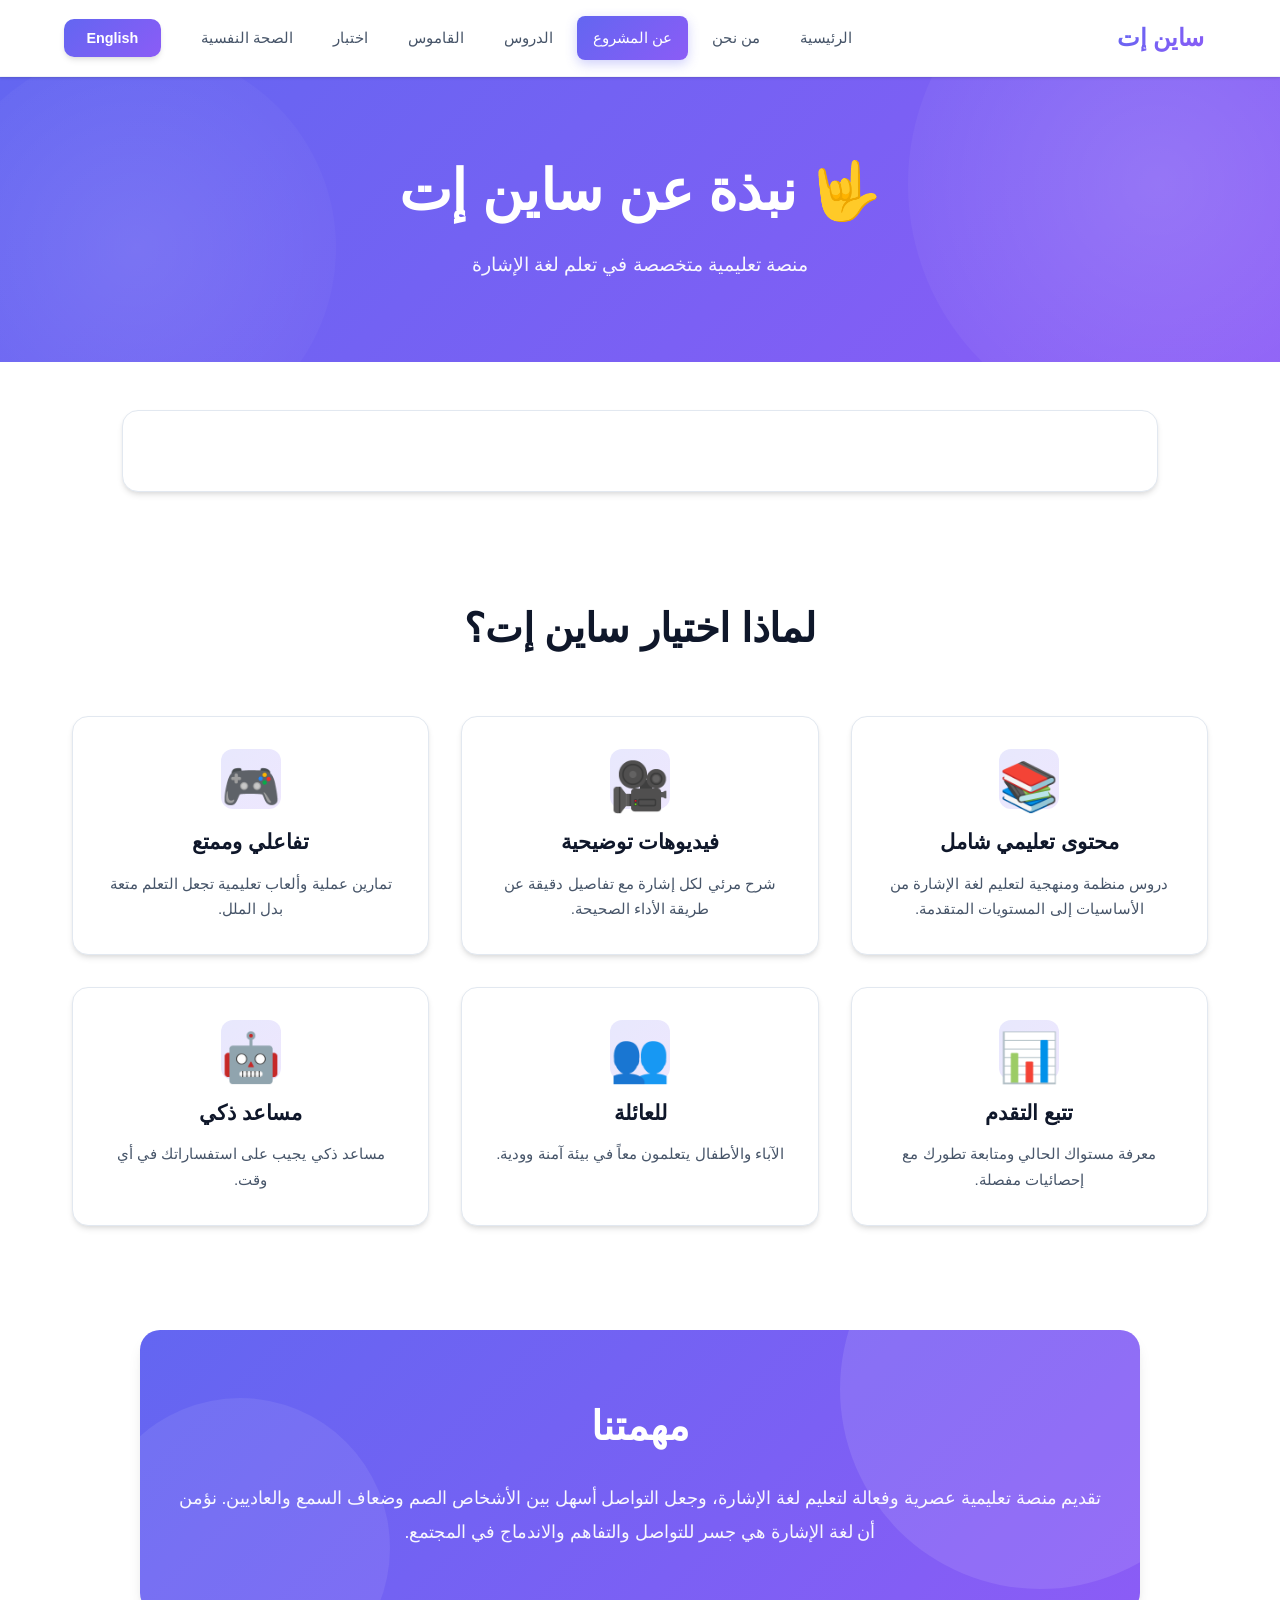
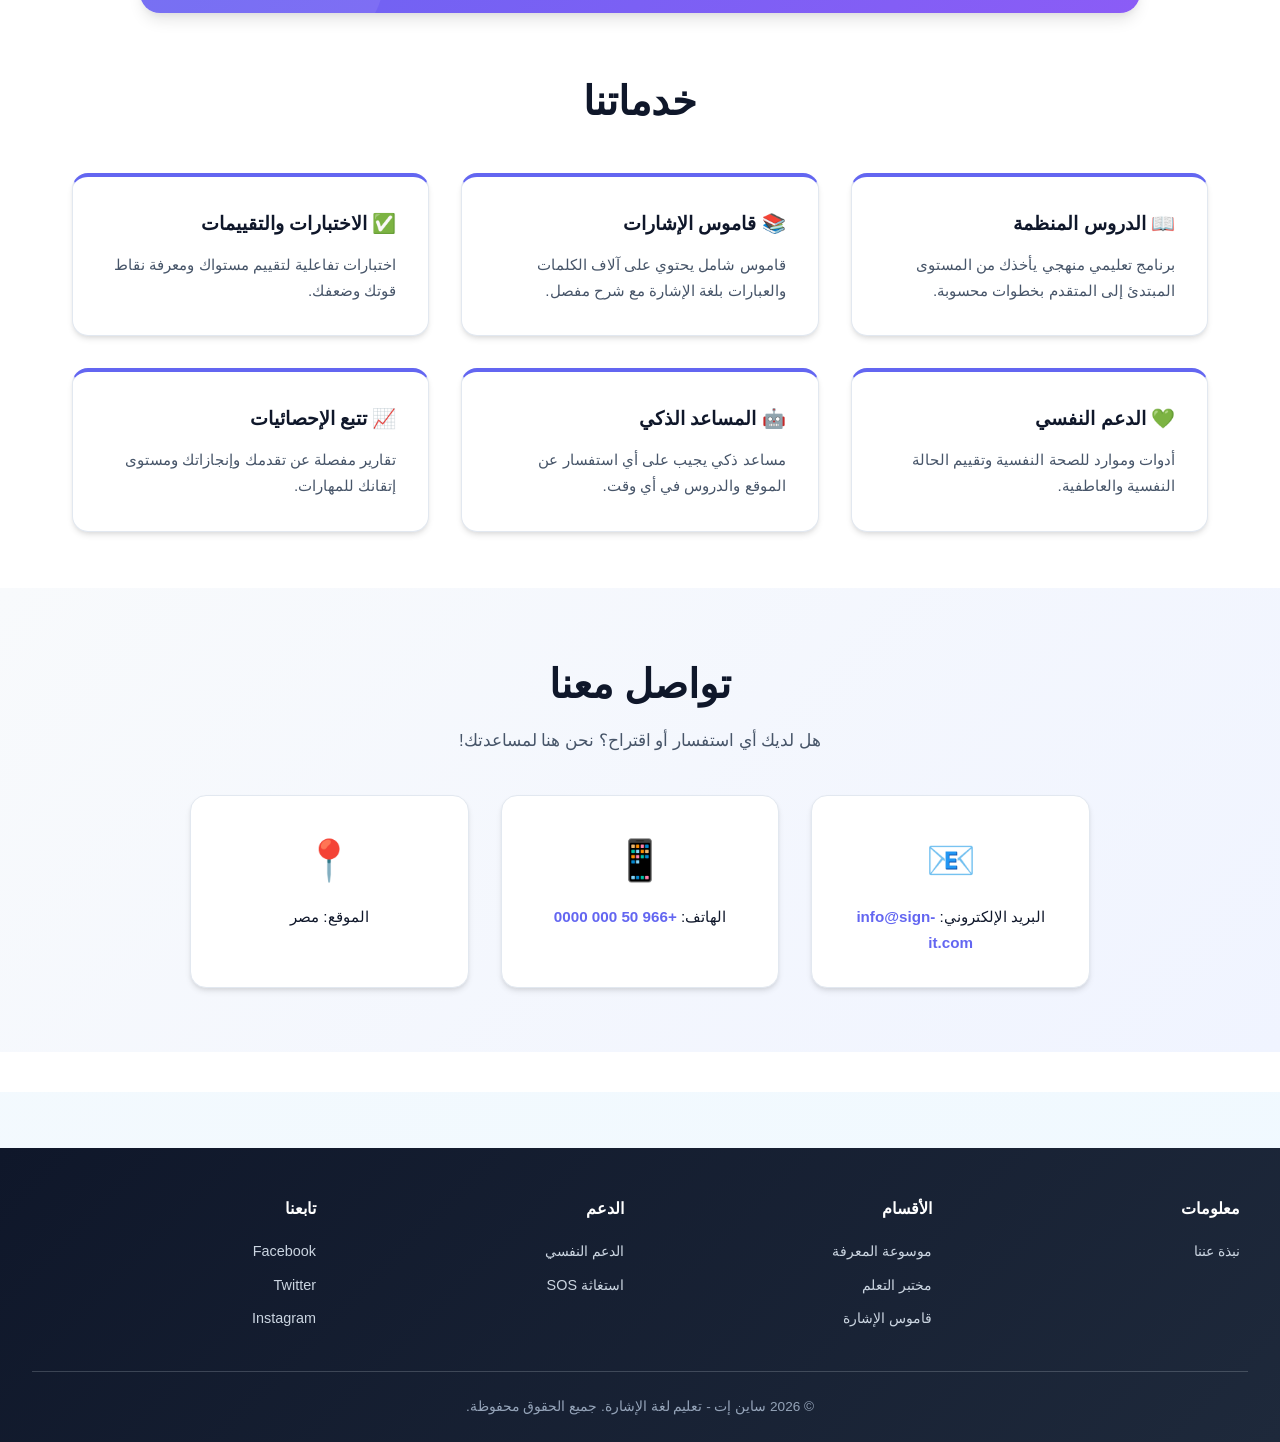
<file: about.html>
<!DOCTYPE html>
<html lang="ar" dir="rtl">
<head>
  <meta charset="UTF-8" />
  <meta name="viewport" content="width=device-width, initial-scale=1.0" />
  <title>نبذة عننا - ساين إت</title>
  <link rel="stylesheet" href="style.css" />
  <link rel="stylesheet" href="about-style.css" />
 
</head>
<body class="landing-body">
  <header class="landing-header">
    <div class="brand">
      <span class="brand-dot"></span>
      <span class="brand-text" data-i18n="landingBrand">ساين إت</span>
    </div>

    <div class="header-actions">
      <nav class="main-nav">
        <a class="nav-link" href="index.html" data-i18n="landingNavHome">الرئيسية</a>
        <a class="nav-link" href="team.html" data-i18n="landingNavAbout">من نحن</a>
        <a class="nav-link active" href="about.html">عن المشروع</a>
        <a class="nav-link" href="learning-lab.html" data-i18n="landingNavLessons">الدروس</a>
        <a class="nav-link" href="dictionary.html" data-i18n="landingNavDictionary">القاموس</a>
        <a class="nav-link" href="test-system.html" data-i18n="landingNavQuiz">اختبار</a>
        <a class="nav-link" href="psy-support.html" data-i18n="landingNavPsych">الصحة النفسية</a>
      </nav>
      <button id="langToggle" class="lang-btn" onclick="toggleLanguage(event)" aria-label="تبديل اللغة">English</button>
    </div>
  </header>

  <main class="about-main">
    <section class="about-hero">
      <div class="about-hero-content">
        <h1>🤟 نبذة عن ساين إت</h1>
        <p class="about-subtitle">منصة تعليمية متخصصة في تعلم لغة الإشارة</p>
      </div>
    </section>

    <div class="about-container">
      <section class="about-section" id="aboutContent">
        <!-- سيتم ملء هذا من قبل المسؤول -->
      </section>
    </div>

    <section class="about-features">
      <h2>لماذا اختيار ساين إت؟</h2>
      
      <div class="features-grid">
        <div class="feature-item">
          <div class="feature-icon">📚</div>
          <h3>محتوى تعليمي شامل</h3>
          <p>دروس منظمة ومنهجية لتعليم لغة الإشارة من الأساسيات إلى المستويات المتقدمة.</p>
        </div>
        
        <div class="feature-item">
          <div class="feature-icon">🎥</div>
          <h3>فيديوهات توضيحية</h3>
          <p>شرح مرئي لكل إشارة مع تفاصيل دقيقة عن طريقة الأداء الصحيحة.</p>
        </div>
        
        <div class="feature-item">
          <div class="feature-icon">🎮</div>
          <h3>تفاعلي وممتع</h3>
          <p>تمارين عملية وألعاب تعليمية تجعل التعلم متعة بدل الملل.</p>
        </div>
        
        <div class="feature-item">
          <div class="feature-icon">📊</div>
          <h3>تتبع التقدم</h3>
          <p>معرفة مستواك الحالي ومتابعة تطورك مع إحصائيات مفصلة.</p>
        </div>
        
        <div class="feature-item">
          <div class="feature-icon">👥</div>
          <h3>للعائلة</h3>
          <p>الآباء والأطفال يتعلمون معاً في بيئة آمنة وودية.</p>
        </div>
        
        <div class="feature-item">
          <div class="feature-icon">🤖</div>
          <h3>مساعد ذكي</h3>
          <p>مساعد ذكي يجيب على استفساراتك في أي وقت.</p>
        </div>
      </div>
    </section>

    <section class="about-mission">
      <div class="mission-content">
        <h2>مهمتنا</h2>
        <p>
          تقديم منصة تعليمية عصرية وفعالة لتعليم لغة الإشارة، وجعل التواصل أسهل بين 
          الأشخاص الصم وضعاف السمع والعاديين. نؤمن أن لغة الإشارة هي جسر للتواصل 
          والتفاهم والاندماج في المجتمع.
        </p>
      </div>
    </section>

    <section class="about-services">
      <h2>خدماتنا</h2>
      
      <div class="services-list">
        <div class="service-card">
          <h3>📖 الدروس المنظمة</h3>
          <p>برنامج تعليمي منهجي يأخذك من المستوى المبتدئ إلى المتقدم بخطوات محسوبة.</p>
        </div>
        
        <div class="service-card">
          <h3>📚 قاموس الإشارات</h3>
          <p>قاموس شامل يحتوي على آلاف الكلمات والعبارات بلغة الإشارة مع شرح مفصل.</p>
        </div>
        
        <div class="service-card">
          <h3>✅ الاختبارات والتقييمات</h3>
          <p>اختبارات تفاعلية لتقييم مستواك ومعرفة نقاط قوتك وضعفك.</p>
        </div>
        
        <div class="service-card">
          <h3>💚 الدعم النفسي</h3>
          <p>أدوات وموارد للصحة النفسية وتقييم الحالة النفسية والعاطفية.</p>
        </div>
        
        <div class="service-card">
          <h3>🤖 المساعد الذكي</h3>
          <p>مساعد ذكي يجيب على أي استفسار عن الموقع والدروس في أي وقت.</p>
        </div>
        
        <div class="service-card">
          <h3>📈 تتبع الإحصائيات</h3>
          <p>تقارير مفصلة عن تقدمك وإنجازاتك ومستوى إتقانك للمهارات.</p>
        </div>
      </div>
    </section>

    <section class="about-contact">
      <h2>تواصل معنا</h2>
      <p>هل لديك أي استفسار أو اقتراح؟ نحن هنا لمساعدتك!</p>
      
      <div class="contact-info">
        <div class="contact-item">
          <span>📧</span>
          <p>البريد الإلكتروني: <a href="mailto:info@sign-it.com">info@sign-it.com</a></p>
        </div>
        
        <div class="contact-item">
          <span>📱</span>
          <p>الهاتف: <a href="tel:+966500000000">+966 50 000 0000</a></p>
        </div>
        
        <div class="contact-item">
          <span>📍</span>
          <p>الموقع:   مصر</p>
        </div>
      </div>
    </section>
  </main>

  <footer class="landing-footer">
    <div class="footer-content">
      <div class="footer-section">
        <h4>معلومات</h4>
        <ul>
          <li><a href="about.html">نبذة عننا</a></li>
        </ul>
      </div>
      <div class="footer-section">
        <h4>الأقسام</h4>
        <ul>
          <li><a href="knowledge-hub.html">موسوعة المعرفة</a></li>
          <li><a href="learning-lab.html">مختبر التعلم</a></li>
          <li><a href="dictionary.html">قاموس الإشارة</a></li>
        </ul>
      </div>
      <div class="footer-section">
        <h4>الدعم</h4>
        <ul>
          <li><a href="psy-support.html">الدعم النفسي</a></li>
          <li><a href="sos-emergency.html">استغاثة SOS</a></li>
        </ul>
      </div>
      <div class="footer-section">
        <h4>تابعنا</h4>
        <ul>
          <li><a href="#">Facebook</a></li>
          <li><a href="#">Twitter</a></li>
          <li><a href="#">Instagram</a></li>
        </ul>
      </div>
    </div>
    <div class="footer-bottom">
      <p>&copy; 2026 ساين إت - تعليم لغة الإشارة. جميع الحقوق محفوظة.</p>
    </div>
  </footer>

  <script src="script.js"></script>
</body>
</html>
</file>
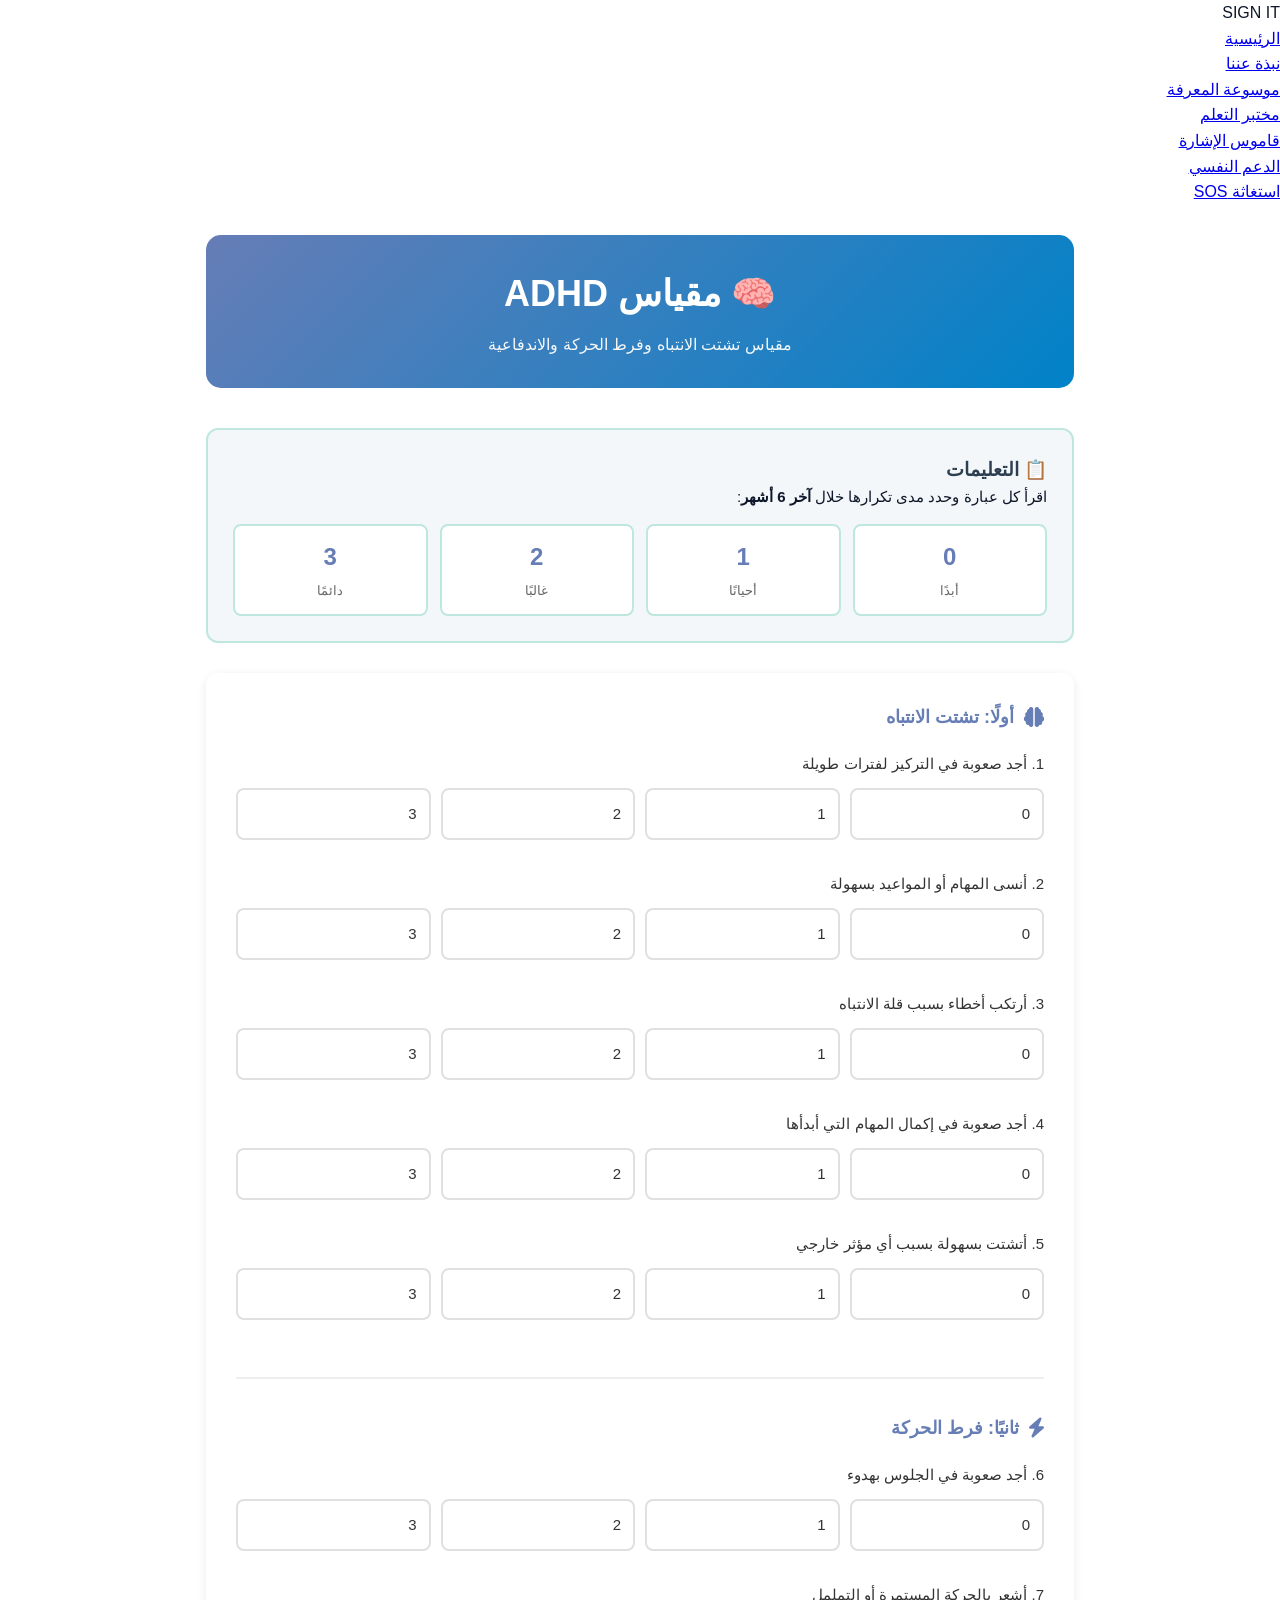
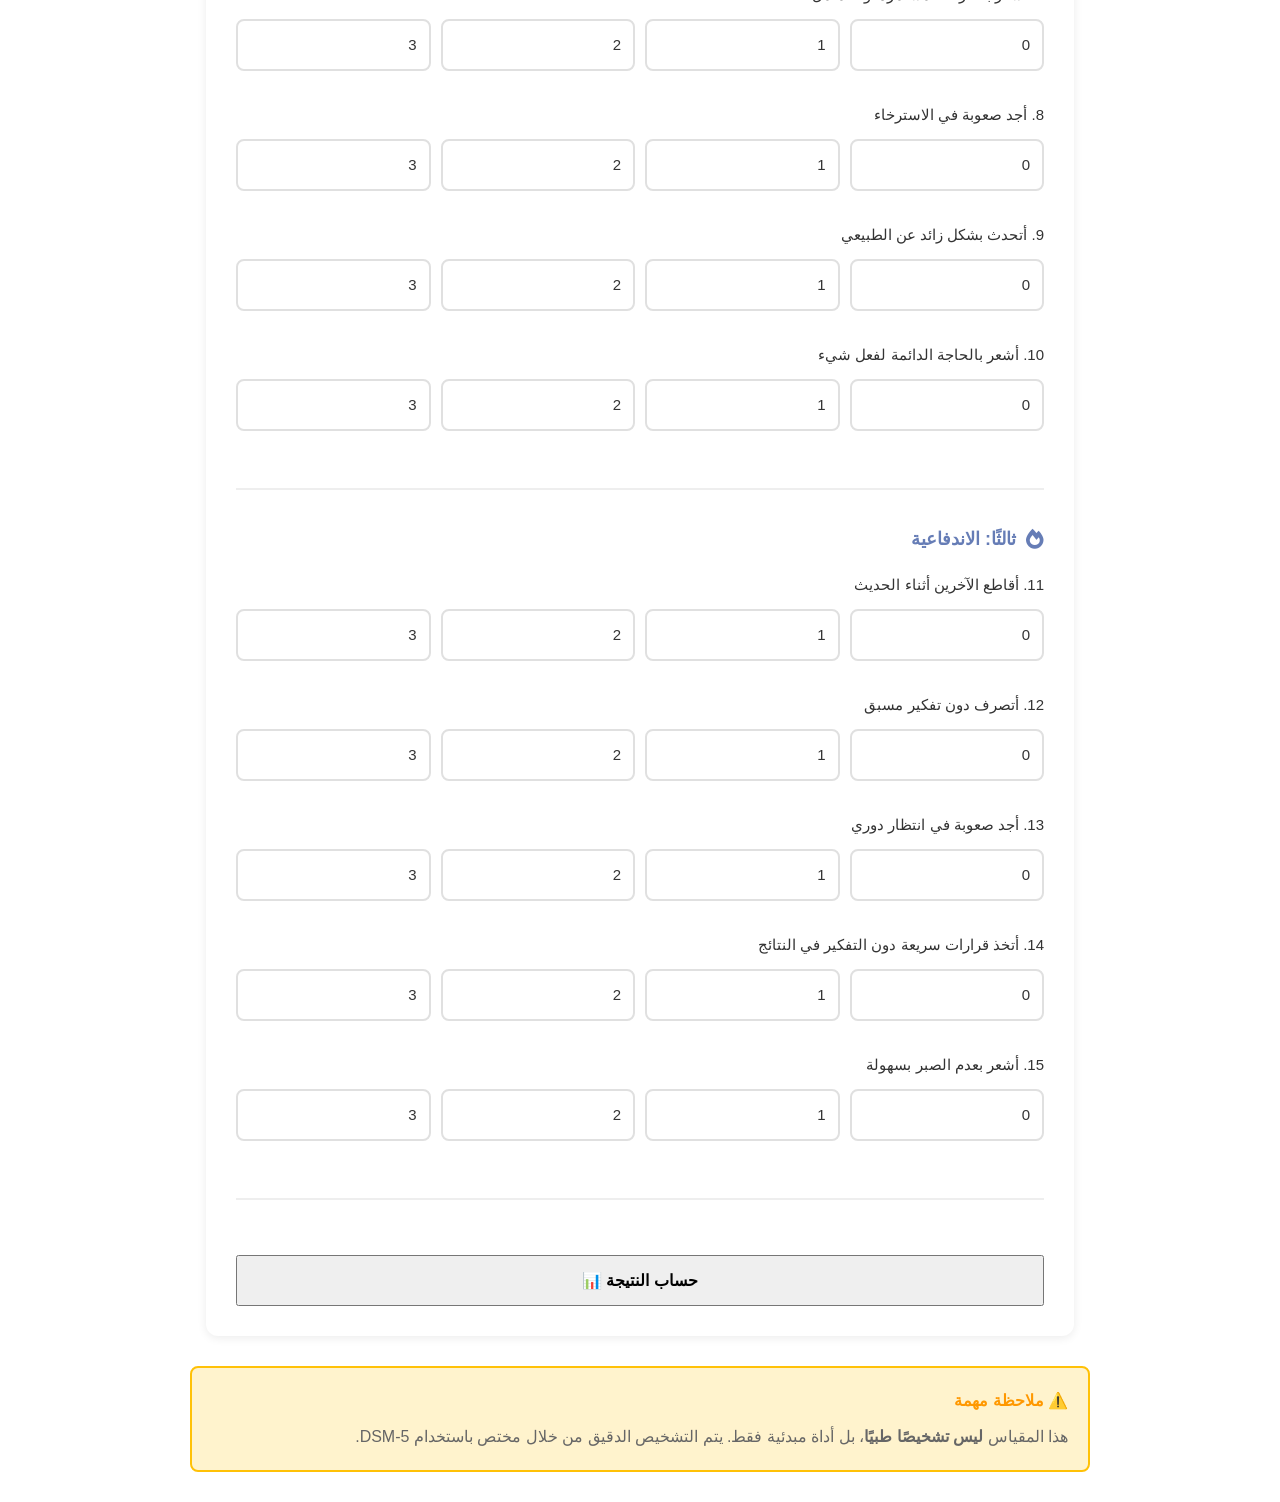
<file: adhd-scale.html>
<!DOCTYPE html>
<html lang="ar" dir="rtl">
<head>
    <meta charset="UTF-8">
    <meta name="viewport" content="width=device-width, initial-scale=1.0">
    <title>مقياس ADHD - تشتت الانتباه</title>
    <link rel="stylesheet" href="style.css">
    <link rel="stylesheet" href="adhd-scale-style.css">
    <link rel="stylesheet" href="https://cdnjs.cloudflare.com/ajax/libs/font-awesome/6.0.0/css/all.min.css">
</head>

<body>
    <header>
        <div class="logo">SIGN IT</div>
        <nav>
            <ul>
                <li><a href="index.html">الرئيسية</a></li>
                <li><a href="about.html">نبذة عننا</a></li>
                <li><a href="knowledge-hub.html">موسوعة المعرفة</a></li>
                <li><a href="learning-lab.html">مختبر التعلم</a></li>
                <li><a href="dictionary.html">قاموس الإشارة</a></li>
                <li><a href="psy-support.html">الدعم النفسي</a></li>
            </ul>
        </nav>
        <a href="sos-emergency.html" class="btn btn-sos">استغاثة SOS</a>
    </header>

    <section class="adhd-container">
        <div class="adhd-header">
            <h1>🧠 مقياس ADHD</h1>
            <p class="subtitle">مقياس تشتت الانتباه وفرط الحركة والاندفاعية</p>
        </div>

        <div class="adhd-instructions">
            <h3>📋 التعليمات</h3>
            <p>اقرأ كل عبارة وحدد مدى تكرارها خلال <strong>آخر 6 أشهر</strong>:</p>
            <div class="scale-options">
                <div class="option">
                    <span class="value">0</span>
                    <span class="label">أبدًا</span>
                </div>
                <div class="option">
                    <span class="value">1</span>
                    <span class="label">أحيانًا</span>
                </div>
                <div class="option">
                    <span class="value">2</span>
                    <span class="label">غالبًا</span>
                </div>
                <div class="option">
                    <span class="value">3</span>
                    <span class="label">دائمًا</span>
                </div>
            </div>
        </div>

        <form id="adhdForm" class="adhd-form">
            <!-- قسم تشتت الانتباه -->
            <div class="adhd-section">
                <h3><i class="fas fa-brain"></i> أولًا: تشتت الانتباه</h3>
                
                <div class="question-item">
                    <label for="q1">1. أجد صعوبة في التركيز لفترات طويلة</label>
                    <div class="radio-group">
                        <input type="radio" id="q1_0" name="question1" value="0" required>
                        <label for="q1_0" class="radio-label">0</label>
                        
                        <input type="radio" id="q1_1" name="question1" value="1">
                        <label for="q1_1" class="radio-label">1</label>
                        
                        <input type="radio" id="q1_2" name="question1" value="2">
                        <label for="q1_2" class="radio-label">2</label>
                        
                        <input type="radio" id="q1_3" name="question1" value="3">
                        <label for="q1_3" class="radio-label">3</label>
                    </div>
                </div>

                <div class="question-item">
                    <label for="q2">2. أنسى المهام أو المواعيد بسهولة</label>
                    <div class="radio-group">
                        <input type="radio" id="q2_0" name="question2" value="0" required>
                        <label for="q2_0" class="radio-label">0</label>
                        
                        <input type="radio" id="q2_1" name="question2" value="1">
                        <label for="q2_1" class="radio-label">1</label>
                        
                        <input type="radio" id="q2_2" name="question2" value="2">
                        <label for="q2_2" class="radio-label">2</label>
                        
                        <input type="radio" id="q2_3" name="question2" value="3">
                        <label for="q2_3" class="radio-label">3</label>
                    </div>
                </div>

                <div class="question-item">
                    <label for="q3">3. أرتكب أخطاء بسبب قلة الانتباه</label>
                    <div class="radio-group">
                        <input type="radio" id="q3_0" name="question3" value="0" required>
                        <label for="q3_0" class="radio-label">0</label>
                        
                        <input type="radio" id="q3_1" name="question3" value="1">
                        <label for="q3_1" class="radio-label">1</label>
                        
                        <input type="radio" id="q3_2" name="question3" value="2">
                        <label for="q3_2" class="radio-label">2</label>
                        
                        <input type="radio" id="q3_3" name="question3" value="3">
                        <label for="q3_3" class="radio-label">3</label>
                    </div>
                </div>

                <div class="question-item">
                    <label for="q4">4. أجد صعوبة في إكمال المهام التي أبدأها</label>
                    <div class="radio-group">
                        <input type="radio" id="q4_0" name="question4" value="0" required>
                        <label for="q4_0" class="radio-label">0</label>
                        
                        <input type="radio" id="q4_1" name="question4" value="1">
                        <label for="q4_1" class="radio-label">1</label>
                        
                        <input type="radio" id="q4_2" name="question4" value="2">
                        <label for="q4_2" class="radio-label">2</label>
                        
                        <input type="radio" id="q4_3" name="question4" value="3">
                        <label for="q4_3" class="radio-label">3</label>
                    </div>
                </div>

                <div class="question-item">
                    <label for="q5">5. أتشتت بسهولة بسبب أي مؤثر خارجي</label>
                    <div class="radio-group">
                        <input type="radio" id="q5_0" name="question5" value="0" required>
                        <label for="q5_0" class="radio-label">0</label>
                        
                        <input type="radio" id="q5_1" name="question5" value="1">
                        <label for="q5_1" class="radio-label">1</label>
                        
                        <input type="radio" id="q5_2" name="question5" value="2">
                        <label for="q5_2" class="radio-label">2</label>
                        
                        <input type="radio" id="q5_3" name="question5" value="3">
                        <label for="q5_3" class="radio-label">3</label>
                    </div>
                </div>
            </div>

            <!-- قسم فرط الحركة -->
            <div class="adhd-section">
                <h3><i class="fas fa-bolt"></i> ثانيًا: فرط الحركة</h3>
                
                <div class="question-item">
                    <label for="q6">6. أجد صعوبة في الجلوس بهدوء</label>
                    <div class="radio-group">
                        <input type="radio" id="q6_0" name="question6" value="0" required>
                        <label for="q6_0" class="radio-label">0</label>
                        
                        <input type="radio" id="q6_1" name="question6" value="1">
                        <label for="q6_1" class="radio-label">1</label>
                        
                        <input type="radio" id="q6_2" name="question6" value="2">
                        <label for="q6_2" class="radio-label">2</label>
                        
                        <input type="radio" id="q6_3" name="question6" value="3">
                        <label for="q6_3" class="radio-label">3</label>
                    </div>
                </div>

                <div class="question-item">
                    <label for="q7">7. أشعر بالحركة المستمرة أو التململ</label>
                    <div class="radio-group">
                        <input type="radio" id="q7_0" name="question7" value="0" required>
                        <label for="q7_0" class="radio-label">0</label>
                        
                        <input type="radio" id="q7_1" name="question7" value="1">
                        <label for="q7_1" class="radio-label">1</label>
                        
                        <input type="radio" id="q7_2" name="question7" value="2">
                        <label for="q7_2" class="radio-label">2</label>
                        
                        <input type="radio" id="q7_3" name="question7" value="3">
                        <label for="q7_3" class="radio-label">3</label>
                    </div>
                </div>

                <div class="question-item">
                    <label for="q8">8. أجد صعوبة في الاسترخاء</label>
                    <div class="radio-group">
                        <input type="radio" id="q8_0" name="question8" value="0" required>
                        <label for="q8_0" class="radio-label">0</label>
                        
                        <input type="radio" id="q8_1" name="question8" value="1">
                        <label for="q8_1" class="radio-label">1</label>
                        
                        <input type="radio" id="q8_2" name="question8" value="2">
                        <label for="q8_2" class="radio-label">2</label>
                        
                        <input type="radio" id="q8_3" name="question8" value="3">
                        <label for="q8_3" class="radio-label">3</label>
                    </div>
                </div>

                <div class="question-item">
                    <label for="q9">9. أتحدث بشكل زائد عن الطبيعي</label>
                    <div class="radio-group">
                        <input type="radio" id="q9_0" name="question9" value="0" required>
                        <label for="q9_0" class="radio-label">0</label>
                        
                        <input type="radio" id="q9_1" name="question9" value="1">
                        <label for="q9_1" class="radio-label">1</label>
                        
                        <input type="radio" id="q9_2" name="question9" value="2">
                        <label for="q9_2" class="radio-label">2</label>
                        
                        <input type="radio" id="q9_3" name="question9" value="3">
                        <label for="q9_3" class="radio-label">3</label>
                    </div>
                </div>

                <div class="question-item">
                    <label for="q10">10. أشعر بالحاجة الدائمة لفعل شيء</label>
                    <div class="radio-group">
                        <input type="radio" id="q10_0" name="question10" value="0" required>
                        <label for="q10_0" class="radio-label">0</label>
                        
                        <input type="radio" id="q10_1" name="question10" value="1">
                        <label for="q10_1" class="radio-label">1</label>
                        
                        <input type="radio" id="q10_2" name="question10" value="2">
                        <label for="q10_2" class="radio-label">2</label>
                        
                        <input type="radio" id="q10_3" name="question10" value="3">
                        <label for="q10_3" class="radio-label">3</label>
                    </div>
                </div>
            </div>

            <!-- قسم الاندفاعية -->
            <div class="adhd-section">
                <h3><i class="fas fa-fire"></i> ثالثًا: الاندفاعية</h3>
                
                <div class="question-item">
                    <label for="q11">11. أقاطع الآخرين أثناء الحديث</label>
                    <div class="radio-group">
                        <input type="radio" id="q11_0" name="question11" value="0" required>
                        <label for="q11_0" class="radio-label">0</label>
                        
                        <input type="radio" id="q11_1" name="question11" value="1">
                        <label for="q11_1" class="radio-label">1</label>
                        
                        <input type="radio" id="q11_2" name="question11" value="2">
                        <label for="q11_2" class="radio-label">2</label>
                        
                        <input type="radio" id="q11_3" name="question11" value="3">
                        <label for="q11_3" class="radio-label">3</label>
                    </div>
                </div>

                <div class="question-item">
                    <label for="q12">12. أتصرف دون تفكير مسبق</label>
                    <div class="radio-group">
                        <input type="radio" id="q12_0" name="question12" value="0" required>
                        <label for="q12_0" class="radio-label">0</label>
                        
                        <input type="radio" id="q12_1" name="question12" value="1">
                        <label for="q12_1" class="radio-label">1</label>
                        
                        <input type="radio" id="q12_2" name="question12" value="2">
                        <label for="q12_2" class="radio-label">2</label>
                        
                        <input type="radio" id="q12_3" name="question12" value="3">
                        <label for="q12_3" class="radio-label">3</label>
                    </div>
                </div>

                <div class="question-item">
                    <label for="q13">13. أجد صعوبة في انتظار دوري</label>
                    <div class="radio-group">
                        <input type="radio" id="q13_0" name="question13" value="0" required>
                        <label for="q13_0" class="radio-label">0</label>
                        
                        <input type="radio" id="q13_1" name="question13" value="1">
                        <label for="q13_1" class="radio-label">1</label>
                        
                        <input type="radio" id="q13_2" name="question13" value="2">
                        <label for="q13_2" class="radio-label">2</label>
                        
                        <input type="radio" id="q13_3" name="question13" value="3">
                        <label for="q13_3" class="radio-label">3</label>
                    </div>
                </div>

                <div class="question-item">
                    <label for="q14">14. أتخذ قرارات سريعة دون التفكير في النتائج</label>
                    <div class="radio-group">
                        <input type="radio" id="q14_0" name="question14" value="0" required>
                        <label for="q14_0" class="radio-label">0</label>
                        
                        <input type="radio" id="q14_1" name="question14" value="1">
                        <label for="q14_1" class="radio-label">1</label>
                        
                        <input type="radio" id="q14_2" name="question14" value="2">
                        <label for="q14_2" class="radio-label">2</label>
                        
                        <input type="radio" id="q14_3" name="question14" value="3">
                        <label for="q14_3" class="radio-label">3</label>
                    </div>
                </div>

                <div class="question-item">
                    <label for="q15">15. أشعر بعدم الصبر بسهولة</label>
                    <div class="radio-group">
                        <input type="radio" id="q15_0" name="question15" value="0" required>
                        <label for="q15_0" class="radio-label">0</label>
                        
                        <input type="radio" id="q15_1" name="question15" value="1">
                        <label for="q15_1" class="radio-label">1</label>
                        
                        <input type="radio" id="q15_2" name="question15" value="2">
                        <label for="q15_2" class="radio-label">2</label>
                        
                        <input type="radio" id="q15_3" name="question15" value="3">
                        <label for="q15_3" class="radio-label">3</label>
                    </div>
                </div>
            </div>

            <button type="submit" class="btn btn-primary">حساب النتيجة 📊</button>
        </form>

        <!-- نتيجة الاختبار -->
        <div id="result" class="result-container hidden">
            <h2>نتيجتك</h2>
            <div id="resultContent" class="result-content"></div>
            <button onclick="location.reload()" class="btn btn-primary">إعادة الاختبار</button>
        </div>
    </section>

    <div class="warning-box">
        <h4>⚠️ ملاحظة مهمة</h4>
        <p>هذا المقياس <strong>ليس تشخيصًا طبيًا</strong>، بل أداة مبدئية فقط. يتم التشخيص الدقيق من خلال مختص باستخدام DSM-5.</p>
    </div>

    <script src="adhd-scale-script.js"></script>
</body>

</html>
</file>
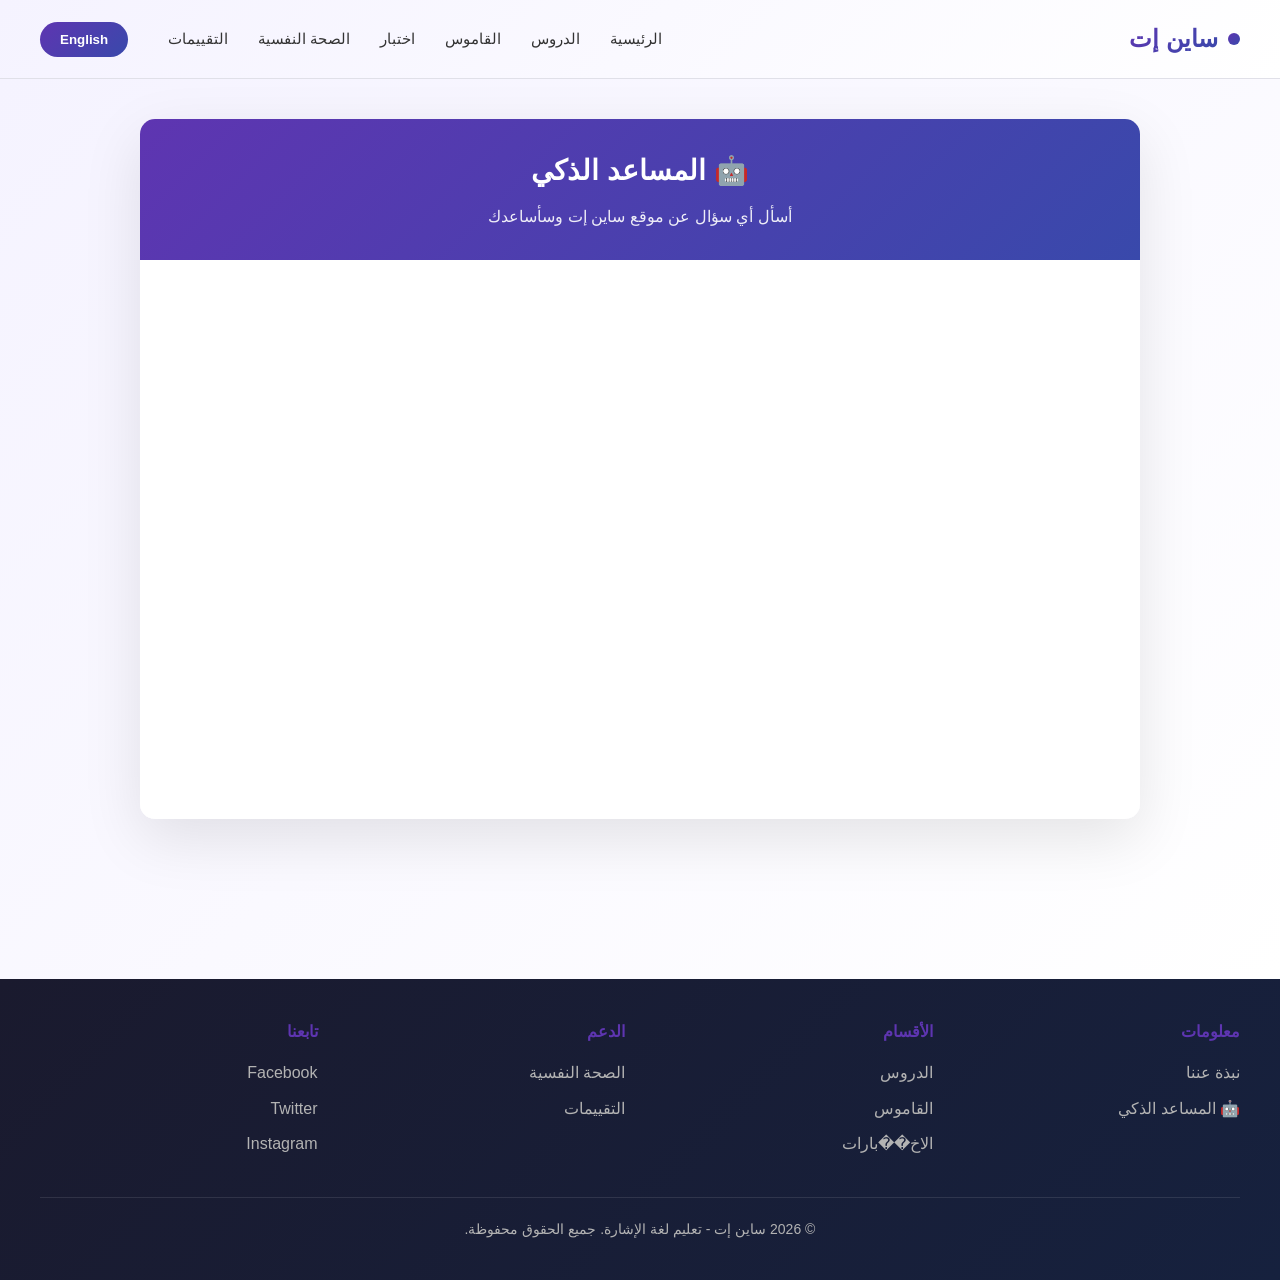
<file: ai-assistant.html>
<!DOCTYPE html>
<html lang="ar" dir="rtl">
<head>
  <meta charset="UTF-8" />
  <meta name="viewport" content="width=device-width, initial-scale=1.0" />
  <title>المساعد الذكي - ساين إت</title>
  <style>
    /* General Styles */
    * {
      margin: 0;
      padding: 0;
      box-sizing: border-box;
    }

    body {
      font-family: 'Segoe UI', Tahoma, Geneva, Verdana, sans-serif;
      line-height: 1.6;
      color: #333;
    }

    /* Landing Page Styles */
    .landing-body {
      display: flex;
      flex-direction: column;
      min-height: 100vh;
      background: #ffffff;
    }

    /* Header Styles */
    .landing-header {
      background: linear-gradient(135deg, #f5f3ff 0%, #ffffff 100%);
      padding: 20px 40px;
      display: flex;
      justify-content: space-between;
      align-items: center;
      box-shadow: 0 2px 10px rgba(0, 0, 0, 0.05);
      border-bottom: 1px solid #e0e0e8;
    }

    .brand {
      display: flex;
      align-items: center;
      gap: 10px;
      font-size: 24px;
      font-weight: bold;
      color: #5e35b1;
    }

    .brand-dot {
      width: 12px;
      height: 12px;
      background: linear-gradient(135deg, #5e35b1 0%, #3949ab 100%);
      border-radius: 50%;
    }

    .brand-text {
      background: linear-gradient(135deg, #5e35b1 0%, #3949ab 100%);
      -webkit-background-clip: text;
      -webkit-text-fill-color: transparent;
      background-clip: text;
    }

    /* Header Actions */
    .header-actions {
      display: flex;
      align-items: center;
      gap: 40px;
    }

    .main-nav {
      display: flex;
      gap: 30px;
    }

    .nav-link {
      text-decoration: none;
      color: #333;
      font-weight: 500;
      font-size: 15px;
      transition: all 0.3s;
      position: relative;
    }

    .nav-link::after {
      content: '';
      position: absolute;
      width: 0;
      height: 2px;
      bottom: -5px;
      background: linear-gradient(135deg, #5e35b1 0%, #3949ab 100%);
      transition: width 0.3s;
    }

    .nav-link:hover::after {
      width: 100%;
    }

    .lang-btn {
      padding: 10px 20px;
      background: linear-gradient(135deg, #5e35b1 0%, #3949ab 100%);
      color: white;
      border: none;
      border-radius: 20px;
      cursor: pointer;
      font-weight: 600;
      transition: all 0.3s;
    }

    .lang-btn:hover {
      transform: translateY(-2px);
      box-shadow: 0 4px 12px rgba(94, 53, 177, 0.3);
    }

    /* AI Assistant Main */
    .ai-assistant-main {
      min-height: 100vh;
      padding: 40px 20px;
      background: linear-gradient(135deg, #f5f3ff 0%, #ffffff 100%);
      flex-grow: 1;
    }

    .assistant-container {
      max-width: 1000px;
      margin: 0 auto;
      background: white;
      border-radius: 15px;
      box-shadow: 0 20px 60px rgba(0, 0, 0, 0.1);
      overflow: hidden;
      display: flex;
      flex-direction: column;
      height: 90vh;
      max-height: 700px;
    }

    .assistant-header {
      background: linear-gradient(135deg, #5e35b1 0%, #3949ab 100%);
      color: white;
      padding: 30px;
      text-align: center;
    }

    .assistant-header h1 {
      margin: 0 0 10px 0;
      font-size: 28px;
      font-weight: bold;
    }

    .assistant-header p {
      margin: 0;
      opacity: 0.9;
      font-size: 16px;
    }

    /* Chatbase Container */
    .chatbase-wrapper {
      flex: 1;
      overflow: hidden;
      background: #f8f7fa;
      position: relative;
    }

    .chatbase-wrapper iframe {
      width: 100%;
      height: 100%;
      border: none;
      background: white;
    }

    /* Footer Styles */
    .landing-footer {
      background: linear-gradient(135deg, #1a1a2e 0%, #16213e 100%);
      color: white;
      padding: 40px;
      margin-top: auto;
    }

    .footer-content {
      max-width: 1200px;
      margin: 0 auto;
      display: grid;
      grid-template-columns: repeat(auto-fit, minmax(250px, 1fr));
      gap: 30px;
      margin-bottom: 30px;
    }

    .footer-section h4 {
      margin-bottom: 15px;
      font-size: 16px;
      color: #5e35b1;
    }

    .footer-section ul {
      list-style: none;
    }

    .footer-section ul li {
      margin-bottom: 10px;
    }

    .footer-section a {
      color: #b3b3b3;
      text-decoration: none;
      transition: all 0.3s;
      display: inline-flex;
      align-items: center;
      gap: 8px;
    }

    .footer-section a:hover {
      color: #5e35b1;
      padding-right: 5px;
    }

    .footer-bottom {
      border-top: 1px solid rgba(255, 255, 255, 0.1);
      padding-top: 20px;
      text-align: center;
      color: #b3b3b3;
      font-size: 14px;
    }

    /* Responsive Design */
    @media (max-width: 768px) {
      .landing-header {
        flex-direction: column;
        gap: 20px;
        padding: 15px 20px;
      }

      .header-actions {
        flex-direction: column;
        gap: 15px;
        width: 100%;
      }

      .main-nav {
        flex-direction: column;
        gap: 10px;
        width: 100%;
      }

      .nav-link {
        padding: 8px 0;
      }

      .assistant-container {
        max-height: none;
        height: auto;
        min-height: 80vh;
      }

      .assistant-header {
        padding: 20px;
      }

      .assistant-header h1 {
        font-size: 24px;
      }

      .footer-content {
        grid-template-columns: 1fr;
        gap: 20px;
      }
    }

    @media (max-width: 480px) {
      .landing-header {
        padding: 10px 15px;
      }

      .brand {
        font-size: 20px;
      }

      .main-nav {
        display: none;
      }

      .assistant-header h1 {
        font-size: 20px;
      }

      .assistant-header p {
        font-size: 14px;
      }
    }
  </style>
</head>
<body class="landing-body">
  <header class="landing-header">
    <div class="brand">
      <span class="brand-dot"></span>
      <span class="brand-text" data-i18n="landingBrand">ساين إت</span>
    </div>

    <div class="header-actions">
      <nav class="main-nav">
        <a class="nav-link" href="index.html" data-i18n="landingNavHome">الرئيسية</a>
        <a class="nav-link" href="learning-lab.html" data-i18n="landingNavLessons">الدروس</a>
        <a class="nav-link" href="ai-dictionary.html" data-i18n="landingNavDictionary">القاموس</a>
        <a class="nav-link" href="iq-test.html" data-i18n="landingNavQuiz">اختبار</a>
        <a class="nav-link" href="psychological-support.html" data-i18n="landingNavPsych">الصحة النفسية</a>
        <a class="nav-link" href="knowledge-hub.html" data-i18n="landingNavAssessments">التقييمات</a>
      </nav>
      <button id="langToggle" class="lang-btn" aria-label="تبديل اللغة">English</button>
    </div>
  </header>

  <main class="ai-assistant-main">
    <div class="assistant-container">
      <div class="assistant-header">
        <h1>🤖 المساعد الذكي</h1>
        <p>أسأل أي سؤال عن موقع ساين إت وسأساعدك</p>
      </div>

      <div class="chatbase-wrapper">
        <iframe 
          src="https://chatbase.co/chatbot-iframe/41qfAmm_LuIhzoNDIoJCv"
          title="المساعد الذكي - ساين إت"
          allow="accelerometer; autoplay; clipboard-write; encrypted-media; gyroscope; picture-in-picture"
          allowfullscreen
          loading="lazy"
        ></iframe>
      </div>
    </div>
  </main>

  <footer class="landing-footer">
    <div class="footer-content">
      <div class="footer-section">
        <h4>معلومات</h4>
        <ul>
          <li><a href="about.html">نبذة عننا</a></li>
          <li><a href="ai-assistant.html">🤖 المساعد الذكي</a></li>
        </ul>
      </div>
      <div class="footer-section">
        <h4>الأقسام</h4>
        <ul>
          <li><a href="learning-lab.html">الدروس</a></li>
          <li><a href="ai-dictionary.html">القاموس</a></li>
          <li><a href="iq-test.html">الاخ��بارات</a></li>
        </ul>
      </div>
      <div class="footer-section">
        <h4>الدعم</h4>
        <ul>
          <li><a href="psychological-support.html">الصحة النفسية</a></li>
          <li><a href="knowledge-hub.html">التقييمات</a></li>
        </ul>
      </div>
      <div class="footer-section">
        <h4>تابعنا</h4>
        <ul>
          <li><a href="#">Facebook</a></li>
          <li><a href="#">Twitter</a></li>
          <li><a href="#">Instagram</a></li>
        </ul>
      </div>
    </div>
    <div class="footer-bottom">
      <p>&copy; 2026 ساين إت - تعليم لغة الإشارة. جميع الحقوق محفوظة.</p>
    </div>
  </footer>
</body>
</html>
</file>
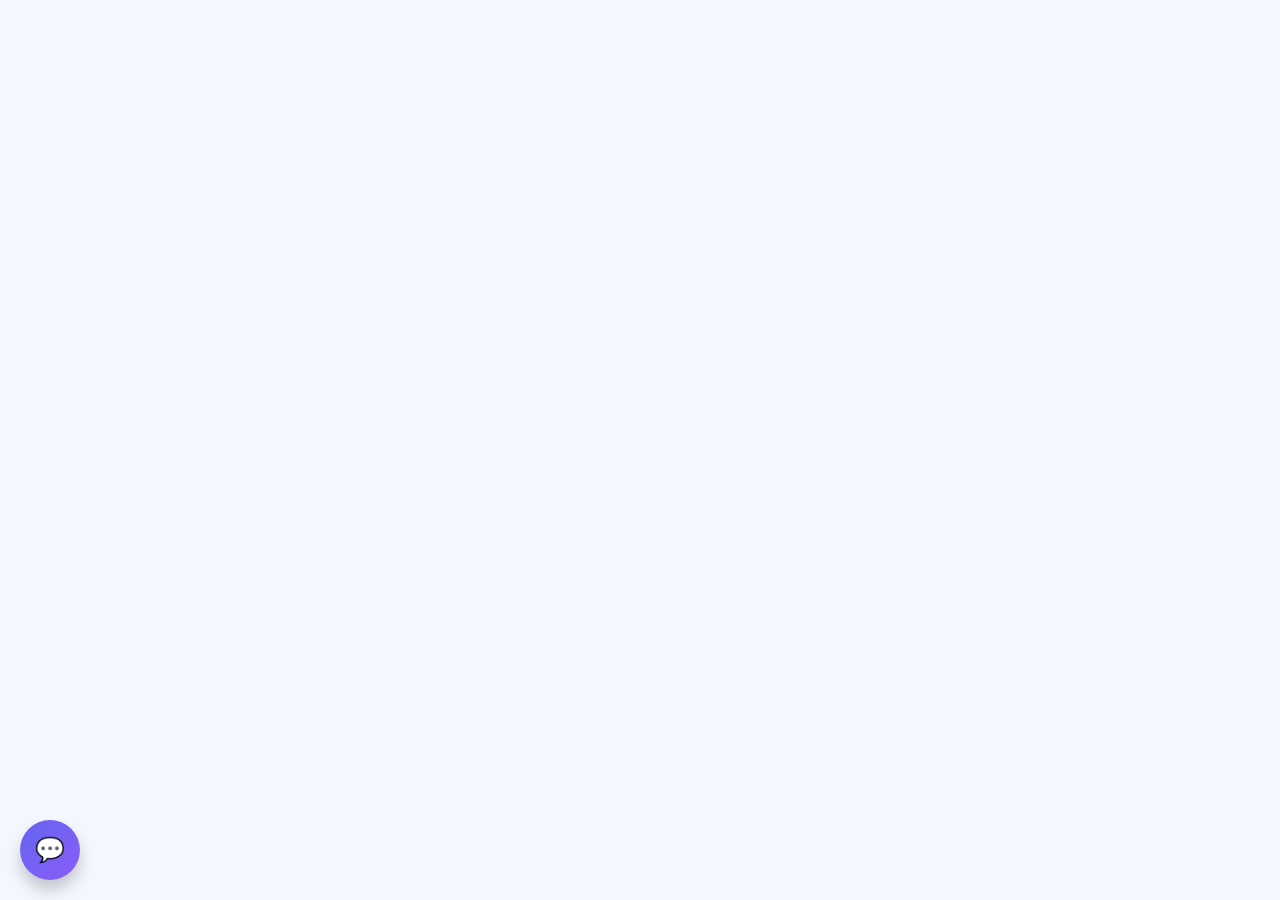
<file: chat.html>
<!DOCTYPE html>
<html lang="ar" dir="rtl">

<head>
  <meta charset="UTF-8" />
  <meta name="viewport" content="width=device-width, initial-scale=1.0" />
  <title>Chat Widget</title>

  <style>
    /* ===== ROOT ===== */
    :root {
      --primary: #6366F1;
      --secondary: #8B5CF6;
      --white: #FFFFFF;
      --shadow-lg: 0 10px 15px rgba(0,0,0,0.2);
      --shadow-xl: 0 20px 25px rgba(0,0,0,0.25);
    }

    * {
      margin: 0;
      padding: 0;
      box-sizing: border-box;
      font-family: Arial, sans-serif;
    }

    body {
      min-height: 100vh;
      background: #f5f7ff;
    }

    /* ===== زر الشات (أسفل الشمال 100%) ===== */
    .chatbot-toggle {
      position: fixed !important;
      bottom: 20px !important;
      left: 20px !important;
      right: auto !important;

      width: 60px;
      height: 60px;

      border: none;
      border-radius: 50%;
      background: linear-gradient(135deg, var(--primary), var(--secondary));
      color: white;
      font-size: 24px;

      cursor: pointer;
      box-shadow: var(--shadow-lg);
      z-index: 99999;

      display: flex;
      align-items: center;
      justify-content: center;

      transition: 0.3s;
    }

    .chatbot-toggle:hover {
      transform: scale(1.1);
    }

    /* ===== نافذة الشات ===== */
    .chatbot-window {
      position: fixed;
      bottom: 90px;
      left: 20px;
      right: auto;

      width: 360px;
      height: 500px;

      background: white;
      border-radius: 16px;
      box-shadow: var(--shadow-xl);

      display: flex;
      flex-direction: column;

      opacity: 0;
      transform: translateY(20px);
      pointer-events: none;

      transition: 0.3s ease;
      overflow: hidden;
      z-index: 99999;
    }

    .chatbot-window.open {
      opacity: 1;
      transform: translateY(0);
      pointer-events: auto;
    }

    /* ===== HEADER ===== */
    .chatbot-header {
      background: linear-gradient(135deg, var(--primary), var(--secondary));
      color: white;

      padding: 12px;
      display: flex;
      justify-content: space-between;
      align-items: center;
    }

    .chatbot-title {
      font-size: 16px;
      font-weight: bold;
    }

    .chatbot-close {
      border: none;
      background: transparent;
      color: white;
      font-size: 18px;
      cursor: pointer;
    }

    /* ===== CHAT BODY ===== */
    .chat-body {
      flex: 1;
    }

    iframe {
      width: 100%;
      height: 100%;
      border: none;
    }
  </style>
</head>

<body>

  <!-- زر الشات -->
  <button class="chatbot-toggle" onclick="openChat()">💬</button>

  <!-- نافذة الشات -->
  <div id="chatPopup" class="chatbot-window">

    <div class="chatbot-header">
      <div class="chatbot-title">Live Chat</div>
      <button class="chatbot-close" onclick="closeChat()">✖</button>
    </div>

    <div class="chat-body">
      <iframe src="chat.html"></iframe>
    </div>

  </div>

  <!-- JS -->
  <script>
    function openChat() {
      document.getElementById("chatPopup").classList.add("open");
    }

    function closeChat() {
      document.getElementById("chatPopup").classList.remove("open");
    }
  </script>

</body>

</html>
</file>
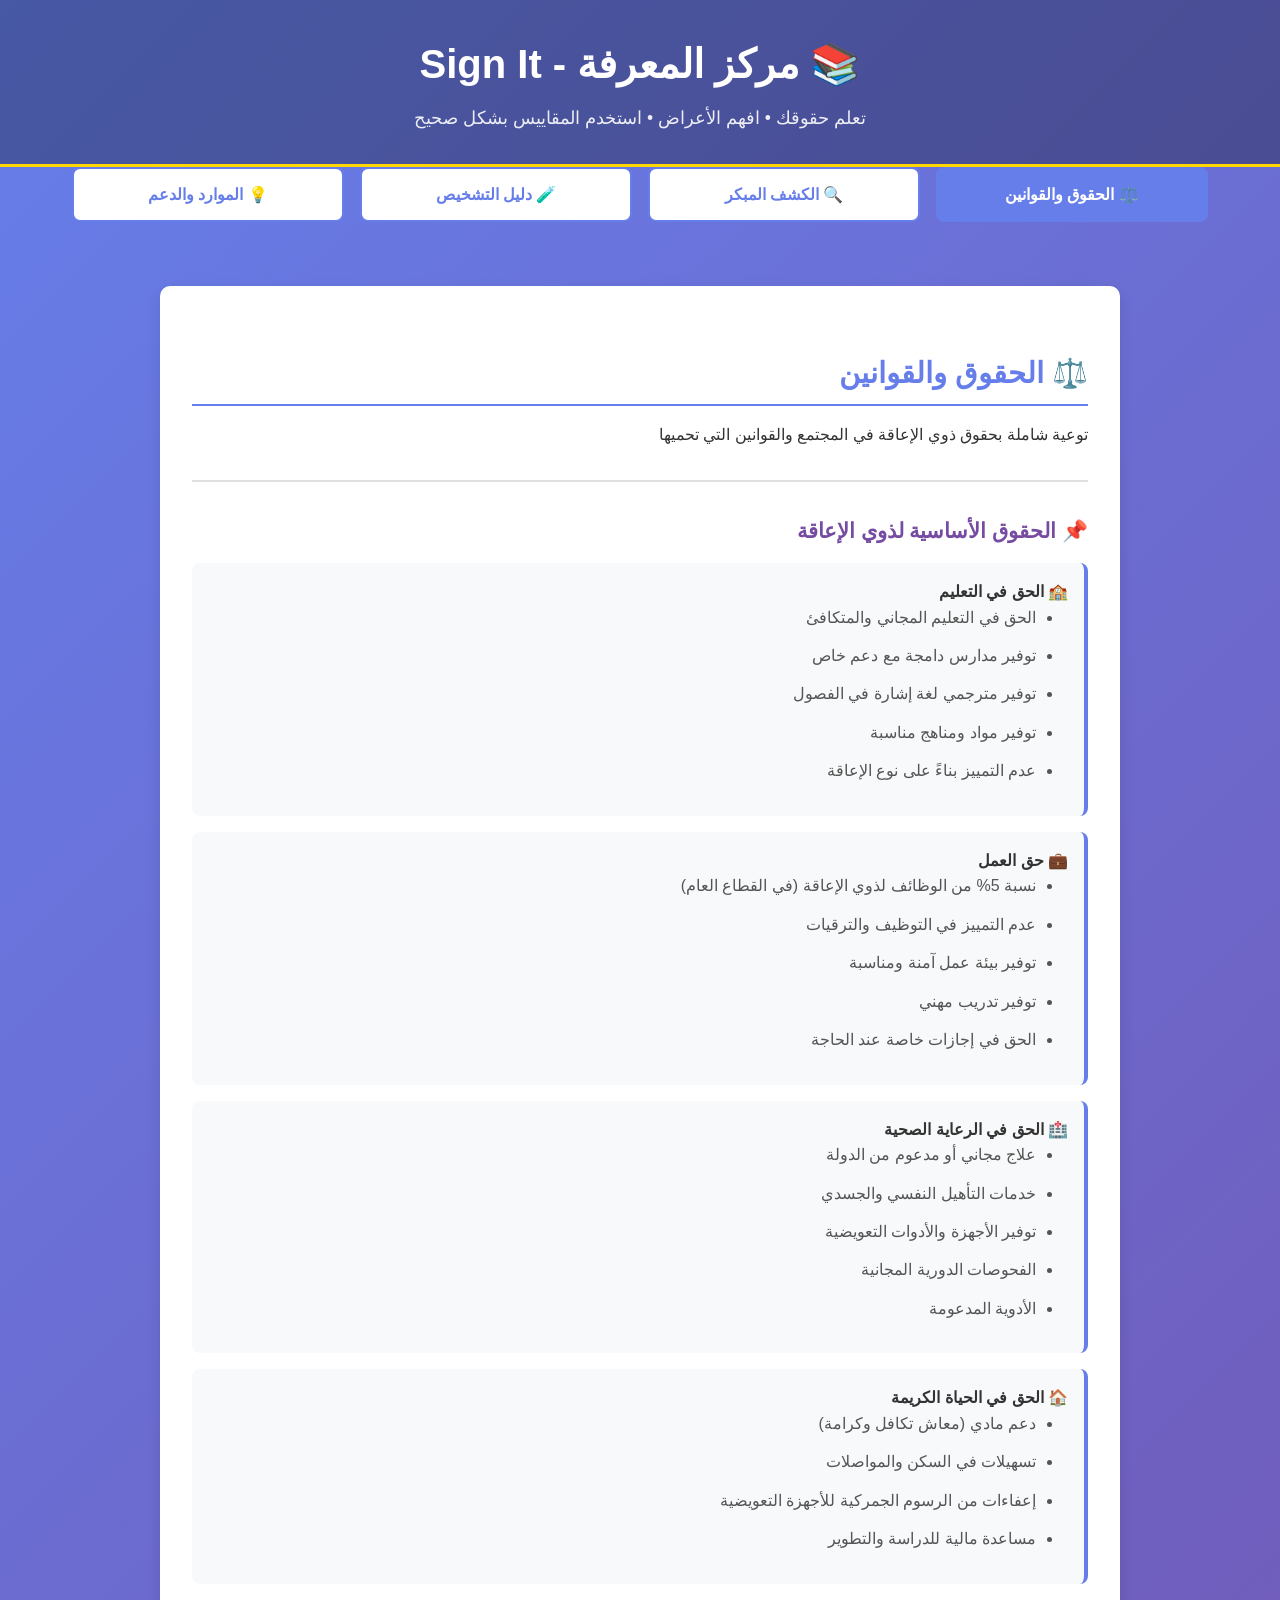
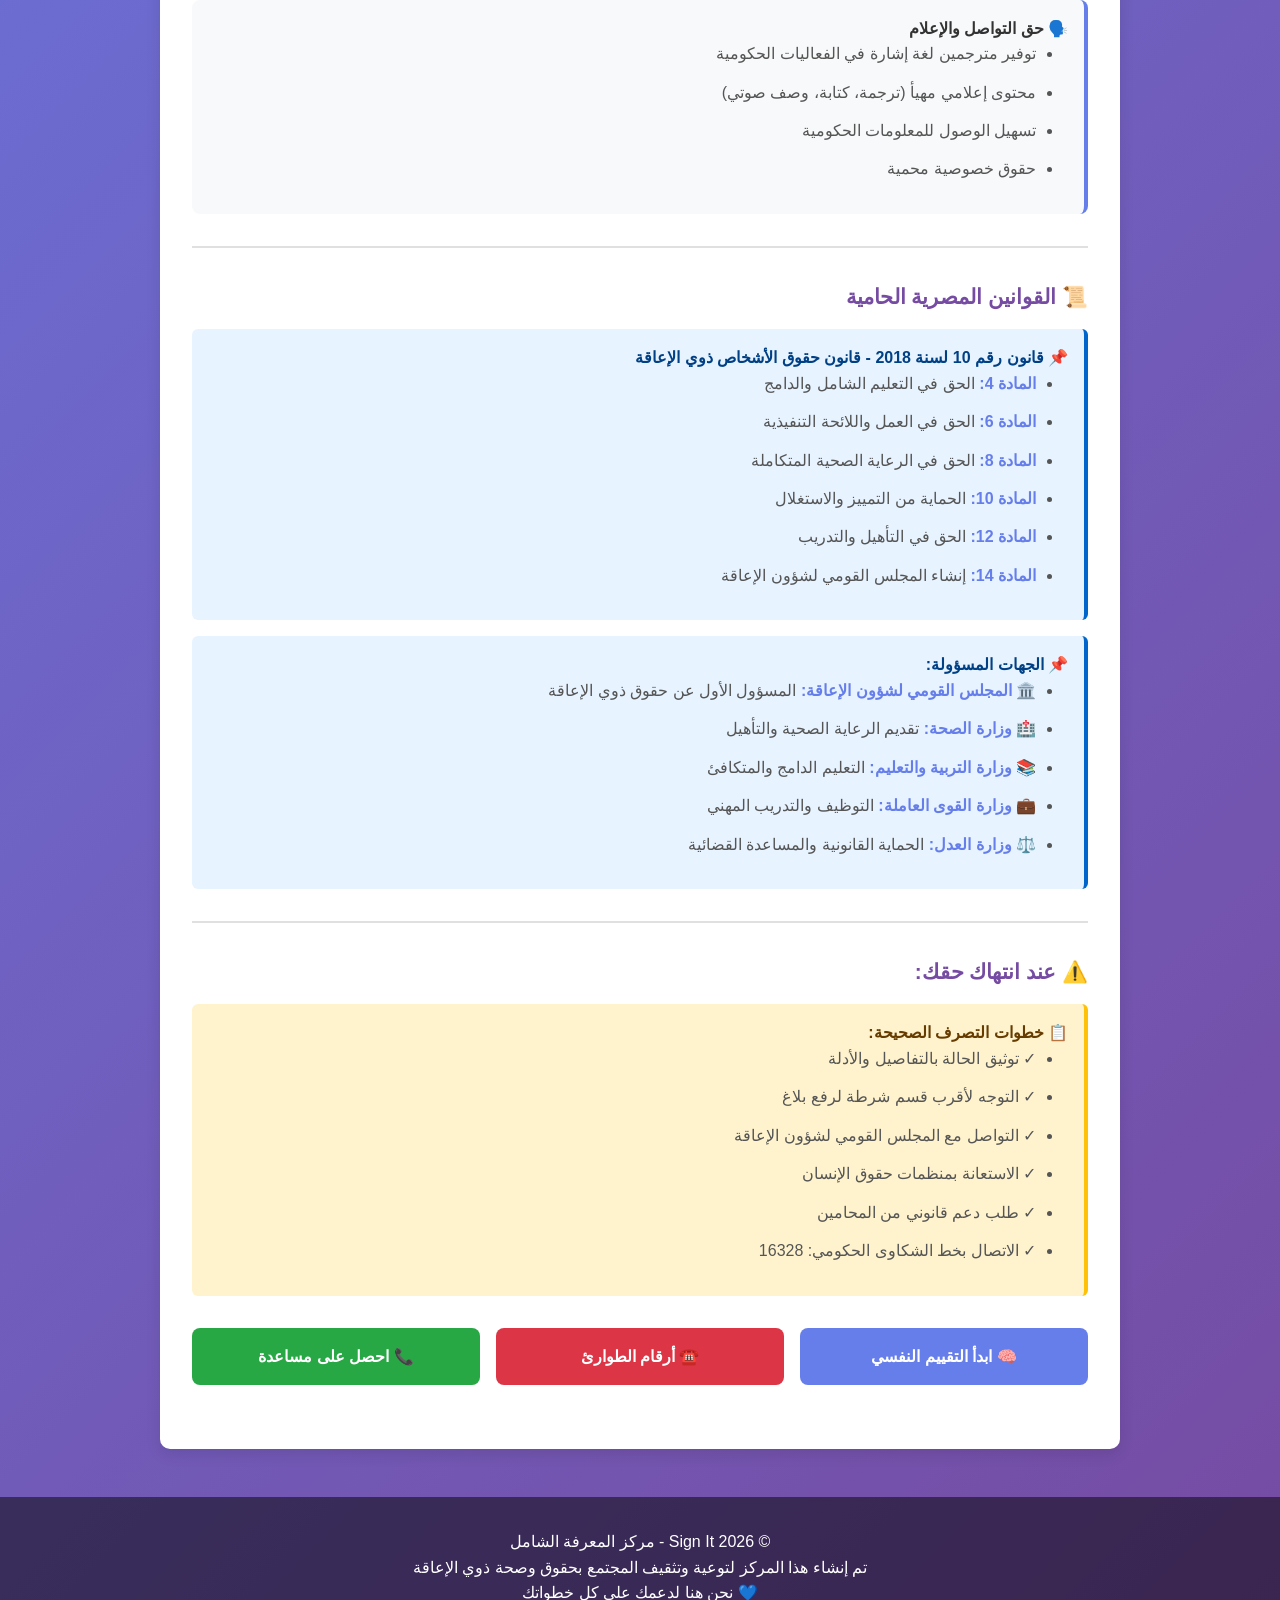
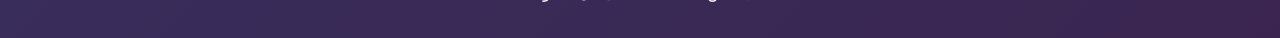
<file: knowledge-hub.html>
<!DOCTYPE html>
<html lang="ar" dir="rtl">
<head>
    
    <meta charset="UTF-8">
    <meta name="viewport" content="width=device-width, initial-scale=1.0">
    <title>مركز المعرفة - Sign It</title>
    <style>
        * {
            margin: 0;
            padding: 0;
            box-sizing: border-box;
        }

        body {
            font-family: 'Segoe UI', Tahoma, Geneva, Verdana, sans-serif;
            background: linear-gradient(135deg, #667eea 0%, #764ba2 100%);
            direction: rtl;
            color: #333;
            line-height: 1.6;
        }

        .header {
            background: rgba(0,0,0,0.3);
            padding: 2rem;
            text-align: center;
            color: white;
            border-bottom: 3px solid #ffd700;
        }

        .header h1 {
            font-size: 2.5rem;
            margin-bottom: 0.5rem;
        }

        .header p {
            font-size: 1.1rem;
            opacity: 0.9;
        }

        .nav-buttons {
            display: grid;
            grid-template-columns: repeat(auto-fit, minmax(200px, 1fr));
            gap: 1rem;
            padding: 2rem;
            max-width: 1200px;
            margin: -2rem auto 2rem;
            position: relative;
            z-index: 10;
        }

        .nav-btn {
            background: white;
            border: 2px solid #667eea;
            padding: 1rem;
            border-radius: 8px;
            cursor: pointer;
            font-weight: 600;
            font-size: 1rem;
            transition: all 0.3s;
            color: #667eea;
        }

        .nav-btn:hover {
            background: #667eea;
            color: white;
            transform: translateY(-3px);
            box-shadow: 0 5px 15px rgba(0,0,0,0.2);
        }

        .nav-btn.active {
            background: #667eea;
            color: white;
        }

        .container {
            max-width: 1000px;
            margin: 0 auto;
            padding: 0 20px;
        }

        .section {
            display: none;
            animation: fadeIn 0.5s;
        }

        .section.active {
            display: block;
        }

        @keyframes fadeIn {
            from { opacity: 0; transform: translateY(10px); }
            to { opacity: 1; transform: translateY(0); }
        }

        .section-content {
            background: white;
            padding: 2rem;
            border-radius: 10px;
            margin-bottom: 2rem;
            box-shadow: 0 5px 15px rgba(0,0,0,0.1);
        }

        .section h2 {
            color: #667eea;
            margin: 2rem 0 1rem;
            font-size: 1.8rem;
            border-bottom: 2px solid #667eea;
            padding-bottom: 0.5rem;
        }

        .section h3 {
            color: #764ba2;
            margin: 1.5rem 0 0.8rem;
            font-size: 1.3rem;
        }

        .section ul {
            margin-right: 2rem;
            margin-bottom: 1rem;
        }

        .section li {
            margin-bottom: 0.8rem;
            color: #555;
            font-size: 1rem;
        }

        .section li strong {
            color: #667eea;
        }

        hr {
            border: none;
            border-top: 2px solid #e0e0e0;
            margin: 2rem 0;
        }

        .alert {
            background: #fff3cd;
            border-right: 4px solid #ffc107;
            padding: 1rem;
            border-radius: 6px;
            margin: 1rem 0;
            color: #856404;
        }

        .alert strong {
            color: #663c00;
        }

        .success-box {
            background: #d4edda;
            border-right: 4px solid #28a745;
            padding: 1rem;
            border-radius: 6px;
            margin: 1rem 0;
            color: #155724;
        }

        .info-card {
            background: #e7f3ff;
            border-right: 4px solid #0066cc;
            padding: 1rem;
            border-radius: 6px;
            margin: 1rem 0;
            color: #004085;
        }

        .quick-links {
            display: grid;
            grid-template-columns: repeat(auto-fit, minmax(150px, 1fr));
            gap: 1rem;
            margin: 1.5rem 0;
        }

        .quick-link {
            background: #f8f9fa;
            padding: 1rem;
            border-radius: 8px;
            text-align: center;
            cursor: pointer;
            transition: all 0.3s;
            border: 2px solid #667eea;
        }

        .quick-link:hover {
            background: #667eea;
            color: white;
            transform: scale(1.05);
        }

        .quick-link-icon {
            font-size: 1.5rem;
            margin-bottom: 0.5rem;
        }

        .action-buttons {
            display: grid;
            grid-template-columns: repeat(auto-fit, minmax(200px, 1fr));
            gap: 1rem;
            margin: 2rem 0;
        }

        .action-btn {
            padding: 1rem 1.5rem;
            border: none;
            border-radius: 8px;
            font-size: 1rem;
            font-weight: 600;
            cursor: pointer;
            transition: all 0.3s;
            text-decoration: none;
            display: inline-block;
            text-align: center;
        }

        .btn-primary {
            background: #667eea;
            color: white;
        }

        .btn-primary:hover {
            background: #764ba2;
            transform: translateY(-3px);
            box-shadow: 0 5px 15px rgba(102, 126, 234, 0.4);
        }

        .btn-emergency {
            background: #dc3545;
            color: white;
        }

        .btn-emergency:hover {
            background: #c82333;
            transform: translateY(-3px);
            box-shadow: 0 5px 15px rgba(220, 53, 69, 0.4);
        }

        .btn-success {
            background: #28a745;
            color: white;
        }

        .btn-success:hover {
            background: #218838;
            transform: translateY(-3px);
            box-shadow: 0 5px 15px rgba(40, 167, 69, 0.4);
        }

        .law-item {
            background: #f8f9fa;
            padding: 1rem;
            border-radius: 8px;
            margin: 1rem 0;
            border-right: 4px solid #667eea;
        }

        .footer {
            background: rgba(0,0,0,0.5);
            color: white;
            text-align: center;
            padding: 2rem;
            margin-top: 3rem;
        }

        .breadcrumb {
            background: white;
            padding: 1rem;
            border-radius: 6px;
            margin-bottom: 1rem;
            font-size: 0.9rem;
            color: #667eea;
        }

        @media (max-width: 768px) {
            .header h1 {
                font-size: 1.8rem;
            }

            .section-content {
                padding: 1rem;
            }

            .nav-buttons {
                grid-template-columns: repeat(2, 1fr);
                padding: 1rem;
            }

            .section h2 {
                font-size: 1.4rem;
            }

            .section h3 {
                font-size: 1.1rem;
            }
        }

        @media (max-width: 480px) {
            .nav-buttons {
                grid-template-columns: 1fr;
            }

            .header h1 {
                font-size: 1.5rem;
            }

            .header {
                padding: 1rem;
            }
        }
    </style>
</head>
<body>
    <div class="header">
        <h1>📚 مركز المعرفة - Sign It</h1>
        <p>تعلم حقوقك • افهم الأعراض • استخدم المقاييس بشكل صحيح</p>
    </div>

    <div class="nav-buttons">
        <button class="nav-btn active" onclick="showSection('rights')">⚖️ الحقوق والقوانين</button>
        <button class="nav-btn" onclick="showSection('detection')">🔍 الكشف المبكر</button>
        <button class="nav-btn" onclick="showSection('diagnosis')">🧪 دليل التشخيص</button>
        <button class="nav-btn" onclick="showSection('resources')">💡 الموارد والدعم</button>
    </div>

    <div class="container">

        <!-- ========== قسم الحقوق والقوانين ========== -->
        <div id="rights" class="section active">
            <div class="section-content">
                <h2>⚖️ الحقوق والقوانين</h2>
                <p>توعية شاملة بحقوق ذوي الإعاقة في المجتمع والقوانين التي تحميها</p>

                <hr>

                <h3>📌 الحقوق الأساسية لذوي الإعاقة</h3>

                <div class="law-item">
                    <strong>🏫 الحق في التعليم</strong>
                    <ul>
                        <li>الحق في التعليم المجاني والمتكافئ</li>
                        <li>توفير مدارس دامجة مع دعم خاص</li>
                        <li>توفير مترجمي لغة إشارة في الفصول</li>
                        <li>توفير مواد ومناهج مناسبة</li>
                        <li>عدم التمييز بناءً على نوع الإعاقة</li>
                    </ul>
                </div>

                <div class="law-item">
                    <strong>💼 حق العمل</strong>
                    <ul>
                        <li>نسبة 5% من الوظائف لذوي الإعاقة (في القطاع العام)</li>
                        <li>عدم التمييز في التوظيف والترقيات</li>
                        <li>توفير بيئة عمل آمنة ومناسبة</li>
                        <li>توفير تدريب مهني</li>
                        <li>الحق في إجازات خاصة عند الحاجة</li>
                    </ul>
                </div>

                <div class="law-item">
                    <strong>🏥 الحق في الرعاية الصحية</strong>
                    <ul>
                        <li>علاج مجاني أو مدعوم من الدولة</li>
                        <li>خدمات التأهيل النفسي والجسدي</li>
                        <li>توفير الأجهزة والأدوات التعويضية</li>
                        <li>الفحوصات الدورية المجانية</li>
                        <li>الأدوية المدعومة</li>
                    </ul>
                </div>

                <div class="law-item">
                    <strong>🏠 الحق في الحياة الكريمة</strong>
                    <ul>
                        <li>دعم مادي (معاش تكافل وكرامة)</li>
                        <li>تسهيلات في السكن والمواصلات</li>
                        <li>إعفاءات من الرسوم الجمركية للأجهزة التعويضية</li>
                        <li>مساعدة مالية للدراسة والتطوير</li>
                    </ul>
                </div>

                <div class="law-item">
                    <strong>🗣️ حق التواصل والإعلام</strong>
                    <ul>
                        <li>توفير مترجمين لغة إشارة في الفعاليات الحكومية</li>
                        <li>محتوى إعلامي مهيأ (ترجمة، كتابة، وصف صوتي)</li>
                        <li>تسهيل الوصول للمعلومات الحكومية</li>
                        <li>حقوق خصوصية محمية</li>
                    </ul>
                </div>

                <hr>

                <h3>📜 القوانين المصرية الحامية</h3>

                <div class="info-card">
                    <strong>📌 قانون رقم 10 لسنة 2018 - قانون حقوق الأشخاص ذوي الإعاقة</strong>
                    <ul>
                        <li><strong>المادة 4:</strong> الحق في التعليم الشامل والدامج</li>
                        <li><strong>المادة 6:</strong> الحق في العمل واللائحة التنفيذية</li>
                        <li><strong>المادة 8:</strong> الحق في الرعاية الصحية المتكاملة</li>
                        <li><strong>المادة 10:</strong> الحماية من التمييز والاستغلال</li>
                        <li><strong>المادة 12:</strong> الحق في التأهيل والتدريب</li>
                        <li><strong>المادة 14:</strong> إنشاء المجلس القومي لشؤون الإعاقة</li>
                    </ul>
                </div>

                <div class="info-card">
                    <strong>📌 الجهات المسؤولة:</strong>
                    <ul>
                        <li>🏛️ <strong>المجلس القومي لشؤون الإعاقة:</strong> المسؤول الأول عن حقوق ذوي الإعاقة</li>
                        <li>🏥 <strong>وزارة الصحة:</strong> تقديم الرعاية الصحية والتأهيل</li>
                        <li>📚 <strong>وزارة التربية والتعليم:</strong> التعليم الدامج والمتكافئ</li>
                        <li>💼 <strong>وزارة القوى العاملة:</strong> التوظيف والتدريب المهني</li>
                        <li>⚖️ <strong>وزارة العدل:</strong> الحماية القانونية والمساعدة القضائية</li>
                    </ul>
                </div>

                <hr>

                <h3>⚠️ عند انتهاك حقك:</h3>

                <div class="alert">
                    <strong>📋 خطوات التصرف الصحيحة:</strong>
                    <ul>
                        <li>✓ توثيق الحالة بالتفاصيل والأدلة</li>
                        <li>✓ التوجه لأقرب قسم شرطة لرفع بلاغ</li>
                        <li>✓ التواصل مع المجلس القومي لشؤون الإعاقة</li>
                        <li>✓ الاستعانة بمنظمات حقوق الإنسان</li>
                        <li>✓ طلب دعم قانوني من المحامين</li>
                        <li>✓ الاتصال بخط الشكاوى الحكومي: 16328</li>
                    </ul>
                </div>

                <div class="action-buttons">
                    <a href="psy-support.html" class="action-btn btn-primary">🧠 ابدأ التقييم النفسي</a>
                    <a href="sos-emergency.html" class="action-btn btn-emergency">☎️ أرقام الطوارئ</a>
                    <button class="action-btn btn-success" onclick="contactSupport()">📞 احصل على مساعدة</button>
                </div>
            </div>
        </div>

        <!-- ========== قسم الكشف المبكر ========== -->
        <div id="detection" class="section">
            <div class="section-content">
                <h2>🔍 دليل الكشف المبكر</h2>
                <p>تعرف على العلامات الأولية التي قد تشير إلى وجود اضطراب نفسي أو سلوكي</p>

                <hr>

                <h3>👶 العلامات عند الأطفال (3-12 سنة)</h3>

                <div class="law-item">
                    <strong>⚠️ علامات التطور والتعلم:</strong>
                    <ul>
                        <li>تأخر في الكلام أو عدم وضوح الكلام</li>
                        <li>صعوبة في فهم التعليمات البسيطة</li>
                        <li>عدم التفاعل مع الآخرين أو العزلة</li>
                        <li>ضعف التواصل البصري (عدم النظر في العيون)</li>
                        <li>تأخر في المهارات الحركية (المشي، الركض)</li>
                        <li>صعوبة في التركيز واللعب</li>
                    </ul>
                </div>

                <div class="law-item">
                    <strong>⚠️ علامات سلوكية:</strong>
                    <ul>
                        <li>حركات متكررة (رفرفة اليدين، دوران الأشياء)</li>
                        <li>الخوف الشديد من الأشياء العادية</li>
                        <li>العدوانية أو إيذاء النفس</li>
                        <li>نوبات غضب متكررة</li>
                        <li>عدم الاستجابة للاسم</li>
                        <li>الحساسية الشديدة للأصوات أو الضوء</li>
                    </ul>
                </div>

                <div class="law-item">
                    <strong>⚠️ علامات عاطفية:</strong>
                    <ul>
                        <li>الحزن المستمر بدون سبب واضح</li>
                        <li>البكاء المفرط</li>
                        <li>الانطواء والخجل الشديد</li>
                        <li>عدم الاستمتاع باللعب والأنشطة</li>
                        <li>الخوف من المدرسة أو الأشخاص الجدد</li>
                    </ul>
                </div>

                <hr>

                <h3>👦 العلامات عند المراهقين (13-18 سنة)</h3>

                <div class="law-item">
                    <strong>⚠️ علامات نفسية:</strong>
                    <ul>
                        <li>حزن مستمر ولا يمكن تجاوزه</li>
                        <li>قلق زائد وتوتر دائم</li>
                        <li>عزلة اجتماعية واختيار البقاء وحيداً</li>
                        <li>فقدان الشغف والاهتمام بالهوايات</li>
                        <li>تقدير منخفض لذاتهم</li>
                        <li>أفكار سلبية متكررة</li>
                    </ul>
                </div>

                <div class="law-item">
                    <strong>⚠️ علامات جسدية:</strong>
                    <ul>
                        <li>اضطراب النوم (الأرق أو النوم الزائد)</li>
                        <li>تغيرات في الشهية وفقدان الوزن</li>
                        <li>إرهاق مستمر وضعف عام</li>
                        <li>صداع متكرر أو آلام جسدية بدون سبب</li>
                        <li>إهمال النظافة الشخصية</li>
                    </ul>
                </div>

                <div class="law-item">
                    <strong>⚠️ علامات سلوكية خطيرة:</strong>
                    <ul>
                        <li>السلوك الاندفاعي غير المسؤول</li>
                        <li>الانحراف أو الهروب من المنزل</li>
                        <li>تعاطي المواد أو الكحول</li>
                        <li>الإيذاء الذاتي أو محاولات الانتحار</li>
                        <li>التفكير المتكرر في الموت</li>
                        <li>العنف تجاه الآخرين</li>
                    </ul>
                </div>

                <hr>

                <h3>👨 العلامات عند البالغين (18+)</h3>

                <div class="law-item">
                    <strong>⚠️ علامات الاكتئاب:</strong>
                    <ul>
                        <li>حزن عميق مستمر لأسابيع أو أشهر</li>
                        <li>فقدان الاهتمام بالعمل والحياة</li>
                        <li>الشعور بالذنب والفشل</li>
                        <li>صعوبة في التركيز والقرارات</li>
                        <li>أفكار عن الموت أو الانتحار</li>
                    </ul>
                </div>

                <div class="law-item">
                    <strong>⚠️ علامات القلق:</strong>
                    <ul>
                        <li>قلق مفرط حول أشياء يومية</li>
                        <li>توتر عضلي مستمر</li>
                        <li>الأرق واضطراب النوم</li>
                        <li>نوبات هلع وضيق التنفس</li>
                        <li>تجنب أنشطة بسبب الخوف</li>
                    </ul>
                </div>

                <hr>

                <h3>🧠 مؤشرات تحتاج تدخل فوري:</h3>

                <div class="alert">
                    <strong>⛔ اتصل بالطوارئ فوراً إذا لاحظت:</strong>
                    <ul>
                        <li>🚨 محاولات انتحار أو إيذاء الذات</li>
                        <li>🚨 أفكار متكررة عن الموت</li>
                        <li>🚨 عنف موجه للآخرين</li>
                        <li>🚨 فقدان الوعي أو الارتباك الشديد</li>
                        <li>🚨 أعراض جسدية حادة مع نفسية</li>
                    </ul>
                </div>

                <h3>📌 ماذا تفعل عند ملاحظة الأعراض؟</h3>

                <div class="success-box">
                    <strong>✓ الخطوات الصحيحة:</strong>
                    <ul>
                        <li>1️⃣ الاستماع والدعم العاطفي دون حكم</li>
                        <li>2️⃣ عدم تجاهل الأعراض أو تصغيرها</li>
                        <li>3️⃣ استشارة متخصص نفسي أو طبيب</li>
                        <li>4️⃣ إجراء تقييم شامل ودقيق</li>
                        <li>5️⃣ المتابعة المنتظمة والدعم المستمر</li>
                        <li>6️⃣ عدم الخجل من طلب المساعدة</li>
                    </ul>
                </div>

                <div class="action-buttons">
                    <a href="psy-support.html" class="action-btn btn-primary">🧠 اختبر نفسك الآن</a>
                    <button class="action-btn btn-success" onclick="contactSupport()">📞 عن تقييم</button>
                    <a href="sos-emergency.html" class="action-btn btn-emergency">🆘 أرقام الطوارئ</a>
                </div>
            </div>
        </div>

        <!-- ========== قسم التشخيص ========== -->
        <div id="diagnosis" class="section">
            <div class="section-content">
                <h2>🧪 دليل التشخيص والمقاييس</h2>
                <p>فهم كيفية عمل المقاييس النفسية واستخدامها بشكل صحيح</p>

                <hr>

                <h3>✅ ما هي المقاييس النفسية؟</h3>

                <div class="info-card">
                    المقاييس النفسية هي أدوات علمية موثوقة تساعد في:
                    <ul>
                        <li>قياس مستوى الأعراض النفسية</li>
                        <li>تحديد شدة الاضطراب (خفيف، متوسط، شديد)</li>
                        <li>تتبع التحسن أو التطور</li>
                        <li>التوصية بنوع العلاج المناسب</li>
                    </ul>
                </div>

                <hr>

                <h3>📊 خطوات استخدام المقاييس بشكل صحيح</h3>

                <div class="law-item">
                    <strong>الخطوة 1️⃣: الاستعداد</strong>
                    <ul>
                        <li>اختر وقتاً هادئاً بدون ضغوط</li>
                        <li>تأكد من أنك مستريح وغير مشتت</li>
                        <li>اقرأ التعليمات بعناية</li>
                        <li>اطرح الأسئلة على نفسك بصدق</li>
                    </ul>
                </div>

                <div class="law-item">
                    <strong>الخطوة 2️⃣: الإجابة</strong>
                    <ul>
                        <li>أجب عن جميع الأسئلة بصراحة تامة</li>
                        <li>لا تحاول إخفاء أعراضك</li>
                        <li>اختر الخيار الذي يعكس واقعك</li>
                        <li>استغرق الوقت الكافي لكل سؤال</li>
                    </ul>
                </div>

                <div class="law-item">
                    <strong>الخطوة 3️⃣: الحساب</strong>
                    <ul>
                        <li>اجمع النقاط من جميع الإجابات</li>
                        <li>قارن الإجمالي بمقياس النتائج</li>
                        <li>احسب النسبة المئوية</li>
                        <li>قراءة التفسير بعناية</li>
                    </ul>
                </div>

                <div class="law-item">
                    <strong>الخطوة 4️⃣: التفسير</strong>
                    <ul>
                        <li>افهم معنى النتيجة الخاصة بك</li>
                        <li>تعرف على مستوى الشدة</li>
                        <li>اقرأ التوصيات المقترحة</li>
                        <li>افكر في الخطوات التالية</li>
                    </ul>
                </div>

                <hr>

                <h3>📈 تفسير النتائج</h3>

                <div class="law-item" style="background: #d4edda; border-right-color: #28a745;">
                    <strong style="color: #155724;">✅ مستوى طبيعي (0-25%)</strong>
                    <ul>
                        <li>✓ أعراض قليلة جداً أو معدومة</li>
                        <li>✓ لا يوجد قلق يستدعي التدخل</li>
                        <li>✓ الحياة اليومية طبيعية</li>
                        <li>⚠️ التوصية: الاستمرار في نمط حياة صحي</li>
                    </ul>
                </div>

                <div class="law-item" style="background: #fff3cd; border-right-color: #ffc107;">
                    <strong style="color: #856404;">⚠️ مستوى خفيف إلى متوسط (25-50%)</strong>
                    <ul>
                        <li>⚠️ أعراض قابلة للملاحظة</li>
                        <li>⚠️ قد تؤثر على بعض جوانب الحياة</li>
                        <li>⚠️ يحتاج متابعة ودعم</li>
                        <li>📋 التوصية: استشارة متخصص قريباً</li>
                    </ul>
                </div>

                <div class="law-item" style="background: #ffe0e0; border-right-color: #dc3545;">
                    <strong style="color: #721c24;">⛔ مستوى متوسط إلى شديد (50-75%)</strong>
                    <ul>
                        <li>⛔ أعراض واضحة ومؤثرة</li>
                        <li>⛔ تأثر كبير على الدراسة والعمل</li>
                        <li>⛔ صعوبة في العلاقات الاجتماعية</li>
                        <li>🔴 التوصية: استشارة متخصص فوراً</li>
                    </ul>
                </div>

                <div class="law-item" style="background: #f8d7da; border-right-color: #722c2c;">
                    <strong style="color: #5a1f1f;">🛑 مستوى شديد جداً (75-100%)</strong>
                    <ul>
                        <li>🛑 أعراض شديدة وخطيرة</li>
                        <li>🛑 تأثير كبير على جميع جوانب الحياة</li>
                        <li>🛑 قد يكون هناك خطر على النفس أو الآخرين</li>
                        <li>🚨 التوصية: طلب الدعم الطبي الفوري</li>
                    </ul>
                </div>

                <hr>

                <h3>⚠️ تنبيهات مهمة جداً</h3>

                <div class="alert">
                    <strong>📌 تذكر دائماً:</strong>
                    <ul>
                        <li>❌ هذه المقاييس <strong>استرشادية فقط</strong></li>
                        <li>❌ لا تُعتبر <strong>تشخيصاً طبياً نهائياً</strong></li>
                        <li>✓ يجب استشارة <strong>متخصص نفسي مجاز</strong></li>
                        <li>✓ التشخيص الفعلي يتطلب <strong>فحص شامل</strong></li>
                        <li>✓ النتيجة العالية <strong>لا تعني اليأس</strong></li>
                        <li>✓ التعافي ممكن مع <strong>العلاج المناسب</strong></li>
                    </ul>
                </div>

                <h3>🎯 الخطوات بعد الحصول على النتيجة</h3>

                <div class="success-box">
                    <strong>✓ الإجراءات الموصى بها:</strong>
                    <ul>
                        <li>1️⃣ احفظ النتيجة والتاريخ</li>
                        <li>2️⃣ شارك النتيجة مع متخصص نفسي</li>
                        <li>3️⃣ اطلب استشارة متخصصة دون تأخير</li>
                        <li>4️⃣ لا تحاول التشخيص بنفسك من الإنترنت</li>
                        <li>5️⃣ التزم بـ العلاج الموصى به</li>
                        <li>6️⃣ أعد المقياس كل 3-6 شهور</li>
                    </ul>
                </div>

                <div class="action-buttons">
                    <a href="psy-support.html" class="action-btn btn-primary">🧠 ابدأ التقييم الآن</a>
                    <button class="action-btn btn-success" onclick="scheduleAppointment()">📅 احجز موعد متخصص</button>
                </div>
            </div>
        </div>

        <!-- ========== قسم الموارد والدعم ========== -->
        <div id="resources" class="section">
            <div class="section-content">
                <h2>💡 الموارد والدعم</h2>
                <p>أدوات وموارد مفيدة للدعم والتطور الشخصي</p>

                <hr>

                <h3>🌟 الخدمات المتاحة على Sign It</h3>

                <div class="quick-links">
                    <div class="quick-link" onclick="goTo('learning-lab.html')">
                        <div class="quick-link-icon">📚</div>
                        <div>معمل التعلم</div>
                        <small>3 مستويات تعليمية</small>
                    </div>
                    <div class="quick-link" onclick="goTo('psy-support.html')">
                        <div class="quick-link-icon">🧠</div>
                        <div>الدعم النفسي</div>
                        <small>تقييم شامل</small>
                    </div>
                    <div class="quick-link" onclick="goTo('sos-emergency.html')">
                        <div class="quick-link-icon">☎️</div>
                        <div>أرقام الطوارئ</div>
                        <small>اتصل فوراً</small>
                    </div>
                    <div class="quick-link" onclick="goTo('sign-assistant.html')">
                        <div class="quick-link-icon">🤝</div>
                        <div>الترجمة الفورية</div>
                        <small>تحويل الإشارة</small>
                    </div>
                </div>

                <hr>

                <h3>🏥 جهات توفير الدعم النفسي المتخصص</h3>

                <div class="law-item">
                    <strong>🏛️ المستشفيات الحكومية</strong>
                    <ul>
                        <li>🏥 مستشفى الطب النفسي بالعباسية - القاهرة</li>
                        <li>🏥 معهد ناصر - قسم الطب النفسي</li>
                        <li>🏥 مستشفى الزهراء - الإسكندرية</li>
                        <li>🏥 المستشفيات الجامعية - جميع المحافظات</li>
                    </ul>
                </div>

                <div class="law-item">
                    <strong>📱 خطوط الدعم الهاتفية</strong>
                    <ul>
                        <li>☎️ خط التفاهم: 16328 (المجلس القومي لشؤون الإعاقة)</li>
                        <li>☎️ خط الطوارئ: 123 (الإسعاف)</li>
                        <li>☎️ شرطة الطوارئ: 122</li>
                        <li>☎️ الدفاع المدني: 125</li>
                    </ul>
                </div>

                <div class="law-item">
                    <strong>🌐 منظمات مجتمعية</strong>
                    <ul>
                        <li>🔗 المجلس القومي لشؤون الإعاقة</li>
                        <li>🔗 جمعيات ذوي الاحتياجات الخاصة</li>
                        <li>🔗 منظمات حقوق الإنسان</li>
                        <li>🔗 الجمعيات الخيرية للصحة النفسية</li>
                    </ul>
                </div>

                <hr>

                <h3>📖 نصائح للعناية بالصحة النفسية</h3>

                <div class="law-item">
                    <strong>🛏️ عادات صحية يومية</strong>
                    <ul>
                        <li>😴 نوم منتظم 7-8 ساعات يومياً</li>
                        <li>🏃 نشاط بدني 30 دقيقة يومياً</li>
                        <li>🥗 تغذية صحية ومتوازنة</li>
                        <li>💧 شرب الماء بكثرة</li>
                        <li>☀️ التعرض للشمس والهواء الطلق</li>
                    </ul>
                </div>

                <div class="law-item">
                    <strong>🧘 تقنيات الاسترخاء</strong>
                    <ul>
                        <li>🧘 التأمل واليقظة الذهنية</li>
                        <li>🌬️ تمارين التنفس العميق</li>
                        <li>🎵 الاستماع للموسيقى الهادئة</li>
                        <li>📖 قراءة الكتب المفضلة</li>
                        <li>🎨 الأنشطة الإبداعية والفنية</li>
                    </ul>
                </div>

                <div class="law-item">
                    <strong>🤝 الدعم الاجتماعي</strong>
                    <ul>
                        <li>👨‍👩‍👧‍👦 قضاء وقت مع الأسرة والأصدقاء</li>
                        <li>💬 التحدث عن المشاعر والمخاوف</li>
                        <li>🤗 طلب الدعم عند الحاجة</li>
                        <li>👂 الاستماع الفعال للآخرين</li>
                        <li>💕 هل تشعر بوحدة؟ ابحث عن مجموعة دعم</li>
                    </ul>
                </div>

                <div class="law-item">
                    <strong>⚠️ أشياء يجب تجنبها</strong>
                    <ul>
                        <li>❌ الإفراط في استخدام وسائل التواصل</li>
                        <li>❌ مقارنة نفسك بالآخرين</li>
                        <li>❌ الكمالية وضغط القسوة على النفس</li>
                        <li>❌ العزلة والانطواء الدائم</li>
                        <li>❌ تجاهل المشاعر والأعراض</li>
                        <li>❌ تعاطي المواد أو الكحول</li>
                    </ul>
                </div>

                <hr>

                <h3>📚 موارد تعليمية مفيدة</h3>

                <div class="success-box">
                    <strong>✓ استكمل معرفتك:</strong>
                    <ul>
                        <li>📖 الكتب: ابحث عن كتب عن الصحة النفسية</li>
                        <li>🎥 الفيديوهات: قنوات متخصصة على YouTube</li>
                        <li>🎙️ البودكاست: حلقات عن الصحة النفسية</li>
                        <li>🌐 المقالات: مواقع علمية موثوقة</li>
                        <li>👥 الندوات الحية: فعاليات تثقيفية</li>
                    </ul>
                </div>

                <hr>

                <h3>💪 رسالة تحفيزية</h3>

                <div class="info-card" style="text-align: center; font-size: 1.1rem;">
                    <p><strong>أنت لست وحدك ❤️</strong></p>
                    <p>الملايين تواجه تحديات نفسية، والمساعدة متاحة دائماً.</p>
                    <p>🌟 <strong>لا خجل من طلب الدعم</strong> 🌟</p>
                    <p>⭐ الشفاء والتحسن ممكن مع الصبر والعلاج المناسب ⭐</p>
                </div>

                <div class="action-buttons">
                    <a href="psy-support.html" class="action-btn btn-primary">🧠 احصل على الدعم</a>
                    <a href="sos-emergency.html" class="action-btn btn-emergency">🆘 أرقام الطوارئ</a>
                    <button class="action-btn btn-success" onclick="contactUs()">📧 اتصل بنا</button>
                </div>
            </div>
        </div>

    </div>

    <div class="footer">
        <p>© 2026 Sign It - مركز المعرفة الشامل</p>
        <p>تم إنشاء هذا المركز لتوعية وتثقيف المجتمع بحقوق وصحة ذوي الإعاقة</p>
        <p>💙 نحن هنا لدعمك على كل خطواتك</p>
    </div>

    <script>
        function showSection(sectionId) {
            // إخفاء جميع الأقسام
            const sections = document.querySelectorAll('.section');
            sections.forEach(section => section.classList.remove('active'));

            // إزالة فئة active من جميع الأزرار
            const buttons = document.querySelectorAll('.nav-btn');
            buttons.forEach(btn => btn.classList.remove('active'));

            // إظهار القسم المطلوب
            const activeSection = document.getElementById(sectionId);
            if (activeSection) {
                activeSection.classList.add('active');
            }

            // إضافة فئة active للزر المناسب
            event.target.classList.add('active');

            // Scroll إلى الأعلى
            window.scrollTo({ top: 0, behavior: 'smooth' });

            // حفظ القسم المختار في localStorage
            localStorage.setItem('selectedKnowledgeSection', sectionId);
        }

        function goTo(page) {
            window.location.href = page;
        }

        function contactSupport() {
            alert('اتصل بنا على:\n\n📞 16328 (المجلس القومي لشؤون الإعاقة)\n📧 البريد الإلكتروني: support@signit.com');
        }

        function scheduleAppointment() {
            alert('يمكنك التواصل مع المتخصصين من خلال:\n\n🏥 المستشفيات الحكومية\n🔗 المجلس القومي لشؤون الإعاقة\n☎️ الخطوط الهاتفية المتاحة');
        }

        function contactUs() {
            alert('طرق التواصل:\n\n📧 البريد: support@signit.com\n📱 الواتس: +20 XXX XXX XXXX\n☎️ الهاتف: 16328\n🌐 الموقع: www.signit.com');
        }

        // استعادة القسم المختار عند إعادة تحميل الصفحة
        window.addEventListener('load', () => {
            const savedSection = localStorage.getItem('selectedKnowledgeSection') || 'rights';
            const savedSectionElement = document.getElementById(savedSection);
            if (savedSectionElement) {
                savedSectionElement.classList.add('active');
                const buttons = document.querySelectorAll('.nav-btn');
                buttons.forEach((btn, index) => {
                    if (index === ['rights', 'detection', 'diagnosis', 'resources'].indexOf(savedSection)) {
                        btn.classList.add('active');
                    }
                });
            }
        });

        // إضافة رسالة في وحدة التحكم
        console.log('%c✅ Knowledge Hub loaded successfully!', 'color: #667eea; font-size: 16px; font-weight: bold;');
    </script>
</body>
</html>
</file>
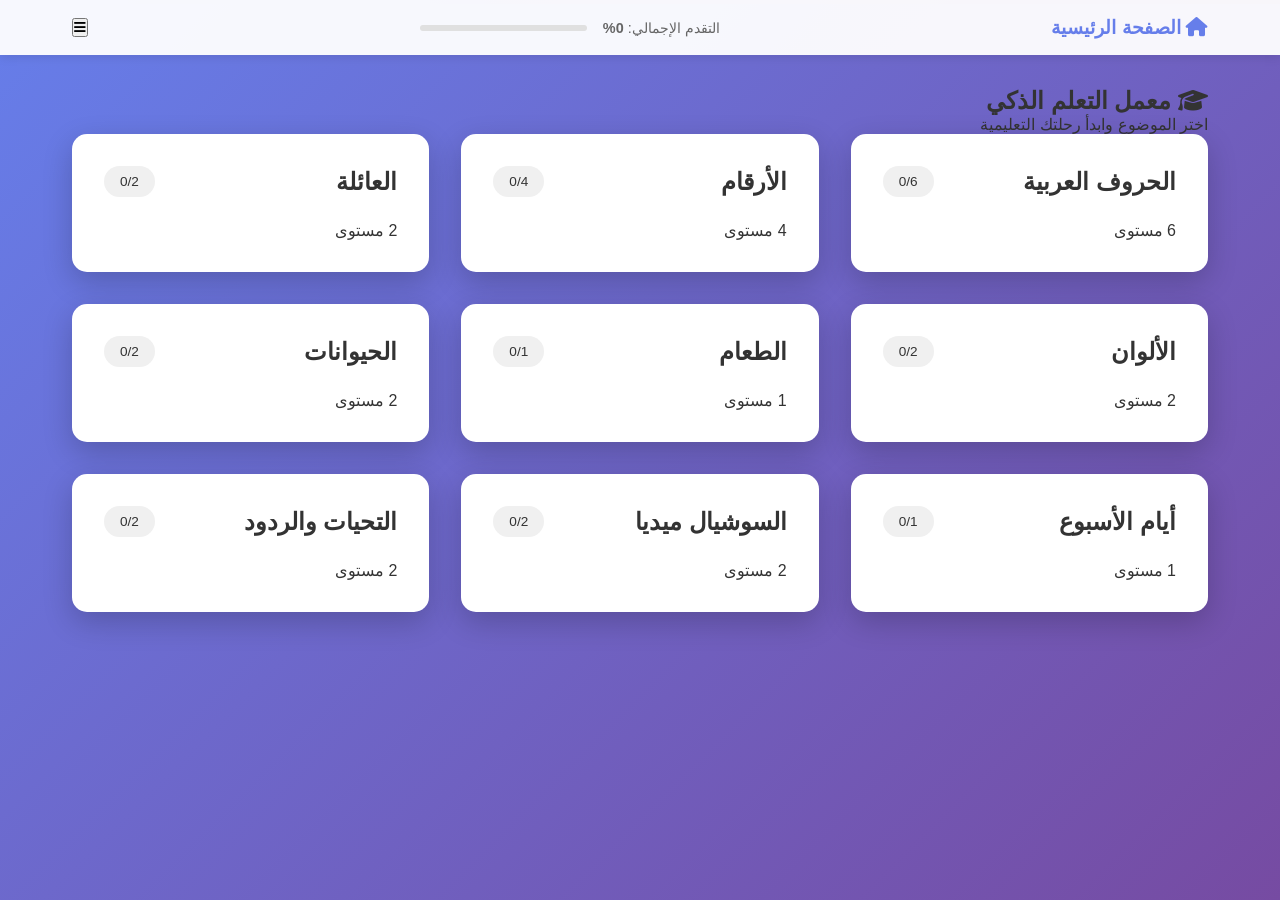
<file: learning-lab.html>
<!DOCTYPE html>
<html lang="ar" dir="rtl">
<head>
    <meta charset="UTF-8">
    <meta name="viewport" content="width=device-width, initial-scale=1.0">
    <meta name="description" content="معمل التعلم الذكي - منصة تعليمية تفاعلية">
    <meta name="theme-color" content="#6366F1">
    <title>معمل التعلم - Learning Lab</title>
    
    <!-- Stylesheets -->
    <link rel="stylesheet" href="https://cdnjs.cloudflare.com/ajax/libs/font-awesome/6.4.0/css/all.min.css">
    <link rel="stylesheet" href="learning-lab-style.css">
</head>
<body class="learning-body">
    <!-- Header/Navbar -->
    <header class="navbar">
        <div class="navbar-container">
            <a href="index.html" class="navbar-brand">
                <i class="fas fa-home"></i>
                <span>الصفحة الرئيسية</span>
            </a>
            
            <div class="progress-overview">
                <span class="progress-label" id="overall-progress-text">
                    التقدم الإجمالي: <strong>0%</strong>
                </span>
                <div class="mini-progress-bar">
                    <div id="mini-progress-fill" class="mini-progress-fill"></div>
                </div>
            </div>

            <button class="navbar-menu-toggle" id="menuToggle" aria-label="القائمة">
                <i class="fas fa-bars"></i>
            </button>
        </div>
    </header>

    <main class="container">
        <!-- Topics Selection View -->
        <section id="topics-view" class="section active">
            <div class="section-header">
                <h1 class="section-title">
                    <i class="fas fa-graduation-cap"></i>
                    معمل التعلم الذكي
                </h1>
                <p class="section-subtitle">اختر الموضوع وابدأ رحلتك التعليمية</p>
            </div>
            <div id="topicsGrid" class="levels-grid"></div>
        </section>

        <!-- Levels View (المستويات داخل الموضوع) -->
        <section id="levels-view" class="section hidden">
            <div class="lesson-header">
                <button class="btn btn-back" onclick="backToTopics()" aria-label="رجوع">
                    <i class="fas fa-arrow-left"></i>
                    <span>رجوع للمواضيع</span>
                </button>
                <h2 id="currentTopicName" class="lesson-title"></h2>
            </div>
            <div id="levelsContainer" class="levels-grid"></div>
        </section>

        <!-- Lessons View (الدروس داخل المستوى) -->
        <section id="lessons-view" class="section hidden">
            <div class="lesson-header">
                <button class="btn btn-back" onclick="backToLevels()" aria-label="رجوع">
                    <i class="fas fa-arrow-left"></i>
                    <span>رجوع للمستويات</span>
                </button>
                <div>
                    <h2 id="levelInfoTitle" class="lesson-title"></h2>
                    <span id="levelNumberDisplay" class="lesson-counter"></span>
                </div>
            </div>

            <div class="lesson-progress">
                <div class="progress-bar-large">
                    <div id="lessons-progress-fill" class="progress-fill"></div>
                </div>
                <span id="lessons-progress-text" class="progress-text">0%</span>
            </div>

            <div id="lessonsList" class="lessons-list"></div>

            <div class="quiz-actions">
                <button id="takeLevelQuizBtn" class="btn btn-primary" onclick="startLevelQuiz()">
                    <i class="fas fa-clipboard-list"></i>
                    <span>🏆 اختبار تحديد المستوى</span>
                </button>
            </div>
        </section>

        <!-- Lesson Display View (عرض الدرس والفيديو) -->
        <section id="lesson-display-view" class="section hidden">
            <div class="lesson-header">
                <button class="btn btn-back" onclick="backToLessonsList()" aria-label="رجوع">
                    <i class="fas fa-arrow-left"></i>
                    <span>رجوع للدروس</span>
                </button>
                <h3 id="lessonTitleDisplay" class="lesson-title"></h3>
                
            </div>

            <div class="lesson-progress">
                <div class="progress-bar-large">
                    <div id="single-lesson-progress" class="progress-fill"></div>
                </div>
                <span id="single-lesson-counter" class="progress-text">درس فارغ</span>
            </div>

            <div id="content-area" class="content-box">
                <div id="lessonVideoPlaceholder" class="video-placeholder">
                    <i class="fas fa-video"></i>
                    <h3>📹 مكان الفيديو</h3>
                    <p>هنا سيتم عرض فيديو الدرس</p>
                    <p style="margin-top: 10px; font-size:0.9rem;">✏️ الدرس فارغ حاليًا – جاهز لإضافة المحتوى</p>
                </div>
            </div>

            <div class="lesson-nav">
                <button id="prevLessonBtn" class="btn btn-secondary" onclick="navigateLesson(-1)" aria-label="درس سابق">
                    <i class="fas fa-chevron-right"></i>
                    <span>الدرس السابق</span>
                </button>
                <button id="markCompleteBtn" class="btn btn-primary" onclick="markCurrentLessonComplete()" style="background: #10b981;">
                    <i class="fas fa-check"></i>
                    <span>✔️ إنهاء الدرس</span>
                </button>
                <button id="nextLessonBtn" class="btn btn-primary" onclick="navigateLesson(1)" aria-label="درس التالي">
                    <span>الدرس التالي</span>
                    <i class="fas fa-chevron-left"></i>
                </button>
            </div>
        </section>

        <!-- Level Quiz View -->
        <section id="level-quiz-view" class="section hidden">
            <div class="quiz-header">
                <h2 id="quizLevelNum" class="quiz-title">اختبار تحديد المستوى</h2>
                <p class="quiz-subtitle">أجب على الأسئلة لاختبار فهمك</p>
            </div>

            <div id="levelQuizQuestions" class="quiz-container" role="form"></div>

            <div class="quiz-actions">
                <button class="btn btn-secondary" onclick="cancelQuiz()">
                    <i class="fas fa-times"></i>
                    <span>إلغاء</span>
                </button>
                <button class="btn btn-primary" onclick="submitLevelQuizFinal()">
                    <i class="fas fa-check"></i>
                    <span>إرسال الإجابات</span>
                </button>
            </div>
        </section>

        <!-- Quiz Results View -->
        <section id="quiz-result-view" class="section hidden">
            <div class="results-container">
                <div class="results-header">
                    <h2 id="result-title" class="results-title">نتيجة الاختبار</h2>
                    <div class="score-circle">
                        <span id="resultScorePercent" class="score-percentage">0%</span>
                    </div>
                </div>

                <div class="results-content">
                    <p id="resultMessage" class="results-message"></p>
                </div>

                <div class="results-actions">
                    <button class="btn btn-secondary" onclick="retryLevelQuiz()">
                        <i class="fas fa-redo"></i>
                        <span>إعادة المحاولة</span>
                    </button>
                    <button id="continueAfterQuizBtn" class="btn btn-primary" onclick="afterQuizSuccess()">
                        <span>المتابعة</span>
                        <i class="fas fa-arrow-left"></i>
                    </button>
                </div>
            </div>
        </section>

        <!-- Topic Complete View -->
        <section id="topic-complete-view" class="section hidden">
            <div class="complete-container">
                <div class="celebration">
                    <div class="celebration-emoji">🏆🎉</div>
                    <h1 class="celebration-title">تهانينا!</h1>
                    <p id="topicCompleteMsg" class="celebration-message">
                        لقد أكملت جميع مستويات الموضوع بنجاح!
                    </p>
                </div>

                <div class="completion-actions">
                    <button class="btn btn-primary" onclick="backToTopics()">
                        <i class="fas fa-arrow-right"></i>
                        <span>العودة إلى المواضيع</span>
                    </button>
                </div>
            </div>
        </section>
    </main>

    <!-- Achievement Toast Notification -->
    <div id="achievement-toast" class="achievement-toast hidden" role="alert" aria-live="polite">
        <i class="fas fa-trophy"></i>
        <span id="toast-message">إنجاز جديد!</span>
    </div>

    <!-- Scripts -->
    <script>

        // ===== بيانات الحروف العربية =====
        const ARABIC_LETTERS_DATA = [
            { letter: "أ", name: "ألف",    video: "حرف الاف.mp4",          desc: "ارفعي يدكِ وافردي إصبع السبابة للأعلى (مثل رقم 1)." },
            { letter: "ب", name: "باء",    video: "حرف الباء.mp4",          desc: "كف اليد مفتوح للأمام، والأصابع متلاصقة، مع ثني الإبهام لداخل الكف." },
            { letter: "ت", name: "تاء",    video: "حرف التاء.mp4",          desc: "ارفعي إصبعين فقط (السبابة والوسطى) للأعلى (لتمثيل النقطتين)." },
            { letter: "ث", name: "ثاء",    video: "حرف الثاء.mp4",          desc: "ارفعي ثلاثة أصابع (السبابة، الوسطى، والبنصر) للأعلى (لتمثيل الثلاث نقاط)." },
            { letter: "ج", name: "جيم",    video: "حرف الجيم.mp4",          desc: "اصنعي شكل نصف دائرة بكفك، وضعي الإبهام في منتصفها من الداخل." },
            { letter: "ح", name: "حاء",    video: "حرف الحاء.mp4",          desc: "نفس شكل الجيم (نصف دائرة) لكن الكف فارغ تماماً من الداخل." },
            { letter: "خ", name: "خاء",    video: "حرف الخاء.mp4",          desc: "نفس شكل الجيم، وضعي الإبهام فوق ظهر الأصابع (ليمثل النقطة فوق الحرف)." },
            { letter: "د", name: "دال",    video: "حرف الدال.mp4",          desc: "ثني الأصابع الأربعة مع الإبهام لعمل شكل \"نصف قوس\" يشبه حرف الدال." },
            { letter: "ذ", name: "ذال",    video: "حرف الذال.mp4",          desc: "نفس شكل الدال مع رفع إصبع السبابة للأعلى قليلاً ليمثل النقطة." },
            { letter: "ر", name: "راء",    video: "حرف الراء.mp4",          desc: "ضم الأصابع مع تقاطع السبابة والوسطى أو ميلهم للأسفل قليلاً." },
            { letter: "ز", name: "زين",    video: "حرف الزين.mp4",          desc: "نفس شكل الراء مع رفع إصبع السبابة كأنه نقطة." },
            { letter: "س", name: "سين",    video: "حرف السين.mp4",          desc: "كف اليد مفتوح تماماً والأصابع الأربعة مفرودة للأعلى (مثل أسنان السين)." },
            { letter: "ش", name: "شين",    video: "حرف الشين.mp4",          desc: "نفس شكل السين لكن الأصابع متباعدة عن بعضها لتمثيل النقاط الثلاث." },
            { letter: "ص", name: "صاد",    video: "حرف الصاد.mp4",          desc: "اقبضي يدكِ تماماً وضعي الإبهام فوق الأصابع المنطوية." },
            { letter: "ض", name: "ضاد",    video: "حرف الضاد.mp4",          desc: "نفس قبضة الصاد مع رفع إصبع السبابة للأعلى ليمثل النقطة." },
            { letter: "ط", name: "طاء",    video: "حرف الطاء.mp4",          desc: "افردي الأصابع الثلاثة (الوسطى، البنصر، الخنصر) واجمعي الإبهام مع السبابة (مثل شكل حرف الـ P)." },
            { letter: "ظ", name: "ظاء",    video: "حرف الظاء.mp4",          desc: "نفس شكل الطاء مع رفع إصبع إضافي للنقطة." },
            { letter: "ع", name: "عين",    video: "حرف العين.mp4",          desc: "افتحي إصبعي السبابة والوسطى على شكل حرف V مائل جانباً." },
            { letter: "غ", name: "غين",    video: "حرف الغين.mp4",          desc: "نفس شكل العين مع وضع الإبهام فوق السبابة (نقطة)." },
            { letter: "ف", name: "فاء",    video: "حرف الفاء.mp4",          desc: "تلامس طرف الإبهام مع السبابة لعمل دائرة، وباقي الأصابع مفرودة للأعلى." },
            { letter: "ق", name: "قاف",    video: "حرف القاف.mp4",          desc: "نفس شكل الفاء مع ثني الأصابع المفرودة قليلاً لتمثيل النقطتين." },
            { letter: "ك", name: "كاف",    video: "حرف الكاف.mp4",          desc: "كف اليد مفتوح ومثني من عند مفاصل الأصابع بزاوية قائمة." },
            { letter: "ل", name: "لام",    video: "حرف اللام.mp4",          desc: "افردي الإبهام والسبابة ليشكلا زاوية قائمة (يشبه حرف L)." },
            { letter: "م", name: "ميم",    video: "حرف الميم.mp4",          desc: "اقبضي يدكِ تماماً ووجهي باطن الكف للأسفل أو للأمام." },
            { letter: "ن", name: "نون",    video: "حرف النون.mp4",          desc: "ارفعي السبابة فقط مع ثنيها قليلاً للداخل (مثل شكل الوعاء)." },
            { letter: "هـ", name: "هاء",   video: "حرف الهاء.mp4",          desc: "اجمعي أطراف الأصابع الخمسة ليلتقوا جميعاً في نقطة واحدة." },
            { letter: "و", name: "واو",    video: "حرف الواو.mp4",          desc: "ضم الأصابع مع ثني الكف بشكل دائري يمثل حرف الواو." },
            { letter: "ي", name: "ياء",    video: "حرف الياء.mp4",          desc: "مد إصبع الخنصر (الأصغر) فقط لأسفل، مع ضم باقي الأصابع." },
            { letter: "ة", name: "تاء مربوطة", video: "حرف التاء المربوطه.mp4", desc: "نفس إشارة التاء لكن مع إغلاق الأصابع قليلاً لتمثيل شكل التاء المربوطة." },
            { letter: "ال", name: "ال التعريف", video: "حرف ال.mp4",              desc: "الإشارة لحرفي الألف واللام معاً بحركة متواصلة." },
        ];

        // ===== بيانات الأرقام =====
        const NUMBERS_DATA = [
            { num: 1,  video: "1.mp4",  desc: "ارفعي إصبع السبابة فقط (باطن الكف مواجهاً لكِ)." },
            { num: 2,  video: "2.mp4",  desc: "ارفعي السبابة والوسطى (علامة V) (باطن الكف مواجهاً لكِ)." },
            { num: 3,  video: "3.mp4",  desc: "ارفعي الإبهام والسبابة والوسطى (باطن الكف مواجهاً لكِ)." },
            { num: 4,  video: "4.mp4",  desc: "ارفعي الأصابع الأربعة (بدون الإبهام) (باطن الكف مواجهاً لكِ)." },
            { num: 5,  video: "5.mp4",  desc: "ارفعي الأصابع الخمسة جميعاً وكفك مفتوح (باطن الكف مواجهاً لكِ)." },
            { num: 6,  video: "6.mp4",  desc: "ارفعي أصابعك الخمسة واثني إصبع الخنصر (الأصغر) فقط (باطن الكف للخارج)." },
            { num: 7,  video: "7.mp4",  desc: "ارفعي أصابعك الخمسة واثني إصبع البنصر فقط (باطن الكف للخارج)." },
            { num: 8,  video: "8.mp4",  desc: "ارفعي أصابعك الخمسة واثني إصبع الوسطى فقط (باطن الكف للخارج)." },
            { num: 9,  video: "9.mp4",  desc: "ارفعي أصابعك الخمسة واثني إصبع السبابة فقط (باطن الكف للخارج)." },
            { num: 10, video: "10.mp4", desc: "ارفعي إصبع الإبهام للأعلى وهزيه يميناً ويساراً قليلاً." },
            { num: 11, video: "11.mp4", desc: "انطري إصبع السبابة للأعلى مرتين (الكف مواجه لكِ)." },
            { num: 12, video: "12.mp4", desc: "انطري إصبعي السبابة والوسطى للأعلى مرتين." },
            { num: 13, video: "13.mp4", desc: "انطري الإبهام والسبابة والوسطى للأعلى مرتين." },
            { num: 14, video: "14.mp4", desc: "انطري الأصابع الأربعة للأعلى مرتين." },
            { num: 15, video: "15.mp4", desc: "انطري الأصابع الخمسة (فتحة وقبلة سريعة) مرتين." },
            { num: 16, video: "16.mp4", desc: "حركة الرقم (6) مع هز اليد هزة خفيفة للخارج." },
            { num: 17, video: "17.mp4", desc: "حركة الرقم (7) مع هز اليد هزة خفيفة للخارج." },
            { num: 18, video: "18.mp4", desc: "حركة الرقم (8) مع هز اليد هزة خفيفة للخارج." },
            { num: 19, video: "19.mp4", desc: "حركة الرقم (9) مع هز اليد هزة خفيفة للخارج." },
            { num: 20, video: "20.mp4", desc: "ضعي طرف الإبهام والسبابة معاً وافتحيهما وأغلقهما مرتين (مثل منقار الطير)، وباقي الأصابع مطوية." },
        ];

        // ===== أسئلة امتحانات الحروف (كل مجموعة 5 حروف) =====
        const LETTER_QUIZ_GROUPS = [
            [
                { text: "كيف تُشيري لحرف الألف؟", options: ["افردي إصبع السبابة للأعلى", "افتحي الكف بالكامل", "ثني الأصابع للداخل"], correct: 0 },
                { text: "حرف الباء يُمثَّل بـ:", options: ["إصبعين مرفوعين", "كف مفتوح للأمام مع ثني الإبهام", "قبضة مغلقة"], correct: 1 },
                { text: "حرف التاء يُشار إليه بـ:", options: ["ثلاثة أصابع مرفوعة", "إصبع واحد", "إصبعي السبابة والوسطى مرفوعين"], correct: 2 },
                { text: "لماذا يُرفع 3 أصابع في حرف الثاء؟", options: ["لأنه حرف متحرك", "لتمثيل النقاط الثلاث", "لأنه في آخر الأبجدية"], correct: 1 },
                { text: "حرف الجيم يُشبه:", options: ["نصف دائرة مع الإبهام في المنتصف", "رفع السبابة فقط", "إشارة V"], correct: 0 },
            ],
            [
                { text: "الفرق بين حرف الجيم والحاء هو:", options: ["موضع الإبهام", "عدد الأصابع", "اتجاه الكف"], correct: 0 },
                { text: "حرف الخاء يختلف عن الجيم في:", options: ["أن الإبهام فوق الأصابع", "رفع السبابة", "فتح الكف"], correct: 0 },
                { text: "حرف الدال يشبه:", options: ["نصف قوس", "إشارة V", "كف مفتوح"], correct: 0 },
                { text: "الفرق بين الدال والذال:", options: ["اتجاه الكف", "رفع السبابة قليلاً في الذال", "عدد الأصابع"], correct: 1 },
                { text: "حرف الراء يتميز بـ:", options: ["رفع إصبع واحد", "تقاطع السبابة والوسطى", "فتح الكف كاملاً"], correct: 1 },
            ],
            [
                { text: "حرف الزين يختلف عن الراء في:", options: ["رفع السبابة كنقطة", "ثني الأصابع", "فتح الكف"], correct: 0 },
                { text: "حرف السين يشبه:", options: ["أسنان السين - كف مفتوح أصابع مفرودة", "قبضة مغلقة", "نصف دائرة"], correct: 0 },
                { text: "في حرف الشين، الأصابع:", options: ["متلاصقة", "متباعدة لتمثيل النقاط الثلاث", "ملتفة"], correct: 1 },
                { text: "حرف الصاد يُمثَّل بـ:", options: ["قبضة مغلقة مع الإبهام فوق الأصابع", "رفع 3 أصابع", "كف مفتوح"], correct: 0 },
                { text: "الفرق بين الصاد والضاد:", options: ["رفع السبابة في الضاد", "موضع الكف", "عدد الأصابع"], correct: 0 },
            ],
            [
                { text: "حرف الطاء يُشبه شكل:", options: ["حرف P", "إشارة V", "نصف دائرة"], correct: 0 },
                { text: "الفرق بين الطاء والظاء:", options: ["رفع إصبع إضافي للنقطة في الظاء", "موضع الإبهام", "اتجاه الكف"], correct: 0 },
                { text: "حرف العين يُشبه:", options: ["قبضة مغلقة", "V مائل جانباً", "كف مفتوح كامل"], correct: 1 },
                { text: "الفرق بين العين والغين:", options: ["وضع الإبهام فوق السبابة في الغين", "رفع 3 أصابع", "ثني الكف"], correct: 0 },
                { text: "حرف الفاء يتميز بـ:", options: ["قبضة كاملة", "تلامس طرف الإبهام مع السبابة لعمل دائرة", "رفع 4 أصابع"], correct: 1 },
            ],
            [
                { text: "حرف القاف يختلف عن الفاء في:", options: ["ثني الأصابع المفرودة قليلاً", "موضع الإبهام", "اتجاه الكف"], correct: 0 },
                { text: "حرف الكاف يُمثَّل بـ:", options: ["كف مفتوح مثني من المفاصل", "قبضة مغلقة", "إصبعين مرفوعين"], correct: 0 },
                { text: "حرف اللام يشبه:", options: ["حرف L", "إشارة V", "نصف دائرة"], correct: 0 },
                { text: "حرف الميم يُمثَّل بـ:", options: ["إصبع السبابة", "قبضة كاملة وباطن الكف للأسفل", "كف مفتوح"], correct: 1 },
                { text: "حرف النون يتميز بـ:", options: ["رفع السبابة مع ثنيها قليلاً", "رفع 3 أصابع", "قبضة مغلقة"], correct: 0 },
            ],
            [
                { text: "حرف الهاء يُمثَّل بـ:", options: ["جمع أطراف الأصابع الخمسة في نقطة", "رفع السبابة فقط", "كف مفتوح"], correct: 0 },
                { text: "حرف الواو يتميز بـ:", options: ["ضم الأصابع مع ثني الكف بشكل دائري", "رفع إصبع واحد", "فتح الكف"], correct: 0 },
                { text: "حرف الياء يُشار إليه بـ:", options: ["مد الخنصر للأسفل", "رفع 3 أصابع", "قبضة مغلقة"], correct: 0 },
                { text: "التاء المربوطة تشبه في الإشارة:", options: ["التاء مع إغلاق الأصابع قليلاً", "الألف", "الجيم"], correct: 0 },
                { text: "ال التعريف تجمع بين:", options: ["الألف واللام", "الباء والتاء", "الميم والنون"], correct: 0 },
            ],
        ];

        // ===== أسئلة امتحانات الأرقام (كل مجموعة 5 أرقام) =====
        const NUMBER_QUIZ_GROUPS = [
            [
                { text: "كيف تُشيري للرقم 1؟", options: ["رفع السبابة فقط", "رفع إصبعين", "فتح الكف كاملاً"], correct: 0 },
                { text: "الرقم 2 يُمثَّل بـ:", options: ["إصبع واحد", "السبابة والوسطى (V)", "ثلاثة أصابع"], correct: 1 },
                { text: "الرقم 3 يُشار إليه بـ:", options: ["4 أصابع", "الإبهام والسبابة والوسطى", "الخنصر والبنصر والوسطى"], correct: 1 },
                { text: "الرقم 4 يُمثَّل بـ:", options: ["5 أصابع", "إصبعين", "4 أصابع بدون الإبهام"], correct: 2 },
                { text: "الرقم 5 يُمثَّل بـ:", options: ["4 أصابع", "كف مفتوح بالأصابع الخمسة", "إصبع واحد"], correct: 1 },
            ],
            [
                { text: "ما الفرق الأساسي في أرقام 6-10 عن 1-5؟", options: ["باطن الكف للخارج وليس لكِ", "رفع أقل أصابع", "استخدام كلتا اليدين"], correct: 0 },
                { text: "الرقم 6 يُمثَّل بـ:", options: ["ثني الخنصر مع رفع بقية الأصابع", "رفع إصبع واحد", "ثني جميع الأصابع"], correct: 0 },
                { text: "في الرقم 8، أي إصبع يُثنى؟", options: ["الإبهام", "البنصر", "الوسطى"], correct: 2 },
                { text: "الرقم 9 يتميز بـ:", options: ["هز اليد", "ثني السبابة فقط", "رفع الخنصر"], correct: 1 },
                { text: "الرقم 10 يُمثَّل بـ:", options: ["رفع الإبهام وهزه يميناً ويساراً", "رفع جميع الأصابع", "قبضة مغلقة"], correct: 0 },
            ],
            [
                { text: "أرقام 11-15 تعتمد على:", options: ["ثني الأصابع", "نطر (تحريك) الأصابع للأعلى مرتين", "هز اليد للجانب"], correct: 1 },
                { text: "الرقم 11 يُمثَّل بـ:", options: ["نطر السبابة مرتين", "رفع السبابة فقط", "نطر 3 أصابع"], correct: 0 },
                { text: "الرقم 13 يستخدم:", options: ["4 أصابع", "الخنصر فقط", "الإبهام والسبابة والوسطى"], correct: 2 },
                { text: "الرقم 15 يُمثَّل بـ:", options: ["إصبعين", "فتح وغلق الأصابع الخمسة مرتين", "نطر السبابة"], correct: 1 },
                { text: "كم مرة تتكرر الحركة في أرقام 11-15؟", options: ["مرة واحدة", "ثلاث مرات", "مرتين"], correct: 2 },
            ],
            [
                { text: "أرقام 16-19 هي:", options: ["حركات جديدة كلياً", "نفس أرقام 6-9 مع هزة خفيفة للخارج", "نفس أرقام 1-4"], correct: 1 },
                { text: "الرقم 16 مشتق من الرقم:", options: ["6", "1", "11"], correct: 0 },
                { text: "الرقم 20 يُمثَّل بـ:", options: ["رفع إصبعين", "فتح وغلق الإبهام والسبابة مرتين (منقار الطير)", "هز الكف"], correct: 1 },
                { text: "في الرقم 20، أي الأصابع تُستخدم؟", options: ["الخنصر والبنصر", "الإبهام والسبابة", "الأصابع الخمسة"], correct: 1 },
                { text: "الفرق الأساسي بين 16 و6 هو:", options: ["عدد الأصابع", "هزة خفيفة للخارج في 16", "اتجاه الكف"], correct: 1 },
            ],
        ];

        // ===== أسئلة الامتحان النهائي للألوان =====
        const COLOR_FINAL_QUESTIONS = [
            { text: "أين يوضع إصبع السبابة عند الإشارة للون \"الأحمر\"؟", options: ["على الأنف.", "على الشفة السفلية.", "على الجبهة."], correct: 1 },
            { text: "ما هي الحركة الصحيحة للون \"الأصفر\"؟", options: ["هز اليد بالقرب من الرأس.", "وضع اليد على العين.", "التصفيق."], correct: 0 },
            { text: "كيف يتم تمثيل اللون \"الأخضر\"؟", options: ["بلمس الرقبة.", "استخدام حرف \"خ\"", "وضع اليد فوق الرأس."], correct: 1 },
            { text: "ما هي حركة اللون \"الأبيض\"؟", options: ["سحب الكف المفتوح من الصدر للخارج", "رفع السبابة", "قبضة اليد"], correct: 0 },
            { text: "كيف يتم تمثيل اللون \"الأسود\"؟", options: ["تمرير السبابة فوق الحاجب", "وضع اليد على العين", "هز اليد"], correct: 0 },
            { text: "ما هي حركة اللون \"البرتقالي\"؟", options: ["فتح وغلق اليد أمام الفم مرتين", "لمس الأنف", "التصفيق"], correct: 0 },
            { text: "كيف يتم تمثيل اللون \"الرمادي\"؟", options: ["تحريك الكفين المفتوحين فوق بعضهما", "رفع السبابة", "قبضة اليد"], correct: 0 },
            { text: "ما هي حركة اللون \"الأزرق\"؟", options: ["حركة متموجة بسيطة (تشبه موج البحر)", "رفع إصبع واحد", "قبضة مغلقة"], correct: 0 },
            { text: "كيف يتم تمثيل اللون \"البني\"؟", options: ["قبضة اليد وتمريرها على جانب الوجه", "رفع السبابة", "هز اليد"], correct: 0 },
        ];

        // ===== بناء دروس الحروف (كل مستوى 5 حروف + امتحان) =====
        function buildLetterLevels() {
            const levels = [];
            const lettersPerLevel = 5;
            const totalGroups = Math.ceil(ARABIC_LETTERS_DATA.length / lettersPerLevel);
            
            for (let g = 0; g < totalGroups; g++) {
                const startIdx = g * lettersPerLevel;
                const endIdx = Math.min(startIdx + lettersPerLevel, ARABIC_LETTERS_DATA.length);
                const lessons = [];
                let lessonId = 0;
                
                for (let i = startIdx; i < endIdx; i++) {
                    const d = ARABIC_LETTERS_DATA[i];
                    lessons.push({
                        id: lessonId++,
                        title: `حرف ${d.letter} (${d.name})`,
                        video: d.video,
                        desc: d.desc,
                        completed: false
                    });
                }
                
                levels.push({
                    levelNum: g + 1,
                    lessons: lessons,
                    tips: g === 0 ? `<div class="letter-tips-box" style="background:#eef2ff;border-radius:1rem;padding:1rem 1.2rem;margin-bottom:1rem;border:1px solid #818cf8;">
                        <b>💡 نصائح مهمة:</b><br>
                        <b>اليد اليمنى:</b> دائماً استخدمي يدكِ اليمنى في الإشارة (إلا إذا كنتِ عسراء).<br>
                        <b>ثبات اليد:</b> حافظي على ثبات يدكِ أمام صدركِ أو كتفكِ أثناء الإشارة.<br>
                        <b>السرعة:</b> ابدئي ببطء حتى تحفظي شكل كل حرف، ثم حاولي تهجئة اسمكِ.
                    </div>` : ''
                });
            }
            return levels;
        }

        // ===== بناء دروس الأرقام (كل مستوى 5 أرقام) =====
        function buildNumberLevels() {
            const levels = [];
            const numbersPerLevel = 5;
            const totalGroups = Math.ceil(NUMBERS_DATA.length / numbersPerLevel);
            
            for (let g = 0; g < totalGroups; g++) {
                const startIdx = g * numbersPerLevel;
                const endIdx = Math.min(startIdx + numbersPerLevel, NUMBERS_DATA.length);
                const lessons = [];
                let lessonId = 0;
                
                for (let i = startIdx; i < endIdx; i++) {
                    const d = NUMBERS_DATA[i];
                    lessons.push({
                        id: lessonId++,
                        title: `الرقم ${d.num}`,
                        video: d.video,
                        desc: d.desc,
                        completed: false
                    });
                }
                
                levels.push({
                    levelNum: g + 1,
                    lessons: lessons,
                    tips: ''
                });
            }
            return levels;
        }

        const letterLevels = buildLetterLevels();
        const numberLevels = buildNumberLevels();

        const TOPICS = [
            { id: 0, name: "الحروف العربية", icon: "fa-book-open", levels: letterLevels },
            { id: 1, name: "الأرقام", icon: "fa-calculator", levels: numberLevels },
            { id: 2, name: "العائلة", icon: "fa-users", levels: [
                { levelNum: 1, lessons: Array(5).fill().map((_,i) => ({ id: i, title: `أفراد العائلة - جزء ${i+1}`, completed: false })) },
                { levelNum: 2, lessons: Array(5).fill().map((_,i) => ({ id: i, title: `القرابة والأنساب - درس ${i+1}`, completed: false })) }
            ] },
            { id: 3, name: "الألوان", icon: "fa-palette", levels: [
                { levelNum: 1, lessons: [
                    { id: 0, title: "اللون الأحمر - فيديو", video: "احمر.mp4", completed: false },
                    { id: 1, title: "اللون الأصفر - فيديو", video: "اصفر.mp4", completed: false },
                    { id: 2, title: "اللون الأخضر - فيديو", video: "اخضر.mp4", completed: false },
                    { id: 3, title: "اللون الأبيض - فيديو", video: "ابيض.mp4", completed: false },
                ] },
                { levelNum: 2, lessons: [
                    { id: 0, title: "اللون البني - فيديو", video: "بني.mp4", completed: false }, 
                    { id: 1, title: "اللون الأسود - فيديو", video: "اسود.mp4", completed: false },
                    { id: 2, title: "اللون البرتقالي - فيديو", video: "برتقالي.mp4", completed: false },
                    { id: 3, title: "اللون الأزرق - فيديو", video: "ازرق.mp4", completed: false },
                    { id: 4, title: "اللون الرمادي - فيديو", video: "رمادي.mp4", completed: false },
                ] }
            ] },
            { id: 8, name: "الطعام", icon: "fa-utensils", levels: [
                { levelNum: 1, lessons: [
                    { id: 0, title: "مقدمة عن الطعام", completed: false },
                    { id: 1, title: "الفواكه", completed: false },
                    { id: 2, title: "الخضروات", completed: false },
                    { id: 3, title: "الوجبات الرئيسية", completed: false },
                    { id: 4, title: "المشروبات", completed: false },
                ] },
            ] },
            { id: 4, name: "الحيوانات", icon: "fa-paw", levels: [
                { levelNum: 1, lessons: Array(5).fill().map((_,i) => ({ id: i, title: `حيوانات أليفة - درس ${i+1}`, completed: false })) },
                { levelNum: 2, lessons: Array(5).fill().map((_,i) => ({ id: i, title: `حيوانات برية - درس ${i+1}`, completed: false })) }
            ] },
            { id: 5, name: "أيام الأسبوع", icon: "fa-calendar-week", levels: [
                { levelNum: 1, lessons: Array(5).fill().map((_,i) => ({ id: i, title: `أيام الأسبوع - درس ${i+1}`, completed: false })) }
            ] },
            { id: 6, name: "السوشيال ميديا", icon: "fa-hashtag", levels: [
                { levelNum: 1, lessons: Array(5).fill().map((_,i) => ({ id: i, title: `منصات التواصل - درس ${i+1}`, completed: false })) },
                { levelNum: 2, lessons: Array(5).fill().map((_,i) => ({ id: i, title: `مصطلحات ومفاهيم - درس ${i+1}`, completed: false })) }
            ] },
            { id: 7, name: "التحيات والردود", icon: "fa-hand-peace", levels: [
                { levelNum: 1, lessons: Array(5).fill().map((_,i) => ({ id: i, title: `تحيات أساسية - درس ${i+1}`, completed: false })) },
                { levelNum: 2, lessons: Array(5).fill().map((_,i) => ({ id: i, title: `ردود المجاملات - درس ${i+1}`, completed: false })) }
            ] }
        ];

        // ===== تخزين الأسئلة المتراكمة لاختبار تحديد المستوى =====
        let accumulatedLetterQuestions = [];
        let accumulatedNumberQuestions = [];

        // ===== دالة تحديث الأسئلة المتراكمة =====
        function updateAccumulatedQuestions(topicName, levelIndex) {
            if (topicName === "الحروف العربية") {
                const groupIndex = levelIndex;
                if (LETTER_QUIZ_GROUPS[groupIndex]) {
                    LETTER_QUIZ_GROUPS[groupIndex].forEach(q => {
                        // إضافة السؤال إذا لم يكن موجوداً بالفعل
                        if (!accumulatedLetterQuestions.some(existing => existing.text === q.text)) {
                            accumulatedLetterQuestions.push(q);
                        }
                    });
                }
            } else if (topicName === "الأرقام") {
                const groupIndex = levelIndex;
                if (NUMBER_QUIZ_GROUPS[groupIndex]) {
                    NUMBER_QUIZ_GROUPS[groupIndex].forEach(q => {
                        if (!accumulatedNumberQuestions.some(existing => existing.text === q.text)) {
                            accumulatedNumberQuestions.push(q);
                        }
                    });
                }
            }
        }

        // ===== دالة توليد اختبار تحديد المستوى =====
        function generateAccumulatedQuiz(topicName) {
            if (topicName === "الحروف العربية") {
                if (accumulatedLetterQuestions.length === 0) {
                    return [{ text: "قم بإكمال المستوى الأول أولاً", options: ["حسناً"], correct: 0 }];
                }
                return [...accumulatedLetterQuestions];
            } else if (topicName === "الأرقام") {
                if (accumulatedNumberQuestions.length === 0) {
                    return [{ text: "قم بإكمال المستوى الأول أولاً", options: ["حسناً"], correct: 0 }];
                }
                return [...accumulatedNumberQuestions];
            }
            return [];
        }

        // ===== دالة الامتحان النهائي للألوان =====
        function generateColorFinalQuiz() {
            return [...COLOR_FINAL_QUESTIONS];
        }

        // ===== باقي دوال النظام =====
        let progress = JSON.parse(localStorage.getItem("multiLevelProgress")) || { topics: {} };

        function initProgressForTopic(topicId) {
            if(!progress.topics[topicId]) {
                progress.topics[topicId] = { levelsUnlocked: [1], completedLevels: [], lessonsCompletion: {} };
            }
        }

        function saveProgress() { localStorage.setItem("multiLevelProgress", JSON.stringify(progress)); }

        let currentTopicId = null;
        let currentLevelIndex = null;
        let currentLessonIdInLevel = 0;
        let currentQuizQuestions = [];

        function getTopic(tid) { return TOPICS.find(t => t.id === tid); }
        function getLevel(topicId, levelIndex) { return getTopic(topicId).levels[levelIndex]; }

        function renderTopics() {
            const grid = document.getElementById("topicsGrid");
            grid.innerHTML = "";
            TOPICS.forEach(topic => {
                initProgressForTopic(topic.id);
                const completedLevelsCount = progress.topics[topic.id].completedLevels.length;
                const totalLevels = topic.levels.length;
                const card = document.createElement("div");
                card.className = "level-card";
                card.innerHTML = `
                    <div class="level-header">
                        <h2 class="level-title"><i class="${topic.icon}"></i> ${topic.name}</h2>
                        <span class="level-badge">${completedLevelsCount}/${totalLevels}</span>
                    </div>
                    <p>${totalLevels} مستوى</p>
                `;
                card.onclick = () => openTopicLevels(topic.id);
                grid.appendChild(card);
            });
            updateOverallProgressBar();
        }

        function openTopicLevels(topicId) {
            currentTopicId = topicId;
            initProgressForTopic(topicId);
            const topic = getTopic(topicId);
            document.getElementById("currentTopicName").innerHTML = `<i class="${topic.icon}"></i> ${topic.name}`;
            const levelsContainer = document.getElementById("levelsContainer");
            levelsContainer.innerHTML = "";
            const unlockedLevels = progress.topics[topicId].levelsUnlocked;
            topic.levels.forEach((lvl, idx) => {
                const isUnlocked = unlockedLevels.includes(lvl.levelNum);
                const isCompleted = progress.topics[topicId].completedLevels.includes(lvl.levelNum);
                const card = document.createElement("div");
                card.className = "level-card";
                card.style.opacity = isUnlocked ? "1" : "0.6";
                card.style.cursor = isUnlocked ? "pointer" : "not-allowed";
                card.innerHTML = `
                    <div class="level-header">
                        <h3 class="level-title">المستوى ${lvl.levelNum}</h3>
                        <span class="level-badge">${isCompleted ? "✔️" : `${countCompletedLessonsInLevel(topicId, idx)}/${lvl.lessons.length}`}</span>
                    </div>
                    <p>📘 ${lvl.lessons.length} دروس</p>
                `;
                if(isUnlocked) {
                    card.onclick = () => openLevelLessons(topicId, idx);
                }
                levelsContainer.appendChild(card);
            });
            document.getElementById("topics-view").classList.add("hidden");
            document.getElementById("levels-view").classList.remove("hidden");
        }

        function countCompletedLessonsInLevel(topicId, levelIndex) {
            const level = getLevel(topicId, levelIndex);
            let count = 0;
            for(let i=0; i<level.lessons.length; i++) {
                if(progress.topics[topicId]?.lessonsCompletion[`${levelIndex}_${i}`]) count++;
            }
            return count;
        }

        function openLevelLessons(topicId, levelIndex) {
            currentTopicId = topicId;
            currentLevelIndex = levelIndex;
            const level = getLevel(topicId, levelIndex);
            const topic = getTopic(topicId);
            document.getElementById("levelInfoTitle").innerHTML = topic.name;
            document.getElementById("levelNumberDisplay").innerHTML = `المستوى ${level.levelNum}`;
            const container = document.getElementById("lessonsList");
            container.innerHTML = "";

            if (level.tips) {
                container.innerHTML = level.tips;
            }

            for(let i=0; i<level.lessons.length; i++) {
                const lesson = level.lessons[i];
                const isCompleted = progress.topics[topicId].lessonsCompletion[`${levelIndex}_${i}`] || false;
                const li = document.createElement("div");
                li.className = "lesson-item";
                li.innerHTML = `
                    <span><i class="fas fa-play-circle"></i> ${lesson.title}</span>
                    <span class="lesson-status ${isCompleted ? 'completed' : ''}">
                        ${isCompleted ? '<i class="fas fa-check-circle"></i>' : '<i class="far fa-circle"></i>'}
                    </span>
                `;
                li.style.cursor = "pointer";
                li.onclick = () => openLesson(topicId, levelIndex, i);
                container.appendChild(li);
            }

            // عرض زر اختبار تحديد المستوى فقط للحروف والأرقام
            const quizBtn = document.getElementById("takeLevelQuizBtn");
            if (topicId === 0 || topicId === 1) {
                quizBtn.style.display = "flex";
                // تفعيل الزر فقط إذا تم إكمال المستوى الحالي
                const allCompleted = level.lessons.every((_, idx) => progress.topics[topicId].lessonsCompletion[`${levelIndex}_${idx}`]);
                quizBtn.disabled = !allCompleted;
                quizBtn.style.opacity = allCompleted ? "1" : "0.5";
            } else {
                quizBtn.style.display = "none";
            }
            
            document.getElementById("levels-view").classList.add("hidden");
            document.getElementById("lessons-view").classList.remove("hidden");
            updateLessonsProgress(topicId, levelIndex);
        }

        function updateLessonsProgress(topicId, levelIndex) {
            const level = getLevel(topicId, levelIndex);
            const completed = countCompletedLessonsInLevel(topicId, levelIndex);
            const percent = Math.floor((completed/level.lessons.length)*100);
            document.getElementById("lessons-progress-fill").style.width = `${percent}%`;
            document.getElementById("lessons-progress-text").textContent = `${percent}%`;
        }

        function openLesson(topicId, levelIndex, lessonId) {
            currentLessonIdInLevel = lessonId;
            const level = getLevel(topicId, levelIndex);
            const lesson = level.lessons[lessonId];

            document.getElementById("lessonTitleDisplay").innerHTML = `${lesson.title}`;
            const container = document.getElementById("lessonVideoPlaceholder");

            const colorDescriptions = {
                "اللون الأحمر - فيديو": "الأحمر: ضعي طرف إصبعك السبابة على شفتك السفلية وحركيه للأسفل قليلاً.",
                "اللون الأصفر - فيديو": "الأصفر: استخدمي حرف \"ص\" بالقرب من جانب الرأس.",
                "اللون الأخضر - فيديو": "الأخضر: استخدمي حرف \"خ\" وحركيها للأمام.",
                "اللون الأبيض - فيديو": "الأبيض: ضعي كفك مفتوحاً على صدرك ثم اسحبيه للخارج.",
                "اللون الأسود - فيديو": "الأسود: مرري إصبعك السبابة فوق حاجبك.",
                "اللون الأزرق - فيديو": "الأزرق: حركة متموجة بسيطة تشبه موج البحر.",
                "اللون البني - فيديو": "البني: قبضة اليد ومرريها على جانب وجهك.",
                "اللون البرتقالي - فيديو": "البرتقالي: ضعي يدك أمام فمك وافتحيها وأغلقيها مرتين.",
                "اللون الرمادي - فيديو": "الرمادي: حركي كفيكِ المفتوحين فوق بعضهما."
            };

            let videoHtml = '';
            const videoSrc = lesson.video;
            const isColorLesson = (topicId === 3);
            
            if(videoSrc) {
                if (isColorLesson) {
                    videoHtml = `
                        <video id="lessonVideo" width="100%" height="320" autoplay loop muted playsinline disableRemotePlayback style="border-radius: 1rem; background: #000;" controlsList="nodownload noplaybackrate" disablePictureInPicture>
                            <source src="${videoSrc}" type="video/mp4">
                            المتصفح لا يدعم تشغيل الفيديو.
                        </video>
                        <h3>📹 فيديو الدرس: ${lesson.title}</h3>
                    `;
                } else {
                    videoHtml = `
                        <video id="lessonVideo" width="100%" height="320" controls style="border-radius: 1rem; background: #000;">
                            <source src="${videoSrc}" type="video/mp4">
                            المتصفح لا يدعم تشغيل الفيديو.
                        </video>
                        <h3>📹 فيديو الدرس: ${lesson.title}</h3>
                    `;
                }
            } else {
                videoHtml = `
                    <i class="fas fa-video"></i>
                    <h3>📹 فيديو الدرس: ${lesson.title}</h3>
                    <p style="margin-top: 1rem;">🚀 هذا الدرس فارغ حاليًا</p>
                `;
            }

            let descText = lesson.desc || colorDescriptions[lesson.title] || '';
            let desc = descText ? `<div class='lesson-desc' style='margin:1rem 0; background:#eef2ff; border-radius:0.8rem; padding:0.9rem;'>📝 ${descText}</div>` : '';

            let replayBtn = `<button id='replayBtn' class='btn btn-secondary' style='margin-bottom:10px;'>إعادة تشغيل الفيديو</button>`;
            container.innerHTML = replayBtn + videoHtml + desc;

            const nextBtn = document.getElementById("nextLessonBtn");
            if(nextBtn) nextBtn.disabled = true;
            setTimeout(() => {
                const video = document.getElementById("lessonVideo");
                if(video) {
                    video.currentTime = 0;
                    video.onended = () => { if(nextBtn) nextBtn.disabled = false; };
                    if(nextBtn) nextBtn.disabled = !video.ended;
                }
                const replay = document.getElementById('replayBtn');
                if(replay && video) {
                    replay.onclick = () => { video.currentTime = 0; video.play(); };
                }
            }, 300);

            document.getElementById("lessons-view").classList.add("hidden");
            document.getElementById("lesson-display-view").classList.remove("hidden");
            document.getElementById("prevLessonBtn").disabled = (lessonId === 0);
            document.getElementById("nextLessonBtn").disabled = (lessonId === level.lessons.length-1);
        }

        function markCurrentLessonComplete() {
            const topicId = currentTopicId;
            const levelIndex = currentLevelIndex;
            const lessonId = currentLessonIdInLevel;
            const key = `${levelIndex}_${lessonId}`;
            if(!progress.topics[topicId].lessonsCompletion[key]) {
                progress.topics[topicId].lessonsCompletion[key] = true;
                saveProgress();
                alert(`✔️ تم إكمال الدرس`);
                
                // التحقق من إكمال جميع دروس المستوى
                const level = getLevel(topicId, levelIndex);
                const allCompleted = level.lessons.every((_, idx) => progress.topics[topicId].lessonsCompletion[`${levelIndex}_${idx}`]);
                
                if (allCompleted) {
                    const topic = getTopic(topicId);
                    // إضافة أسئلة هذا المستوى إلى الأسئلة المتراكمة
                    updateAccumulatedQuestions(topic.name, levelIndex);
                    
                    // فتح المستوى التالي
                    const currentLevelNum = level.levelNum;
                    if(!progress.topics[topicId].completedLevels.includes(currentLevelNum)) {
                        progress.topics[topicId].completedLevels.push(currentLevelNum);
                        const nextLevelNum = currentLevelNum + 1;
                        const nextLevelExists = topic.levels.some(lvl => lvl.levelNum === nextLevelNum);
                        if(nextLevelExists && !progress.topics[topicId].levelsUnlocked.includes(nextLevelNum)) {
                            progress.topics[topicId].levelsUnlocked.push(nextLevelNum);
                        }
                        saveProgress();
                        
                        // إذا كان هذا هو آخر مستوى في الألوان، اعرض الامتحان النهائي
                        if (topicId === 3 && progress.topics[topicId].completedLevels.length === topic.levels.length) {
                            alert("🎉 تهانينا! لقد أكملت جميع مستويات الألوان. الامتحان النهائي جاهز!");
                            currentQuizQuestions = generateColorFinalQuiz();
                            document.getElementById("quizLevelNum").innerHTML = `🎨 الامتحان النهائي - الألوان`;
                            const container = document.getElementById("levelQuizQuestions");
                            container.innerHTML = "";
                            currentQuizQuestions.forEach((q, idx) => {
                                const div = document.createElement("div");
                                div.className = "quiz-question";
                                div.innerHTML = `<p><strong>${idx+1}. ${q.text}</strong></p>`;
                                q.options.forEach((opt, optIdx) => {
                                    div.innerHTML += `<label class="quiz-option"><input type="radio" name="q${idx}" value="${optIdx}"> ${opt}</label>`;
                                });
                                container.appendChild(div);
                            });
                            document.getElementById("lessons-view").classList.add("hidden");
                            document.getElementById("level-quiz-view").classList.remove("hidden");
                            return;
                        }
                    }
                }
            }
            backToLessonsList();
        }

        function navigateLesson(delta) {
            const level = getLevel(currentTopicId, currentLevelIndex);
            const newId = currentLessonIdInLevel + delta;
            if(newId >= 0 && newId < level.lessons.length) {
                openLesson(currentTopicId, currentLevelIndex, newId);
            }
        }

        function backToLessonsList() {
            document.getElementById("lesson-display-view").classList.add("hidden");
            openLevelLessons(currentTopicId, currentLevelIndex);
        }

        function startLevelQuiz() {
            const topic = getTopic(currentTopicId);
            if (topic.name === "الحروف العربية") {
                currentQuizQuestions = generateAccumulatedQuiz("الحروف العربية");
            } else if (topic.name === "الأرقام") {
                currentQuizQuestions = generateAccumulatedQuiz("الأرقام");
            }
            
            if (currentQuizQuestions.length === 0 || (currentQuizQuestions.length === 1 && currentQuizQuestions[0].text === "قم بإكمال المستوى الأول أولاً")) {
                alert("⚠️ يجب إكمال المستوى الأول أولاً لتجميع الأسئلة");
                return;
            }
            
            document.getElementById("quizLevelNum").innerHTML = `📝 اختبار تحديد المستوى - ${topic.name}`;
            const container = document.getElementById("levelQuizQuestions");
            container.innerHTML = "";
            currentQuizQuestions.forEach((q, idx) => {
                const div = document.createElement("div");
                div.className = "quiz-question";
                div.innerHTML = `<p><strong>${idx+1}. ${q.text}</strong></p>`;
                q.options.forEach((opt, optIdx) => {
                    div.innerHTML += `<label class="quiz-option"><input type="radio" name="q${idx}" value="${optIdx}"> ${opt}</label>`;
                });
                container.appendChild(div);
            });
            document.getElementById("lessons-view").classList.add("hidden");
            document.getElementById("level-quiz-view").classList.remove("hidden");
        }

        function submitLevelQuizFinal() {
            let score = 0;
            for(let i=0; i<currentQuizQuestions.length; i++) {
                const selected = document.querySelector(`#levelQuizQuestions input[name="q${i}"]:checked`);
                if(selected && parseInt(selected.value) === currentQuizQuestions[i].correct) score++;
            }
            const percent = Math.floor((score/currentQuizQuestions.length)*100);
            document.getElementById("resultScorePercent").innerHTML = `${percent}%`;
            const passed = percent >= 70;
            const msg = passed ? `🎉 نجحت! حصلتِ على ${score}/${currentQuizQuestions.length} (${percent}%)` : `📖 لم تنجح، حصلتِ على ${score}/${currentQuizQuestions.length} (${percent}%). أعد المحاولة بعد المراجعة.`;
            document.getElementById("resultMessage").innerHTML = msg;
            
            document.getElementById("level-quiz-view").classList.add("hidden");
            document.getElementById("quiz-result-view").classList.remove("hidden");
        }

        function afterQuizSuccess() {
            document.getElementById("quiz-result-view").classList.add("hidden");
            backToLevels();
        }

        function retryLevelQuiz() {
            cancelQuiz();
            startLevelQuiz();
        }

        function cancelQuiz() {
            document.getElementById("level-quiz-view").classList.add("hidden");
            backToLevels();
        }

        function backToLevels() {
            document.getElementById("lessons-view").classList.add("hidden");
            document.getElementById("quiz-result-view").classList.add("hidden");
            document.getElementById("level-quiz-view").classList.add("hidden");
            openTopicLevels(currentTopicId);
        }

        function backToTopics() {
            document.getElementById("levels-view").classList.add("hidden");
            document.getElementById("topics-view").classList.remove("hidden");
            renderTopics();
        }

        function updateOverallProgressBar() {
            let totalLessons = 0;
            let completedLessons = 0;
            TOPICS.forEach(topic => {
                initProgressForTopic(topic.id);
                topic.levels.forEach((level, lIdx) => {
                    level.lessons.forEach((_, lessonIdx) => {
                        totalLessons++;
                        if(progress.topics[topic.id]?.lessonsCompletion[`${lIdx}_${lessonIdx}`]) completedLessons++;
                    });
                });
            });
            const percent = totalLessons === 0 ? 0 : Math.floor((completedLessons/totalLessons)*100);
            document.getElementById("overall-progress-text").innerHTML = `التقدم الإجمالي: <strong>${percent}%</strong>`;
            document.getElementById("mini-progress-fill").style.width = `${percent}%`;
        }

        const style = document.createElement('style');
        style.innerHTML = `
            .lessons-list { display: flex; flex-direction: column; gap: 12px; margin-bottom: 20px; }
            .lesson-item { background: #f8fafc; border-radius: 1rem; padding: 0.8rem 1.2rem; display: flex; justify-content: space-between; align-items: center; border: 1px solid #e2e8f0; cursor: pointer; }
            .lesson-item:hover { background: #eef2ff; border-color: #818cf8; }
            .lesson-status { font-size: 1.2rem; }
            .lesson-status.completed { color: #10b981; }
        `;
        document.head.appendChild(style);

        renderTopics();
    </script>
</body>
</html>
</file>
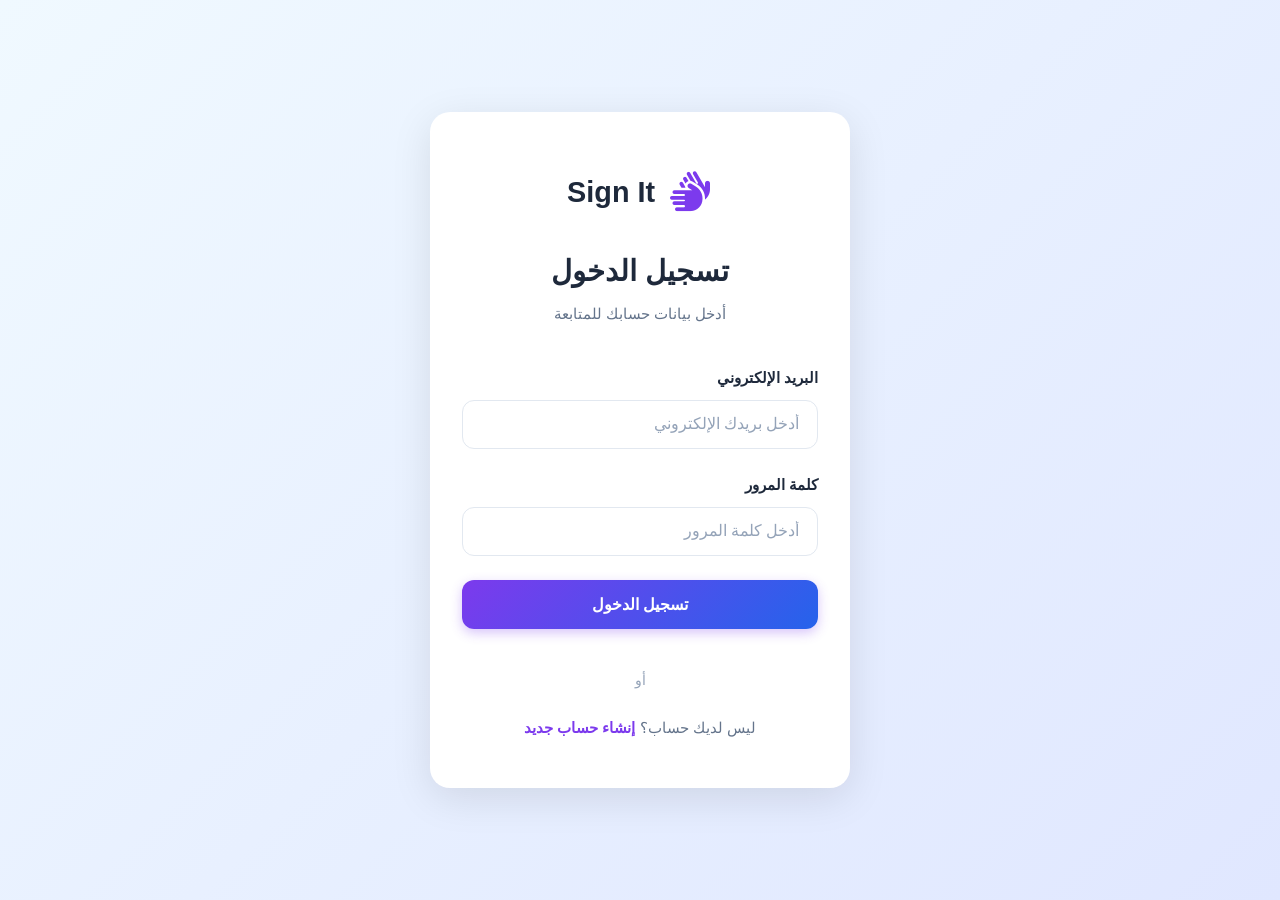
<file: login.html>
<!DOCTYPE html>
<html lang="ar" dir="rtl">
<head>
    <meta charset="UTF-8">
    <meta name="viewport" content="width=device-width, initial-scale=1.0">
    <meta name="description" content="تسجيل الدخول - Sign It">
    <meta name="theme-color" content="#6366F1">
    <title>تسجيل الدخول - Sign It</title>
    
    <link rel="stylesheet" href="https://cdnjs.cloudflare.com/ajax/libs/font-awesome/6.4.0/css/all.min.css">
    <link rel="stylesheet" href="style.css">
    
    <style>
        body {
            background: linear-gradient(135deg, #f0f9ff 0%, #e0e7ff 100%);
            min-height: 100vh;
            display: flex;
            align-items: center;
            justify-content: center;
            padding: 1rem;
        }

        .login-container {
            background: white;
            border-radius: 20px;
            box-shadow: 0 10px 40px rgba(0, 0, 0, 0.1);
            padding: 3rem 2rem;
            width: 100%;
            max-width: 420px;
            animation: slideUp 0.3s ease;
        }

        @keyframes slideUp {
            from {
                opacity: 0;
                transform: translateY(30px);
            }
            to {
                opacity: 1;
                transform: translateY(0);
            }
        }

        .login-header {
            text-align: center;
            margin-bottom: 2.5rem;
        }

        .login-brand {
            display: flex;
            align-items: center;
            justify-content: center;
            gap: 0.8rem;
            margin-bottom: 1.5rem;
        }

        .login-brand-icon {
            font-size: 2.5rem;
            color: #7C3AED;
        }

        .login-brand-text {
            font-size: 1.8rem;
            font-weight: bold;
            color: #1e293b;
        }

        .login-title {
            font-size: 1.8rem;
            color: #1e293b;
            margin-bottom: 0.5rem;
        }

        .login-subtitle {
            color: #64748b;
            font-size: 0.95rem;
        }

        .form-group {
            margin-bottom: 1.5rem;
        }

        .form-label {
            display: block;
            color: #1e293b;
            font-weight: 600;
            margin-bottom: 0.6rem;
            font-size: 0.95rem;
        }

        .form-input {
            width: 100%;
            padding: 0.9rem 1.1rem;
            border: 1.5px solid #e2e8f0;
            border-radius: 12px;
            font-size: 1rem;
            transition: all 0.2s;
            font-family: inherit;
        }

        .form-input:focus {
            outline: none;
            border-color: #7C3AED;
            box-shadow: 0 0 0 3px rgba(124, 58, 237, 0.1);
            background: #fafaf9;
        }

        .form-input::placeholder {
            color: #94a3b8;
        }

        .login-btn {
            width: 100%;
            padding: 0.95rem 1.5rem;
            background: linear-gradient(135deg, #7C3AED, #2563EB);
            color: white;
            border: none;
            border-radius: 12px;
            font-size: 1rem;
            font-weight: 600;
            cursor: pointer;
            transition: all 0.2s;
            box-shadow: 0 4px 12px rgba(124, 58, 237, 0.3);
            margin-bottom: 1rem;
        }

        .login-btn:hover {
            transform: translateY(-2px);
            box-shadow: 0 6px 16px rgba(124, 58, 237, 0.4);
        }

        .login-btn:active {
            transform: translateY(0);
        }

        .login-btn:disabled {
            opacity: 0.6;
            cursor: not-allowed;
            transform: none;
        }

        .form-divider {
            text-align: center;
            color: #94a3b8;
            margin: 1.5rem 0;
            font-size: 0.9rem;
        }

        .signup-link {
            text-align: center;
            color: #64748b;
            font-size: 0.95rem;
        }

        .signup-link a {
            color: #7C3AED;
            text-decoration: none;
            font-weight: 600;
            transition: color 0.2s;
        }

        .signup-link a:hover {
            color: #2563EB;
        }

        .error-message {
            background: #FEE2E2;
            color: #B91C1C;
            padding: 0.8rem 1rem;
            border-radius: 10px;
            margin-bottom: 1rem;
            display: none;
            border-right: 4px solid #B91C1C;
        }

        .error-message.show {
            display: block;
            animation: shake 0.3s ease;
        }

        @keyframes shake {
            0%, 100% { transform: translateX(0); }
            25% { transform: translateX(-5px); }
            75% { transform: translateX(5px); }
        }

        .success-message {
            background: #DCFCE7;
            color: #15803D;
            padding: 0.8rem 1rem;
            border-radius: 10px;
            margin-bottom: 1rem;
            display: none;
            border-right: 4px solid #15803D;
        }

        .success-message.show {
            display: block;
            animation: slideUp 0.3s ease;
        }

        .form-loading {
            display: inline-block;
            width: 16px;
            height: 16px;
            border: 2px solid rgba(255, 255, 255, 0.3);
            border-radius: 50%;
            border-top-color: white;
            animation: spin 0.8s linear infinite;
            margin-right: 0.5rem;
            vertical-align: middle;
        }

        @keyframes spin {
            to { transform: rotate(360deg); }
        }

        @media (max-width: 600px) {
            .login-container {
                padding: 2rem 1.5rem;
            }

            .login-title {
                font-size: 1.5rem;
            }

            .login-brand-text {
                font-size: 1.5rem;
            }
        }
    </style>
</head>
<body>
    <div class="login-container">
        <!-- رأس تسجيل الدخول -->
        <div class="login-header">
            <div class="login-brand">
                <span class="login-brand-icon"><i class="fas fa-hands"></i></span>
                <span class="login-brand-text">Sign It</span>
            </div>
            <h1 class="login-title">تسجيل الدخول</h1>
            <p class="login-subtitle">أدخل بيانات حسابك للمتابعة</p>
        </div>

        <!-- رسائل الخطأ والنجاح -->
        <div id="errorMessage" class="error-message">
            <i class="fas fa-exclamation-circle"></i> <span id="errorText"></span>
        </div>
        <div id="successMessage" class="success-message">
            <i class="fas fa-check-circle"></i> <span id="successText"></span>
        </div>

        <!-- نموذج تسجيل الدخول -->
        <form id="loginForm" action="https://formspree.io/f/xeevrbdg" method="POST">
            <!-- حقل البريد الإلكتروني -->
            <div class="form-group">
                <label class="form-label">البريد الإلكتروني</label>
                <input 
                    type="email" 
                    name="email" 
                    id="email"
                    class="form-input" 
                    placeholder="أدخل بريدك الإلكتروني" 
                    required
                    autocomplete="email"
                >
            </div>

            <!-- حقل كلمة المرور -->
            <div class="form-group">
                <label class="form-label">كلمة المرور</label>
                <input 
                    type="password" 
                    name="password" 
                    id="password"
                    class="form-input" 
                    placeholder="أدخل كلمة المرور" 
                    required
                    autocomplete="current-password"
                >
            </div>

            <!-- حقل مخفي لنوع النموذج -->
            <input type="hidden" name="form_type" value="login">

            <!-- زر تسجيل الدخول -->
            <button type="submit" id="loginBtn" class="login-btn">
                <span id="btnText">تسجيل الدخول</span>
            </button>
        </form>

        <!-- فاصل -->
        <div class="form-divider">أو</div>

        <!-- رابط إنشاء حساب جديد -->
        <div class="signup-link">
            ليس لديك حساب؟ 
            <a href="signup.html">إنشاء حساب جديد</a>
        </div>
    </div>

    <script>
        const loginForm = document.getElementById('loginForm');
        const loginBtn = document.getElementById('loginBtn');
        const btnText = document.getElementById('btnText');
        const errorMessage = document.getElementById('errorMessage');
        const errorText = document.getElementById('errorText');
        const successMessage = document.getElementById('successMessage');
        const successText = document.getElementById('successText');

        loginForm.addEventListener('submit', async function(e) {
            e.preventDefault();

            // إخفاء الرسائل السابقة
            errorMessage.classList.remove('show');
            successMessage.classList.remove('show');

            // الحصول على البيانات
            const email = document.getElementById('email').value.trim();
            const password = document.getElementById('password').value;

            // التحقق من الصحة
            if (!email || !password) {
                showError('يرجى ملء جميع الحقول');
                return;
            }

            if (!isValidEmail(email)) {
                showError('يرجى إدخال بريد إلكتروني صحيح');
                return;
            }

            if (password.length < 6) {
                showError('كلمة المرور يجب أن تكون 6 أحرف على الأقل');
                return;
            }

            // تعطيل الزر وإظهار المؤشر
            loginBtn.disabled = true;
            btnText.innerHTML = '<span class="form-loading"></span>جاري تسجيل الدخول...';

            try {
                // إرسال البيانات إلى Formspree
                const response = await fetch('https://formspree.io/f/xeevrbdg', {
                    method: 'POST',
                    headers: {
                        'Content-Type': 'application/json'
                    },
                    body: JSON.stringify({
                        email: email,
                        password: password,
                        form_type: 'login',
                        timestamp: new Date().toISOString()
                    })
                });

                if (response.ok) {
                    // حفظ بيانات المستخدم في localStorage
                    localStorage.setItem('userEmail', email);
                    localStorage.setItem('isAuthenticated', 'true');
                    localStorage.setItem('loginTime', new Date().toISOString());

                    // إظهار رسالة النجاح
                    successText.textContent = 'تم تسجيل الدخول بنجاح! جاري التحويل...';
                    successMessage.classList.add('show');

                    // التحويل إلى الصفحة الرئيسية بعد 1.5 ثانية
                    setTimeout(() => {
                        window.location.href = 'index.html';
                    }, 1500);
                } else {
                    throw new Error('فشل التحقق من البيانات');
                }
            } catch (error) {
                showError('حدث خطأ أثناء تسجيل الدخول. يرجى المحاولة مرة أخرى');
                console.error('Error:', error);
                
                // إعادة تفعيل الزر
                loginBtn.disabled = false;
                btnText.innerHTML = 'تسجيل الدخول';
            }
        });

        function showError(message) {
            errorText.textContent = message;
            errorMessage.classList.add('show');
            loginBtn.disabled = false;
            btnText.innerHTML = 'تسجيل الدخول';
        }

        function isValidEmail(email) {
            const emailRegex = /^[^\s@]+@[^\s@]+\.[^\s@]+$/;
            return emailRegex.test(email);
        }

        // مسح الأخطاء عند الكتابة
        document.getElementById('email').addEventListener('focus', () => {
            errorMessage.classList.remove('show');
        });

        document.getElementById('password').addEventListener('focus', () => {
            errorMessage.classList.remove('show');
        });
    </script>
</body>
</html>
</file>
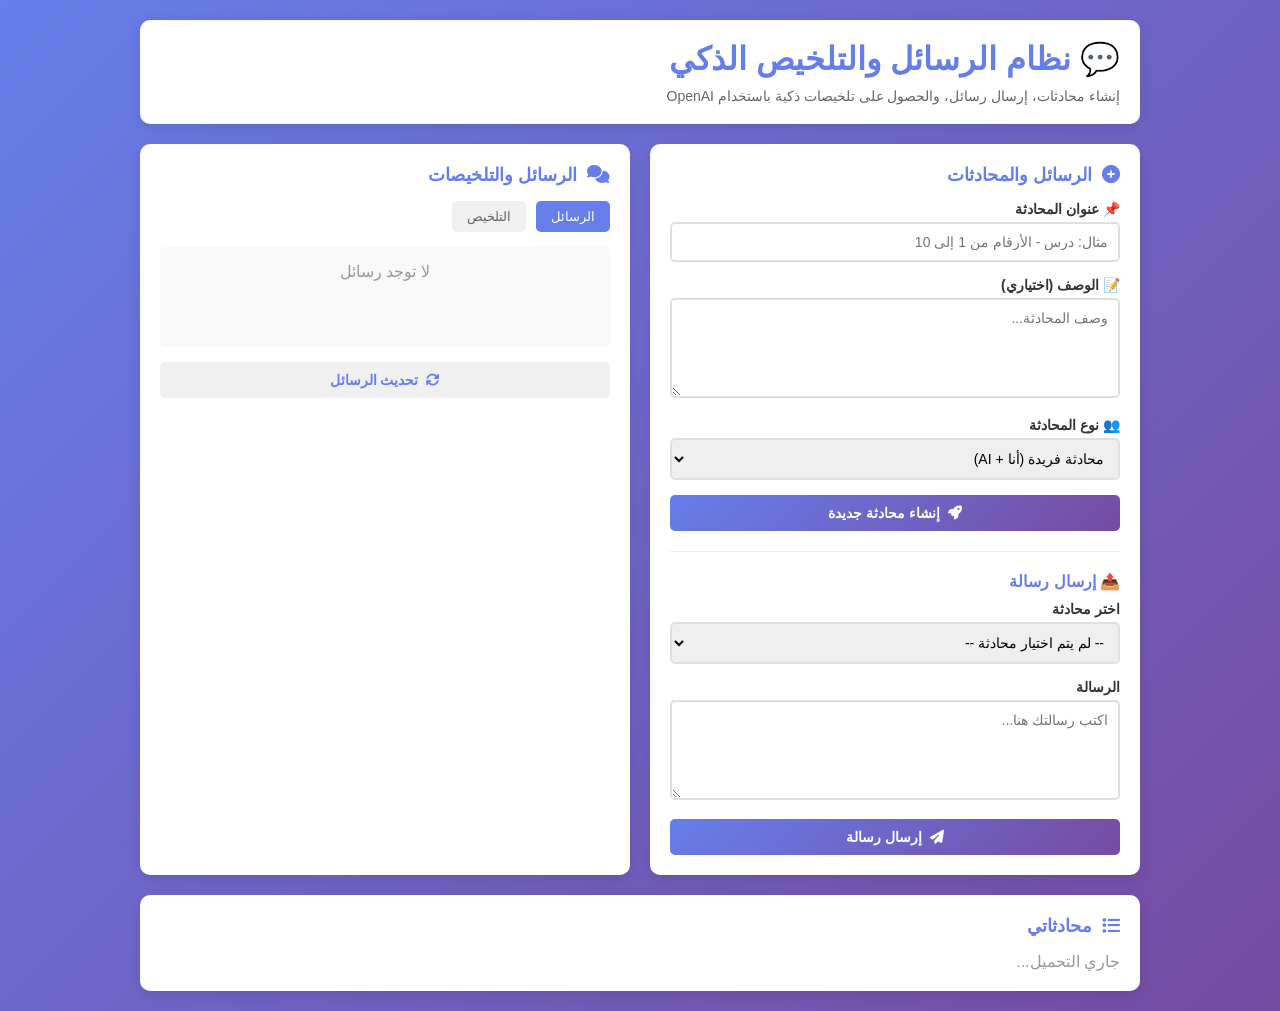
<file: messaging-demo.html>
<!DOCTYPE html>
<html lang="ar" dir="rtl">
<head>
  <meta charset="UTF-8">
  <meta name="viewport" content="width=device-width, initial-scale=1.0">
  <title>نموذج الرسائل والتلخيص - Sign It</title>

  <script src="thread-manager.js"></script>
  <link rel="stylesheet" href="https://cdnjs.cloudflare.com/ajax/libs/font-awesome/6.4.0/css/all.min.css">
  <style>
    * {
      margin: 0;
      padding: 0;
      box-sizing: border-box;
    }

    body {
      font-family: 'Segoe UI', Tahoma, Geneva, Verdana, sans-serif;
      background: linear-gradient(135deg, #667eea 0%, #764ba2 100%);
      min-height: 100vh;
      padding: 20px;
    }

    .container {
      max-width: 1000px;
      margin: 0 auto;
    }

    .header {
      background: white;
      border-radius: 10px;
      padding: 20px;
      margin-bottom: 20px;
      box-shadow: 0 4px 15px rgba(0,0,0,0.1);
    }

    h1 {
      color: #667eea;
      margin-bottom: 10px;
    }

    .info {
      color: #666;
      font-size: 14px;
    }

    .main-grid {
      display: grid;
      grid-template-columns: 1fr 1fr;
      gap: 20px;
      margin-bottom: 20px;
    }

    .card {
      background: white;
      border-radius: 10px;
      padding: 20px;
      box-shadow: 0 4px 15px rgba(0,0,0,0.1);
    }

    .card h2 {
      color: #667eea;
      margin-bottom: 15px;
      font-size: 18px;
      display: flex;
      align-items: center;
      gap: 10px;
    }

    .form-group {
      margin-bottom: 15px;
    }

    label {
      display: block;
      margin-bottom: 5px;
      color: #333;
      font-weight: 600;
      font-size: 14px;
    }

    input[type="text"],
    input[type="email"],
    textarea,
    select {
      width: 100%;
      padding: 10px;
      border: 2px solid #e0e0e0;
      border-radius: 5px;
      font-size: 14px;
      font-family: inherit;
      transition: border-color 0.3s;
      resize: vertical;
    }

    input:focus,
    textarea:focus,
    select:focus {
      outline: none;
      border-color: #667eea;
      box-shadow: 0 0 0 3px rgba(102, 126, 234, 0.1);
    }

    textarea {
      min-height: 100px;
    }

    .btn {
      background: linear-gradient(135deg, #667eea 0%, #764ba2 100%);
      color: white;
      border: none;
      padding: 10px 20px;
      border-radius: 5px;
      cursor: pointer;
      font-size: 14px;
      font-weight: 600;
      transition: transform 0.2s, box-shadow 0.2s;
      display: flex;
      align-items: center;
      justify-content: center;
      gap: 8px;
      width: 100%;
    }

    .btn:hover {
      transform: translateY(-2px);
      box-shadow: 0 4px 12px rgba(102, 126, 234, 0.4);
    }

    .btn:disabled {
      opacity: 0.6;
      cursor: not-allowed;
      transform: none;
    }

    .btn.secondary {
      background: #f0f0f0;
      color: #667eea;
      font-weight: 600;
    }

    .btn.secondary:hover {
      background: #e8e8e8;
    }

    .messages-container {
      background: #f9f9f9;
      border-radius: 5px;
      padding: 15px;
      max-height: 300px;
      overflow-y: auto;
      margin-bottom: 15px;
      min-height: 100px;
    }

    .message {
      background: white;
      padding: 10px;
      margin-bottom: 10px;
      border-left: 4px solid #667eea;
      border-radius: 3px;
      font-size: 14px;
    }

    .message.own {
      background: #e8eaf6;
      border-left-color: #764ba2;
    }

    .message-time {
      font-size: 12px;
      color: #999;
      margin-top: 5px;
    }

    .summary-box {
      background: linear-gradient(135deg, #667eea15 0%, #764ba215 100%);
      border: 2px solid #667eea;
      border-radius: 5px;
      padding: 15px;
      margin-bottom: 15px;
    }

    .summary-box h3 {
      color: #667eea;
      margin-bottom: 10px;
      font-size: 14px;
    }

    .summary-text {
      color: #333;
      line-height: 1.6;
      margin-bottom: 10px;
      font-size: 14px;
    }

    .key-points {
      background: white;
      padding: 10px;
      border-radius: 3px;
      margin-top: 10px;
    }

    .key-point {
      color: #666;
      font-size: 13px;
      margin-bottom: 5px;
      padding-left: 20px;
      position: relative;
    }

    .key-point:before {
      content: "•";
      color: #667eea;
      font-weight: bold;
      position: absolute;
      left: 0;
    }

    .thread-item {
      background: #f9f9f9;
      padding: 10px;
      border-radius: 5px;
      margin-bottom: 8px;
      cursor: pointer;
      transition: background 0.2s;
      border-left: 3px solid transparent;
    }

    .thread-item:hover {
      background: #f0f0f0;
      border-left-color: #667eea;
    }

    .thread-title {
      font-weight: 600;
      color: #333;
      font-size: 14px;
    }

    .thread-date {
      font-size: 12px;
      color: #999;
      margin-top: 3px;
    }

    .status {
      padding: 10px;
      border-radius: 5px;
      font-size: 13px;
      margin-bottom: 15px;
      display: none;
    }

    .status.show {
      display: block;
    }

    .status.loading {
      background: #e3f2fd;
      color: #1976d2;
    }

    .status.success {
      background: #e8f5e9;
      color: #388e3c;
    }

    .status.error {
      background: #ffebee;
      color: #d32f2f;
    }

    .tabs {
      display: flex;
      gap: 10px;
      margin-bottom: 15px;
    }

    .tab-btn {
      background: #f0f0f0;
      color: #666;
      border: none;
      padding: 8px 15px;
      border-radius: 5px;
      cursor: pointer;
      font-size: 13px;
      transition: all 0.2s;
    }

    .tab-btn.active {
      background: #667eea;
      color: white;
    }

    .focus-options {
      display: grid;
      grid-template-columns: 1fr 1fr;
      gap: 8px;
      margin-bottom: 15px;
    }

    .focus-options label {
      display: flex;
      align-items: center;
      gap: 8px;
      margin: 0;
      cursor: pointer;
      font-weight: 400;
    }

    .focus-options input[type="radio"] {
      width: auto;
      margin: 0;
      border: none;
    }

    @media (max-width: 768px) {
      .main-grid {
        grid-template-columns: 1fr;
      }
    }
  </style>
</head>
<body>
  <div class="container">
    <!-- Header -->
    <div class="header">
      <h1>💬 نظام الرسائل والتلخيص الذكي</h1>
      <p class="info">إنشاء محادثات، إرسال رسائل، والحصول على تلخيصات ذكية باستخدام OpenAI</p>
    </div>

    <div class="main-grid">
      <!-- Left: Create Thread & Send Message -->
      <div class="card">
        <h2><i class="fas fa-plus-circle"></i> الرسائل والمحادثات</h2>

        <div class="status" id="status"></div>

        <!-- Create Thread Form -->
        <div class="form-group">
          <label>📌 عنوان المحادثة</label>
          <input type="text" id="threadTitle" placeholder="مثال: درس - الأرقام من 1 إلى 10">
        </div>

        <div class="form-group">
          <label>📝 الوصف (اختياري)</label>
          <textarea id="threadDescription" placeholder="وصف المحادثة..."></textarea>
        </div>

        <div class="form-group">
          <label>👥 نوع المحادثة</label>
          <select id="threadType">
            <option value="individual">محادثة فريدة (أنا + AI)</option>
            <option value="group">مجموعة نقاش</option>
          </select>
        </div>

        <button class="btn" onclick="createThread()">
          <i class="fas fa-rocket"></i> إنشاء محادثة جديدة
        </button>

        <hr style="margin: 20px 0; border: none; border-top: 1px solid #eee;">

        <!-- Send Message Form -->
        <h3 style="color: #667eea; margin-bottom: 10px; font-size: 16px;">📤 إرسال رسالة</h3>
        
        <div class="form-group">
          <label>اختر محادثة</label>
          <select id="selectedThread">
            <option value="">-- لم يتم اختيار محادثة --</option>
          </select>
        </div>

        <div class="form-group">
          <label>الرسالة</label>
          <textarea id="messageContent" placeholder="اكتب رسالتك هنا..."></textarea>
        </div>

        <button class="btn" onclick="sendMessage()">
          <i class="fas fa-paper-plane"></i> إرسال رسالة
        </button>
      </div>

      <!-- Right: Messages & Actions -->
      <div class="card">
        <h2><i class="fas fa-comments"></i> الرسائل والتلخيصات</h2>

        <div class="tabs">
          <button class="tab-btn active" onclick="switchTab('messages')">الرسائل</button>
          <button class="tab-btn" onclick="switchTab('summary')">التلخيص</button>
        </div>

        <!-- Messages Tab -->
        <div id="messages-tab">
          <div id="messagesList" class="messages-container">
            <p style="text-align: center; color: #999;">لا توجد رسائل</p>
          </div>
          <button class="btn secondary" onclick="loadMessages()">
            <i class="fas fa-sync"></i> تحديث الرسائل
          </button>
        </div>

        <!-- Summary Tab -->
        <div id="summary-tab" style="display: none;">
          <h3 style="color: #667eea; margin-bottom: 10px; font-size: 14px;">🎯 نوع التلخيص</h3>
          
          <div class="focus-options">
            <label>
              <input type="radio" name="focusArea" value="general" checked> عام
            </label>
            <label>
              <input type="radio" name="focusArea" value="learning"> تعلم
            </label>
            <label>
              <input type="radio" name="focusArea" value="progress"> تقدم
            </label>
            <label>
              <input type="radio" name="focusArea" value="areas_to_improve"> تحسين
            </label>
          </div>

          <button class="btn" onclick="generateSummary()">
            <i class="fas fa-wand-magic-sparkles"></i> توليد التلخيص الذكي
          </button>

          <div id="summaryContent" style="margin-top: 15px;"></div>
        </div>
      </div>
    </div>

    <!-- My Threads -->
    <div class="card">
      <h2><i class="fas fa-list"></i> محادثاتي</h2>
      <div id="threadsList" style="display: grid; grid-template-columns: repeat(auto-fill, minmax(200px, 1fr)); gap: 10px;">
        <p style="color: #999;">جاري التحميل...</p>
      </div>
    </div>
  </div>

  <script>
    let currentThreadId = null

    // Create Thread
    async function createThread() {
      try {
        showStatus('جاري إنشاء المحادثة...', 'loading')
        
        const title = document.getElementById('threadTitle').value
        const description = document.getElementById('threadDescription').value
        const threadType = document.getElementById('threadType').value

        if (!title) {
          showStatus('❌ يجب إدخال عنوان المحادثة', 'error')
          return
        }

        const thread = await threadManager.createThread(title, description, threadType)
        
        currentThreadId = thread.id
        document.getElementById('selectedThread').value = thread.id
        
        showStatus('✅ تم إنشاء المحادثة بنجاح!', 'success')
        document.getElementById('threadTitle').value = ''
        document.getElementById('threadDescription').value = ''
        
        loadThreads()
      } catch (error) {
        showStatus(`❌ خطأ: ${error.message}`, 'error')
      }
    }

    // Send Message
    async function sendMessage() {
      try {
        if (!currentThreadId) {
          showStatus('❌ يجب اختيار محادثة أولاً', 'error')
          return
        }

        showStatus('جاري إرسال الرسالة...', 'loading')
        
        const content = document.getElementById('messageContent').value
        if (!content) {
          showStatus('❌ يجب إدخال نص الرسالة', 'error')
          return
        }

        await threadManager.sendMessage(currentThreadId, content)
        
        document.getElementById('messageContent').value = ''
        showStatus('✅ تم إرسال الرسالة بنجاح!', 'success')
        
        loadMessages()
      } catch (error) {
        showStatus(`❌ خطأ: ${error.message}`, 'error')
      }
    }

    // Load Messages
    async function loadMessages() {
      try {
        if (!currentThreadId) {
          document.getElementById('messagesList').innerHTML = '<p style="text-align: center; color: #999;">لا توجد محادثة مختارة</p>'
          return
        }

        showStatus('جاري تحميل الرسائل...', 'loading')
        
        const messages = await threadManager.getThreadMessages(currentThreadId, 20)
        
        const html = messages.map(msg => `
          <div class="message ${msg.user_id === threadManager.currentUser?.id ? 'own' : ''}">
            <strong>${msg.user_id.slice(0, 8)}:</strong> ${msg.content}
            <div class="message-time">${new Date(msg.created_at).toLocaleTimeString('ar-EG')}</div>
          </div>
        `).join('')
        
        document.getElementById('messagesList').innerHTML = html || '<p style="text-align: center; color: #999;">لا توجد رسائل</p>'
        showStatus('✅ تم تحديث الرسائل', 'success')
      } catch (error) {
        showStatus(`❌ خطأ: ${error.message}`, 'error')
      }
    }

    // Generate Summary
    async function generateSummary() {
      try {
        if (!currentThreadId) {
          showStatus('❌ يجب اختيار محادثة أولاً', 'error')
          return
        }

        const focusArea = document.querySelector('input[name="focusArea"]:checked').value
        
        showStatus('🤖 جاري توليد التلخيص باستخدام AI...', 'loading')
        
        const result = await threadManager.generateSummary(currentThreadId, focusArea)
        
        const summaryHtml = `
          <div class="summary-box">
            <h3>📋 التلخيص</h3>
            <p class="summary-text">${result.summary}</p>
            ${result.key_points && result.key_points.length > 0 ? `
              <div class="key-points">
                <strong style="color: #667eea;">🎯 النقاط الرئيسية:</strong>
                ${result.key_points.map(point => `<div class="key-point">${point}</div>`).join('')}
              </div>
            ` : ''}
          </div>
        `
        
        document.getElementById('summaryContent').innerHTML = summaryHtml
        showStatus('✅ تم توليد التلخيص بنجاح!', 'success')
      } catch (error) {
        showStatus(`❌ خطأ: ${error.message}`, 'error')
      }
    }

    // Load Threads
    async function loadThreads() {
      try {
        const threads = await threadManager.getUserThreads()
        
        const html = threads.map(thread => `
          <div class="thread-item" onclick="selectThread('${thread.id}')">
            <div class="thread-title">${thread.title}</div>
            <div class="thread-date">${new Date(thread.created_at).toLocaleDateString('ar-EG')}</div>
          </div>
        `).join('')
        
        document.getElementById('threadsList').innerHTML = html || '<p style="color: #999;">لا توجد محادثات</p>'
      } catch (error) {
        console.error('Error loading threads:', error)
      }
    }

    // Select Thread
    function selectThread(threadId) {
      currentThreadId = threadId
      document.getElementById('selectedThread').value = threadId
      loadMessages()
    }

    // Switch Tab
    function switchTab(tab) {
      document.getElementById('messages-tab').style.display = tab === 'messages' ? 'block' : 'none'
      document.getElementById('summary-tab').style.display = tab === 'summary' ? 'block' : 'none'
      
      document.querySelectorAll('.tab-btn').forEach(btn => btn.classList.remove('active'))
      event.target.classList.add('active')
      
      if (tab === 'messages') {
        loadMessages()
      }
    }

    // Show Status
    function showStatus(message, type) {
      const status = document.getElementById('status')
      status.textContent = message
      status.className = `status show ${type}`
      
      if (type === 'success' || type === 'error') {
        setTimeout(() => status.classList.remove('show'), 3000)
      }
    }

    // Initialize on load
    document.addEventListener('DOMContentLoaded', () => {
      setTimeout(() => {
        loadThreads()
      }, 500)
    })
  </script>
</body>
</html>
</file>
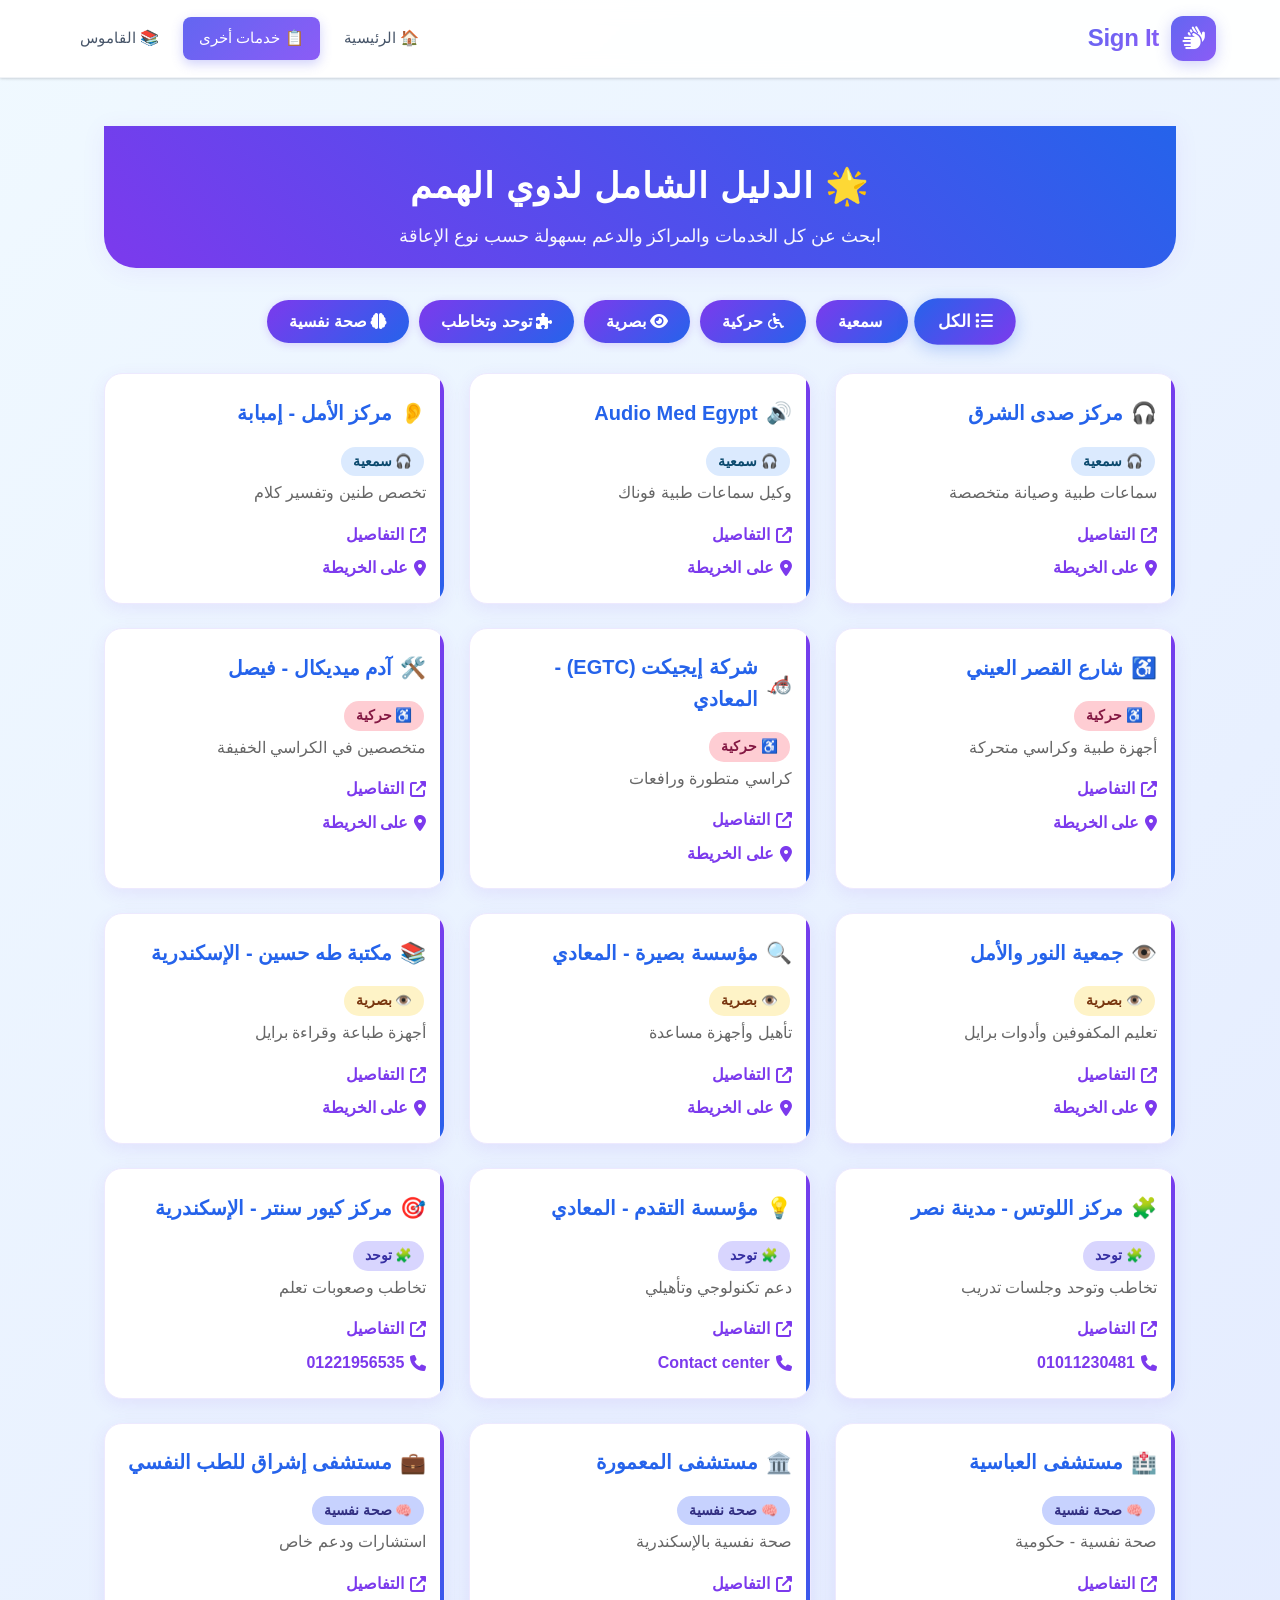
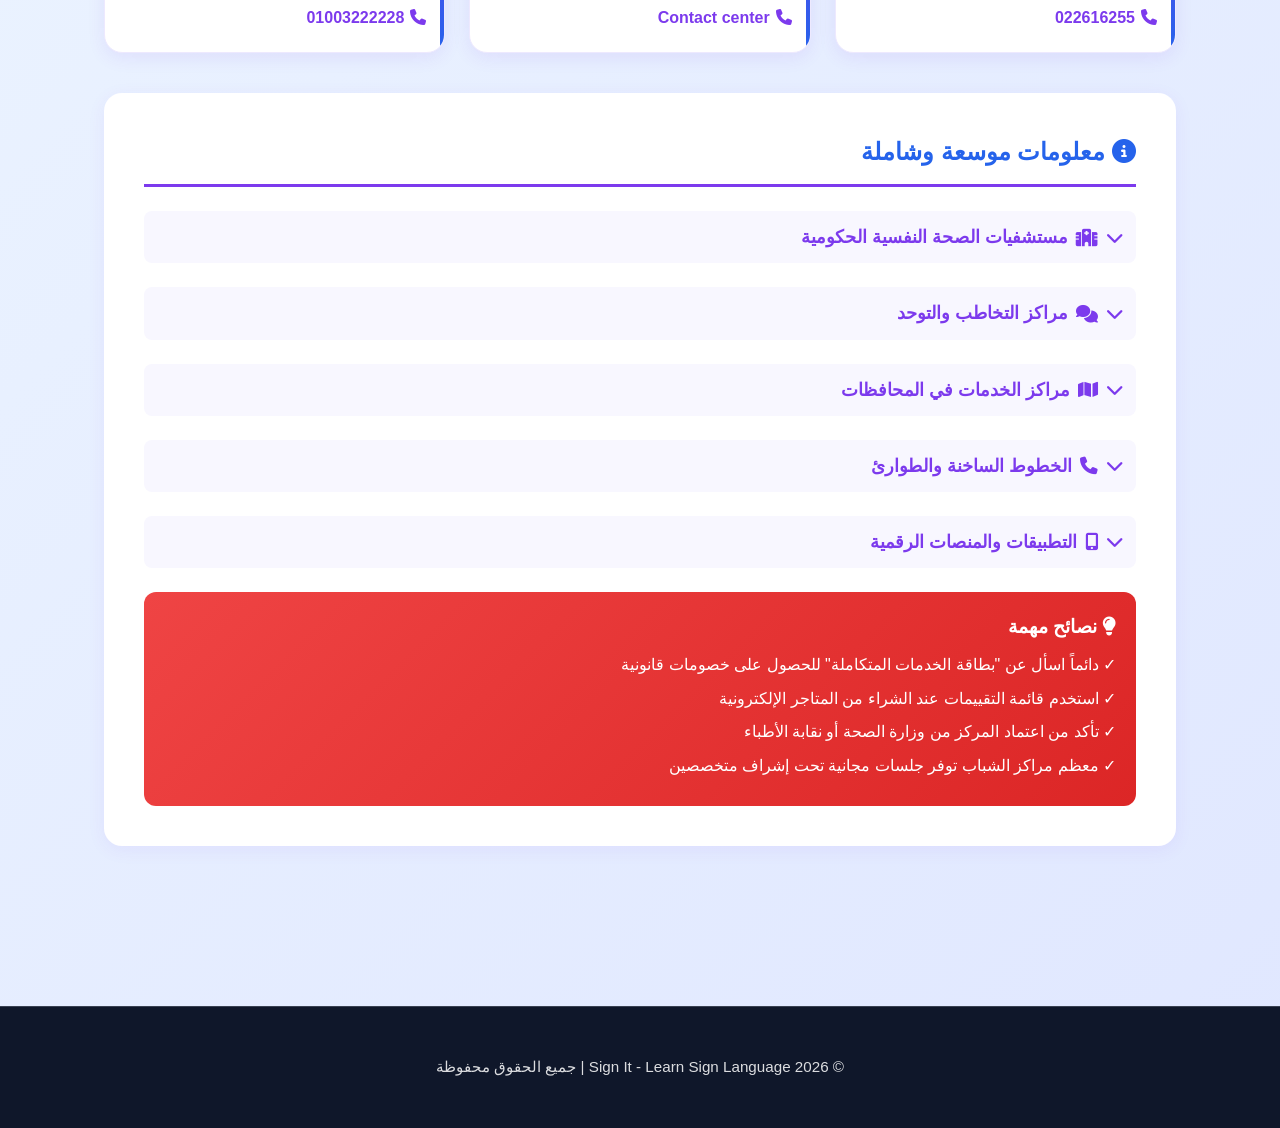
<file: other-services.html>
<!DOCTYPE html>
<html lang="ar" dir="rtl">
<head>
  <meta charset="UTF-8" />
  <meta name="viewport" content="width=device-width, initial-scale=1.0" />
  <title>الدليل الشامل لذوي الهمم - خدمات وموارد</title>
  <link rel="stylesheet" href="style.css" />
  <link rel="stylesheet" href="https://cdnjs.cloudflare.com/ajax/libs/font-awesome/6.4.0/css/all.min.css" />
  <style>
    * {
      margin: 0;
      padding: 0;
      box-sizing: border-box;
    }

    body {
      font-family: 'Cairo', Arial, sans-serif;
      background: linear-gradient(135deg, #f0f9ff 0%, #e0e7ff 100%);
      color: #1e293b;
      line-height: 1.6;
    }

    .smart-header {
      background: linear-gradient(45deg, #7C3AED, #2563EB);
      color: white;
      padding: 32px 10px 18px 10px;
      text-align: center;
      border-radius: 0 0 32px 32px;
      box-shadow: 0 4px 24px rgba(124, 60, 237, 0.08);
      margin-bottom: 2rem;
    }

    .smart-header h1 {
      font-size: 2.2rem;
      font-weight: 900;
      letter-spacing: 1px;
      margin: 0 0 0.5rem 0;
    }

    .smart-header p {
      font-size: 1.1rem;
      opacity: 0.95;
      margin: 0;
    }

    main {
      padding: 3rem 5%;
      max-width: 1200px;
      margin: 0 auto;
    }

    .filter-section {
      text-align: center;
      margin-bottom: 30px;
      display: flex;
      flex-wrap: wrap;
      justify-content: center;
      gap: 10px;
    }

    .filter-btn {
      padding: 12px 22px;
      border: none;
      border-radius: 50px;
      cursor: pointer;
      background: linear-gradient(135deg, #7C3AED, #2563EB);
      color: white;
      font-size: 1rem;
      font-weight: bold;
      box-shadow: 0 2px 8px rgba(124, 60, 237, 0.2);
      transition: all 0.3s ease;
    }

    .filter-btn:hover,
    .filter-btn.active {
      background: linear-gradient(135deg, #2563EB, #7C3AED);
      transform: scale(1.08);
      box-shadow: 0 4px 16px rgba(37, 99, 235, 0.3);
    }

    .cards-grid {
      display: grid;
      grid-template-columns: repeat(auto-fit, minmax(320px, 1fr));
      gap: 1.5rem;
      margin-bottom: 2.5rem;
    }

    .card {
      background: white;
      padding: 22px 18px;
      border-radius: 18px;
      box-shadow: 0 5px 18px rgba(124, 60, 237, 0.09);
      transition: all 0.3s ease;
      border: 1.5px solid #ede9fe;
      position: relative;
      overflow: hidden;
    }

    .card::before {
      content: '';
      position: absolute;
      top: 0;
      right: 0;
      width: 4px;
      height: 100%;
      background: linear-gradient(135deg, #7C3AED, #2563EB);
    }

    .card:hover {
      box-shadow: 0 10px 32px rgba(37, 99, 235, 0.15);
      transform: translateY(-6px) scale(1.02);
      border-color: #a5b4fc;
    }

    .card h3 {
      color: #2563EB;
      font-size: 1.25rem;
      margin: 0 0 0.8rem 0;
      font-weight: bold;
      display: flex;
      align-items: center;
      gap: 8px;
    }

    .card p {
      color: #666;
      margin: 0 0 1rem 0;
      font-size: 1rem;
      line-height: 1.6;
    }

    .card-links {
      display: flex;
      flex-direction: column;
      gap: 8px;
      margin-top: 12px;
    }

    .card a {
      color: #7C3AED;
      font-weight: 600;
      text-decoration: none;
      transition: all 0.3s ease;
      display: inline-flex;
      align-items: center;
      gap: 6px;
    }

    .card a:hover {
      color: #2563EB;
      text-decoration: underline;
    }

    .map-container {
      width: 100%;
      height: 220px;
      border-radius: 12px;
      margin-top: 12px;
      border: none;
      box-shadow: 0 2px 8px rgba(37, 99, 235, 0.1);
      overflow: hidden;
    }

    .info-section {
      background: white;
      border-radius: 18px;
      box-shadow: 0 4px 18px rgba(124, 60, 237, 0.07);
      padding: 2.5rem;
      margin-bottom: 2rem;
    }

    .info-section h2 {
      color: #2563EB;
      font-size: 1.5rem;
      margin-bottom: 1.5rem;
      border-bottom: 3px solid #7C3AED;
      padding-bottom: 0.8rem;
    }

    .collapse-item {
      margin-bottom: 1.5rem;
    }

    .collapse-summary {
      font-weight: bold;
      color: #7C3AED;
      font-size: 1.1rem;
      cursor: pointer;
      padding: 12px;
      background: #f8f7ff;
      border-radius: 8px;
      display: flex;
      align-items: center;
      gap: 8px;
      transition: all 0.3s ease;
    }

    .collapse-summary:hover {
      background: #f0e7ff;
      transform: translateX(-4px);
    }

    .collapse-content {
      padding: 12px 0 12px 20px;
      margin-top: 8px;
      border-right: 3px solid #7C3AED;
    }

    .collapse-content ul {
      list-style: none;
      margin: 0;
      padding: 0;
    }

    .collapse-content li {
      margin: 12px 0;
      padding: 12px;
      background: #f8f7ff;
      border-radius: 8px;
      transition: all 0.3s ease;
    }

    .collapse-content li:hover {
      background: #f0e7ff;
      transform: translateX(-4px);
    }

    .collapse-content strong {
      color: #2563EB;
    }

    .collapse-content a {
      color: #7C3AED;
      font-weight: 600;
      text-decoration: none;
    }

    .collapse-content a:hover {
      text-decoration: underline;
      color: #2563EB;
    }

    .phone-number {
      background: #2563EB;
      color: white;
      padding: 4px 8px;
      border-radius: 4px;
      font-weight: bold;
      font-family: 'Courier New', monospace;
    }

    .emergency-box {
      background: linear-gradient(135deg, #ef4444, #dc2626);
      color: white;
      padding: 20px;
      border-radius: 12px;
      margin-top: 20px;
    }

    .emergency-box h3 {
      color: white;
      margin-bottom: 10px;
    }

    .table-responsive {
      overflow-x: auto;
      margin: 20px 0;
    }

    table {
      width: 100%;
      border-collapse: collapse;
      background: white;
      border-radius: 8px;
      overflow: hidden;
      box-shadow: 0 2px 8px rgba(0, 0, 0, 0.1);
    }

    table th {
      background: linear-gradient(135deg, #7C3AED, #2563EB);
      color: white;
      padding: 15px;
      text-align: right;
      font-weight: bold;
    }

    table td {
      padding: 12px 15px;
      border-bottom: 1px solid #e5e7eb;
    }

    table tr:hover {
      background: #f9f5ff;
    }

    table tr:last-child td {
      border-bottom: none;
    }

    .badge {
      display: inline-block;
      padding: 4px 12px;
      border-radius: 20px;
      font-size: 0.85rem;
      font-weight: bold;
      margin: 4px 2px;
    }

    .badge-hearing {
      background: #dbeafe;
      color: #0c4a6e;
    }

    .badge-mobility {
      background: #fecdd3;
      color: #831843;
    }

    .badge-visual {
      background: #fef3c7;
      color: #78350f;
    }

    .badge-autism {
      background: #d8d5fe;
      color: #3730a3;
    }

    .badge-mental {
      background: #c7d2fe;
      color: #312e81;
    }

    .icon {
      font-size: 1.3rem;
    }

    @media (max-width: 768px) {
      .smart-header h1 {
        font-size: 1.8rem;
      }

      main {
        padding: 1.5rem 3%;
      }

      .info-section {
        padding: 1.5rem;
      }

      .cards-grid {
        grid-template-columns: 1fr;
      }

      .filter-section {
        flex-direction: column;
      }

      .filter-btn {
        width: 100%;
      }

      table {
        font-size: 0.9rem;
      }

      table th,
      table td {
        padding: 10px;
      }
    }

    .quick-contact {
      display: grid;
      grid-template-columns: repeat(auto-fit, minmax(200px, 1fr));
      gap: 15px;
      margin: 20px 0;
    }

    .contact-box {
      background: linear-gradient(135deg, #7C3AED, #2563EB);
      color: white;
      padding: 15px;
      border-radius: 12px;
      text-align: center;
    }

    .contact-box h4 {
      margin: 0 0 8px 0;
      font-size: 0.9rem;
      opacity: 0.9;
    }

    .contact-box p {
      margin: 0;
      font-size: 1.3rem;
      font-weight: bold;
      font-family: 'Courier New', monospace;
    }
  </style>
</head>
<body>
  <header class="landing-header">
    <div class="brand">
      <span class="brand-icon"><i class="fas fa-hands"></i></span>
      <span class="brand-text">Sign It</span>
    </div>
    <nav class="main-nav">
      <a class="nav-link" href="index.html">🏠 الرئيسية</a>
      <a class="nav-link active" href="other-services.html">📋 خدمات أخرى</a>
      <a class="nav-link" href="dictionary.html">📚 القاموس</a>
    </nav>
  </header>

  <main>
    <div class="smart-header">
      <h1>🌟 الدليل الشامل لذوي الهمم</h1>
      <p>ابحث عن كل الخدمات والمراكز والدعم بسهولة حسب نوع الإعاقة</p>
    </div>

    <!-- قسم الفلاتر -->
    <div class="filter-section">
      <button class="filter-btn active" onclick="filterData('all')">
        <i class="fas fa-list"></i> الكل
      </button>
      <button class="filter-btn" onclick="filterData('hearing')">
        <i class="fas fa-ear"></i> سمعية
      </button>
      <button class="filter-btn" onclick="filterData('mobility')">
        <i class="fas fa-wheelchair"></i> حركية
      </button>
      <button class="filter-btn" onclick="filterData('visual')">
        <i class="fas fa-eye"></i> بصرية
      </button>
      <button class="filter-btn" onclick="filterData('autism')">
        <i class="fas fa-puzzle-piece"></i> توحد وتخاطب
      </button>
      <button class="filter-btn" onclick="filterData('mental')">
        <i class="fas fa-brain"></i> صحة نفسية
      </button>
    </div>

    <!-- شبكة البطاقات -->
    <div id="cards" class="cards-grid"></div>

    <!-- معلومات موسعة -->
    <div class="info-section">
      <h2><i class="fas fa-info-circle"></i> معلومات موسعة وشاملة</h2>

      <!-- المستشفيات الحكومية -->
      <div class="collapse-item">
        <div class="collapse-summary" onclick="toggleCollapse(this)">
          <i class="fas fa-chevron-down"></i>
          <i class="fas fa-hospital"></i> مستشفيات الصحة النفسية الحكومية
        </div>
        <div class="collapse-content" style="display: none;">
          <ul>
            <li>
              <strong>📍 مستشفى العباسية (القاهرة):</strong><br>
              مدينة نصر - القاهرة<br>
              <span class="phone-number">022616255</span><br>
              <a href="https://maps.google.com/?q=Abbassia+Mental+Health+Hospital" target="_blank">
                <i class="fas fa-map-marker-alt"></i> شاهد على الخريطة
              </a>
            </li>
            <li>
              <strong>📍 مستشفى المعمورة (الإسكندرية):</strong><br>
              منطقة المعمورة البلد<br>
              <a href="https://maps.google.com/?q=El+Maamoura+Mental+Health+Hospital" target="_blank">
                <i class="fas fa-map-marker-alt"></i> شاهد على الخريطة
              </a>
            </li>
            <li>
              <strong>📍 مستشفى حلوان:</strong><br>
              منطقة بين العزبتين - حلوان<br>
              <span class="phone-number">0225547368</span><br>
              <a href="https://maps.google.com/?q=Helwan+Mental+Health+Hospital" target="_blank">
                <i class="fas fa-map-marker-alt"></i> شاهد على الخريطة
              </a>
            </li>
          </ul>
        </div>
      </div>

      <!-- مراكز التخاطب والتوحد -->
      <div class="collapse-item">
        <div class="collapse-summary" onclick="toggleCollapse(this)">
          <i class="fas fa-chevron-down"></i>
          <i class="fas fa-comments"></i> مراكز التخاطب والتوحد
        </div>
        <div class="collapse-content" style="display: none;">
          <ul>
            <li>
              <strong>📍 مركز "قدرات" (المهندسين):</strong><br>
              متخصص في التوحد وتأخر الكلام<br>
              <span class="phone-number">01001144005</span><br>
              <a href="https://maps.google.com/?q=Kodrat+Center+Mohandessin" target="_blank">
                <i class="fas fa-map-marker-alt"></i> شاهد على الخريطة
              </a>
            </li>
            <li>
              <strong>📍 مركز "خطوة" (مصر الجديدة):</strong><br>
              غرف حسية وتدريب على أجهزة التواصل البديل<br>
              <span class="phone-number">01222166601</span><br>
              <a href="https://maps.google.com/?q=Khatwa+Rehabilitation+Center" target="_blank">
                <i class="fas fa-map-marker-alt"></i> شاهد على الخريطة
              </a>
            </li>
            <li>
              <strong>📍 مركز "اللوتس" (مدينة نصر):</strong><br>
              تخاطب وجلسات تدريب متخصصة<br>
              <span class="phone-number">01011230481</span><br>
              <a href="https://maps.google.com/?q=Lotus+Center+Nasr+City" target="_blank">
                <i class="fas fa-map-marker-alt"></i> شاهد على الخريطة
              </a>
            </li>
          </ul>
        </div>
      </div>

      <!-- جدول المحافظات -->
      <div class="collapse-item">
        <div class="collapse-summary" onclick="toggleCollapse(this)">
          <i class="fas fa-chevron-down"></i>
          <i class="fas fa-map"></i> مراكز الخدمات في المحافظات
        </div>
        <div class="collapse-content" style="display: none;">
          <div class="table-responsive">
            <table>
              <thead>
                <tr>
                  <th>المحافظة</th>
                  <th>المدينة</th>
                  <th>مركز الشباب / المؤسسة</th>
                  <th>الخدمات</th>
                </tr>
              </thead>
              <tbody>
                <tr>
                  <td><strong>الإسماعيلية</strong></td>
                  <td>الشيخ زايد / القنطرة</td>
                  <td>مركز شباب الشيخ زايد</td>
                  <td>تخاطب، تنمية مهارات</td>
                </tr>
                <tr>
                  <td><strong>الغربية</strong></td>
                  <td>طنطا / كفر الزيات</td>
                  <td>مركز شباب طنطا</td>
                  <td>تخاطب، توحد، صعوبات تعلم</td>
                </tr>
                <tr>
                  <td><strong>قنا</strong></td>
                  <td>مدينة قنا</td>
                  <td>مركز شباب العمال</td>
                  <td>تخاطب، تأهيل</td>
                </tr>
                <tr>
                  <td><strong>الدقهلية</strong></td>
                  <td>ميت غمر / المنصورة</td>
                  <td>مركز شباب ميت غمر</td>
                  <td>تخاطب، تنمية مهارات</td>
                </tr>
                <tr>
                  <td><strong>الأقصر</strong></td>
                  <td>مدينة الأقصر</td>
                  <td>مركز شباب نجع الخطباء</td>
                  <td>صحة نفسية، تخاطب</td>
                </tr>
              </tbody>
            </table>
          </div>
        </div>
      </div>

      <!-- الخطوط الساخنة والطوارئ -->
      <div class="collapse-item">
        <div class="collapse-summary" onclick="toggleCollapse(this)">
          <i class="fas fa-chevron-down"></i>
          <i class="fas fa-phone"></i> الخطوط الساخنة والطوارئ
        </div>
        <div class="collapse-content" style="display: none;">
          <div class="quick-contact">
            <div class="contact-box">
              <h4>💬 الصحة النفسية</h4>
              <p>16328</p>
            </div>
            <div class="contact-box">
              <h4>🆘 الدعم النفسي الطارئ</h4>
              <p>08008880700</p>
            </div>
            <div class="contact-box">
              <h4>🚑 علاج الإدمان</h4>
              <p>16023</p>
            </div>
            <div class="contact-box">
              <h4>📋 بطاقة الخدمات</h4>
              <p>15044</p>
            </div>
          </div>
        </div>
      </div>

      <!-- التطبيقات والمنصات الرقمية -->
      <div class="collapse-item">
        <div class="collapse-summary" onclick="toggleCollapse(this)">
          <i class="fas fa-chevron-down"></i>
          <i class="fas fa-mobile-alt"></i> التطبيقات والمنصات الرقمية
        </div>
        <div class="collapse-content" style="display: none;">
          <ul>
            <li>
              <strong>📱 Google Live Transcribe:</strong><br>
              تحويل الكلام إلى نصوص (للصم وضعاف السمع)<br>
              <a href="https://play.google.com/store/apps/details?id=com.google.audio.hearing.visualization.accessibility.scribe" target="_blank">
                <i class="fas fa-download"></i> حمل التطبيق
              </a>
            </li>
            <li>
              <strong>📱 Ava:</strong><br>
              تطبيق ترجمة فورية (للاستشارات والاجتماعات)<br>
              <a href="https://www.ava.me/" target="_blank">
                <i class="fas fa-globe"></i> زر الموقع
              </a>
            </li>
            <li>
              <strong>📱 Seeing AI:</strong><br>
              وصف الصور (للمكفوفين)<br>
              <a href="https://www.microsoft.com/en-us/ai/seeing-ai" target="_blank">
                <i class="fas fa-globe"></i> زر الموقع
              </a>
            </li>
            <li>
              <strong>📱 Be My Eyes:</strong><br>
              مساعدة بصرية من متطوعين<br>
              <a href="https://www.bemyeyes.com/" target="_blank">
                <i class="fas fa-globe"></i> زر الموقع
              </a>
            </li>
            <li>
              <strong>🎓 Proloquo2Go:</strong><br>
              أداة تواصل بديلة (AAC)<br>
              <a href="https://www.assistiveware.com/products/proloquo2go" target="_blank">
                <i class="fas fa-globe"></i> زر الموقع
              </a>
            </li>
          </ul>
        </div>
      </div>

      <!-- نصائح مهمة -->
      <div class="emergency-box">
        <h3><i class="fas fa-lightbulb"></i> نصائح مهمة</h3>
        <ul style="list-style: none; padding: 0; margin: 0;">
          <li style="background: none; padding: 0; margin: 8px 0;">
            ✓ دائماً اسأل عن "بطاقة الخدمات المتكاملة" للحصول على خصومات قانونية
          </li>
          <li style="background: none; padding: 0; margin: 8px 0;">
            ✓ استخدم قائمة التقييمات عند الشراء من المتاجر الإلكترونية
          </li>
          <li style="background: none; padding: 0; margin: 8px 0;">
            ✓ تأكد من اعتماد المركز من وزارة الصحة أو نقابة الأطباء
          </li>
          <li style="background: none; padding: 0; margin: 8px 0;">
            ✓ معظم مراكز الشباب توفر جلسات مجانية تحت إشراف متخصصين
          </li>
        </ul>
      </div>
    </div>
  </main>

  <footer class="footer">
    <div class="footer-content">
      <p>&copy; 2026 Sign It - Learn Sign Language | جميع الحقوق محفوظة</p>
    </div>
  </footer>

  <script>
    const data = [
      // سمعية
      {
        type: "hearing",
        name: "مركز صدى الشرق",
        desc: "سماعات طبية وصيانة متخصصة",
        icon: "🎧",
        link: "https://www.google.com/search?q=مركز+صدى+الشرق+السيدة+زينب",
        map: "https://maps.google.com?q=مركز+صدى+الشرق"
      },
      {
        type: "hearing",
        name: "Audio Med Egypt",
        desc: "وكيل سماعات طبية فوناك",
        icon: "🔊",
        link: "https://www.google.com/search?q=Audio+Med+Egypt",
        map: "https://maps.google.com?q=Audio+Med+Egypt"
      },
      {
        type: "hearing",
        name: "مركز الأمل - إمبابة",
        desc: "تخصص طنين وتفسير كلام",
        icon: "👂",
        link: "https://www.google.com/search?q=مركز+الأمل+للسماعات+إمبابة",
        map: "https://maps.google.com?q=مركز+الأمل+إمبابة"
      },
      // حركية
      {
        type: "mobility",
        name: "شارع القصر العيني",
        desc: "أجهزة طبية وكراسي متحركة",
        icon: "♿",
        link: "https://www.google.com/search?q=شارع+القصر+العيني+كراسي+متحركة",
        map: "https://maps.google.com?q=القصر+العيني+القاهرة"
      },
      {
        type: "mobility",
        name: "شركة إيجيكت (EGTC) - المعادي",
        desc: "كراسي متطورة ورافعات",
        icon: "🦽",
        link: "https://www.google.com/search?q=EGTC+Medical+Supplies+Egypt",
        map: "https://maps.google.com?q=EGTC+Medical+Maadi"
      },
      {
        type: "mobility",
        name: "آدم ميديكال - فيصل",
        desc: "متخصصين في الكراسي الخفيفة",
        icon: "🛠️",
        link: "https://www.google.com/search?q=Adam+Medical+Egypt+Faisal",
        map: "https://maps.google.com?q=Adam+Medical+Faisal"
      },
      // بصرية
      {
        type: "visual",
        name: "جمعية النور والأمل",
        desc: "تعليم المكفوفين وأدوات برايل",
        icon: "👁️",
        link: "https://www.google.com/search?q=جمعية+النور+والأمل+مصر",
        map: "https://maps.google.com?q=جمعية+النور+والأمل"
      },
      {
        type: "visual",
        name: "مؤسسة بصيرة - المعادي",
        desc: "تأهيل وأجهزة مساعدة",
        icon: "🔍",
        link: "https://www.google.com/search?q=مؤسسة+بصيرة+المعادي",
        map: "https://maps.google.com?q=مؤسسة+بصيرة"
      },
      {
        type: "visual",
        name: "مكتبة طه حسين - الإسكندرية",
        desc: "أجهزة طباعة وقراءة برايل",
        icon: "📚",
        link: "https://www.google.com/search?q=مكتبة+طه+حسين+الإسكندرية",
        map: "https://maps.google.com?q=مكتبة+طه+حسين"
      },
      // توحد وتخاطب
      {
        type: "autism",
        name: "مركز اللوتس - مدينة نصر",
        desc: "تخاطب وتوحد وجلسات تدريب",
        icon: "🧩",
        link: "https://www.google.com/search?q=مركز+اللوتس+للتخاطب+مدينة+نصر",
        phone: "01011230481"
      },
      {
        type: "autism",
        name: "مؤسسة التقدم - المعادي",
        desc: "دعم تكنولوجي وتأهيلي",
        icon: "💡",
        link: "https://www.google.com/search?q=The+Advance+Society+Autism+Egypt",
        phone: "Contact center"
      },
      {
        type: "autism",
        name: "مركز كيور سنتر - الإسكندرية",
        desc: "تخاطب وصعوبات تعلم",
        icon: "🎯",
        link: "https://www.google.com/search?q=Cure+Center+Alexandria+Egypt",
        phone: "01221956535"
      },
      // صحة نفسية
      {
        type: "mental",
        name: "مستشفى العباسية",
        desc: "صحة نفسية - حكومية",
        icon: "🏥",
        link: "https://www.google.com/search?q=مستشفى+العباسية+القاهرة",
        phone: "022616255"
      },
      {
        type: "mental",
        name: "مستشفى المعمورة",
        desc: "صحة نفسية بالإسكندرية",
        icon: "🏛️",
        link: "https://www.google.com/search?q=مستشفى+المعمورة+الإسكندرية",
        phone: "Contact center"
      },
      {
        type: "mental",
        name: "مستشفى إشراق للطب النفسي",
        desc: "استشارات ودعم خاص",
        icon: "💼",
        link: "https://www.google.com/search?q=مستشفى+إشراق+للطب+النفسي",
        phone: "01003222228"
      }
    ];

    function showData(items) {
      const container = document.getElementById("cards");
      container.innerHTML = "";

      if (items.length === 0) {
        container.innerHTML = `
          <div style="grid-column: 1/-1; text-align: center; padding: 40px;">
            <p style="font-size: 1.2rem; color: #666;">لا توجد نتائج لهذا الفلتر</p>
          </div>
        `;
        return;
      }

      items.forEach((item) => {
        const badge = getBadge(item.type);
        const typeIcon = getTypeIcon(item.type);
        
        container.innerHTML += `
          <div class="card">
            <h3>
              <span class="icon">${item.icon}</span>
              ${item.name}
            </h3>
            <span class="badge ${badge}">${typeIcon}</span>
            <p>${item.desc}</p>
            <div class="card-links">
              <a href="${item.link}" target="_blank">
                <i class="fas fa-external-link-alt"></i> التفاصيل
              </a>
              ${item.phone ? `<a href="tel:${item.phone.replace(/\D/g, '')}"><i class="fas fa-phone"></i> ${item.phone}</a>` : ''}
              ${item.map ? `<a href="${item.map}" target="_blank"><i class="fas fa-map-marker-alt"></i> على الخريطة</a>` : ''}
            </div>
          </div>
        `;
      });
    }

    function filterData(type) {
      const buttons = document.querySelectorAll(".filter-btn");
      buttons.forEach((btn) => btn.classList.remove("active"));
      event.target.classList.add("active");

      if (type === "all") {
        showData(data);
      } else {
        const filtered = data.filter((item) => item.type === type);
        showData(filtered);
      }
    }

    function getBadge(type) {
      const badges = {
        hearing: "badge-hearing",
        mobility: "badge-mobility",
        visual: "badge-visual",
        autism: "badge-autism",
        mental: "badge-mental"
      };
      return badges[type] || "";
    }

    function getTypeIcon(type) {
      const icons = {
        hearing: "🎧 سمعية",
        mobility: "♿ حركية",
        visual: "👁️ بصرية",
        autism: "🧩 توحد",
        mental: "🧠 صحة نفسية"
      };
      return icons[type] || "";
    }

    function toggleCollapse(element) {
      const content = element.nextElementSibling;
      const isOpen = content.style.display !== "none";
      content.style.display = isOpen ? "none" : "block";
      element.querySelector(".fa-chevron-down").style.transform = isOpen ? "" : "rotate(180deg)";
    }

    // عرض البيانات عند التحميل
    showData(data);

    // تفعيل زر الفلتر الأول
    document.querySelector(".filter-btn").classList.add("active");
  </script>
</body>
</html>
</file>
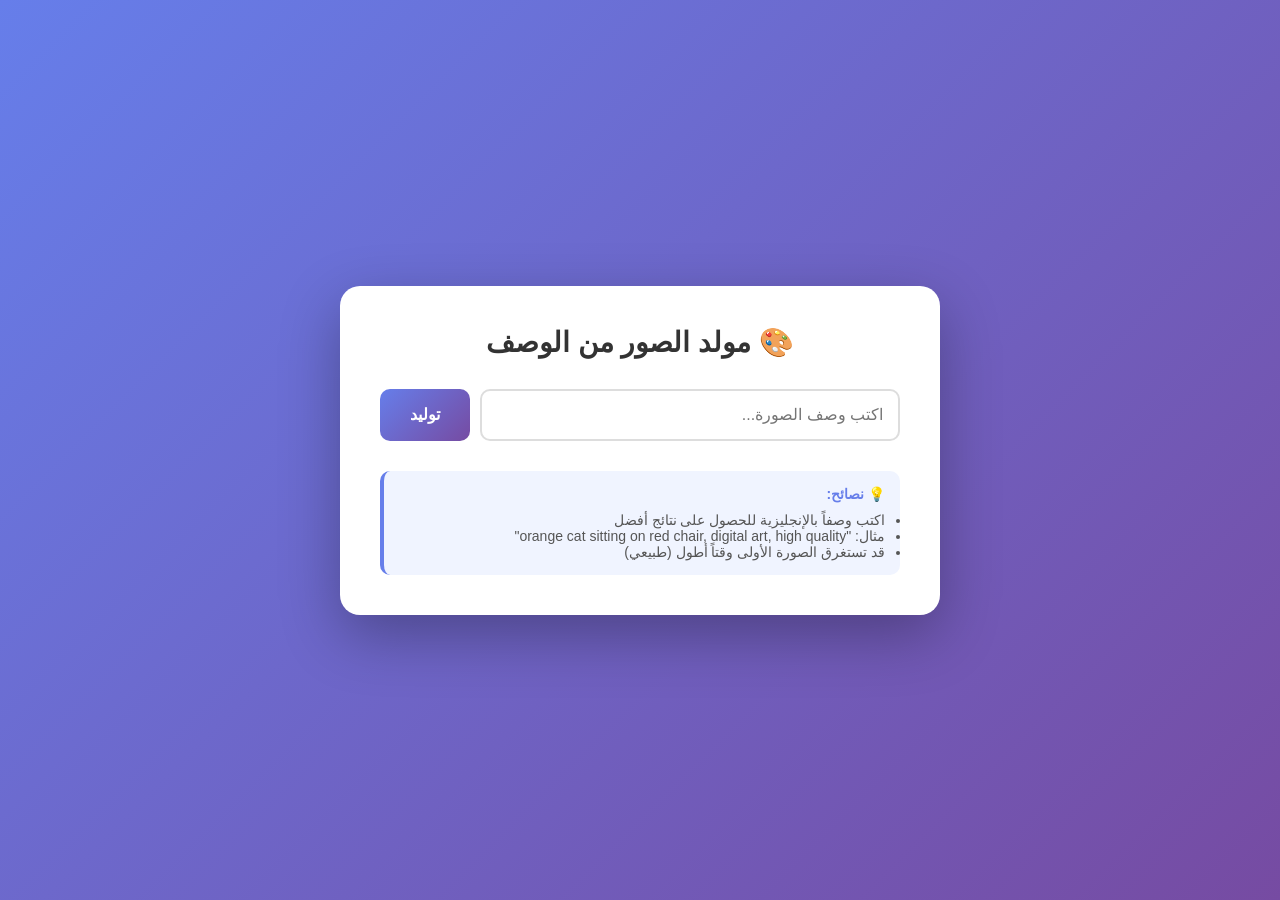
<file: photo.html>
<!DOCTYPE html>
<html lang="ar" dir="rtl">
<head>
    <meta charset="UTF-8">
    <meta name="viewport" content="width=device-width, initial-scale=1.0">
    <title>مولد الصور 🎨</title>
    <style>
        * {
            margin: 0;
            padding: 0;
            box-sizing: border-box;
        }

        body {
            font-family: 'Segoe UI', Tahoma, Geneva, Verdana, sans-serif;
            background: linear-gradient(135deg, #667eea 0%, #764ba2 100%);
            min-height: 100vh;
            display: flex;
            justify-content: center;
            align-items: center;
            padding: 20px;
        }

        .container {
            background: white;
            border-radius: 20px;
            padding: 40px;
            box-shadow: 0 20px 60px rgba(0, 0, 0, 0.3);
            max-width: 600px;
            width: 100%;
        }

        h1 {
            text-align: center;
            color: #333;
            margin-bottom: 30px;
            font-size: 28px;
        }

        .input-group {
            display: flex;
            gap: 10px;
            margin-bottom: 20px;
        }

        input {
            flex: 1;
            padding: 15px;
            border: 2px solid #ddd;
            border-radius: 10px;
            font-size: 16px;
            transition: border-color 0.3s;
        }

        input:focus {
            outline: none;
            border-color: #667eea;
        }

        button {
            padding: 15px 30px;
            background: linear-gradient(135deg, #667eea 0%, #764ba2 100%);
            color: white;
            border: none;
            border-radius: 10px;
            font-size: 16px;
            font-weight: bold;
            cursor: pointer;
            transition: transform 0.2s, box-shadow 0.2s;
        }

        button:hover:not(:disabled) {
            transform: translateY(-2px);
            box-shadow: 0 10px 20px rgba(102, 126, 234, 0.4);
        }

        button:disabled {
            opacity: 0.6;
            cursor: not-allowed;
        }

        .loading {
            text-align: center;
            color: #667eea;
            font-size: 18px;
            margin: 20px 0;
            display: none;
        }

        .spinner {
            border: 4px solid #f3f3f3;
            border-top: 4px solid #667eea;
            border-radius: 50%;
            width: 40px;
            height: 40px;
            animation: spin 1s linear infinite;
            margin: 0 auto 10px;
        }

        @keyframes spin {
            0% { transform: rotate(0deg); }
            100% { transform: rotate(360deg); }
        }

        .result {
            text-align: center;
            display: none;
        }

        .result img {
            max-width: 100%;
            border-radius: 15px;
            box-shadow: 0 10px 30px rgba(0, 0, 0, 0.2);
            margin-top: 20px;
        }

        .error {
            background: #fee;
            color: #c33;
            padding: 15px;
            border-radius: 10px;
            margin: 20px 0;
            display: none;
            border-left: 4px solid #c33;
            word-wrap: break-word;
        }

        .success-text {
            color: #667eea;
            margin-top: 10px;
            font-weight: bold;
        }

        .notes {
            background: #f0f4ff;
            padding: 15px;
            border-radius: 10px;
            margin-top: 30px;
            font-size: 14px;
            color: #555;
            border-left: 4px solid #667eea;
        }

        .notes strong {
            color: #667eea;
        }

        .download-btn {
            background: #4CAF50;
            margin-top: 15px;
            display: none;
        }

        .download-btn:hover {
            box-shadow: 0 10px 20px rgba(76, 175, 80, 0.4);
        }

        .info {
            background: #e3f2fd;
            color: #1565c0;
            padding: 10px;
            border-radius: 10px;
            margin-top: 10px;
            font-size: 14px;
            display: none;
        }
    </style>
</head>
<body>
    <div class="container">
        <h1>🎨 مولد الصور من الوصف</h1>

        <div class="input-group">
            <input 
                type="text" 
                id="prompt" 
                placeholder="اكتب وصف الصورة..."
            >
            <button id="generateBtn" onclick="generateImage()">توليد</button>
        </div>

        <div class="error" id="error"></div>
        <div class="info" id="info"></div>

        <div class="loading" id="loading">
            <div class="spinner"></div>
            <p>جاري توليد الصورة... قد يستغرق 20-60 ثانية</p>
        </div>

        <div class="result" id="result">
            <p class="success-text">✅ تم توليد الصورة بنجاح!</p>
            <img id="resultImage" alt="الصورة المولدة">
            <button class="download-btn" id="downloadBtn" onclick="downloadImage()">⬇️ تحميل الصورة</button>
        </div>

        <div class="notes">
            <strong>💡 نصائح:</strong>
            <ul style="margin-top: 10px;">
                <li>اكتب وصفاً بالإنجليزية للحصول على نتائج أفضل</li>
                <li>مثال: "orange cat sitting on red chair, digital art, high quality"</li>
                <li>قد تستغرق الصورة الأولى وقتاً أطول (طبيعي)</li>
            </ul>
        </div>
    </div>

    <script>
        const HF_API_TOKEN = "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";
        const MODELS = [
            "https://api-inference.huggingface.co/models/runwayml/stable-diffusion-v1-5",
            "https://api-inference.huggingface.co/models/stabilityai/stable-diffusion-2-1"
        ];
        
        let currentImageUrl = null;
        let currentModelIndex = 0;

        async function generateImage() {
            const prompt = document.getElementById('prompt').value.trim();
            
            if (!prompt) {
                showError('الرجاء كتابة وصف للصورة');
                return;
            }

            hideError();
            hideInfo();
            document.getElementById('loading').style.display = 'block';
            document.getElementById('result').style.display = 'none';
            document.getElementById('downloadBtn').style.display = 'none';
            document.getElementById('generateBtn').disabled = true;

            showInfo('💡 ملاحظة: قد يستغرق الأمر دقيقة أو أكثر في المرة الأولى');

            await tryGenerateWithModels(prompt);
        }

        async function tryGenerateWithModels(prompt, modelIndex = 0) {
            if (modelIndex >= MODELS.length) {
                showError('❌ عذراً، فشل التوليد. تحقق من الإنترنت أو جرب لاحقاً');
                document.getElementById('loading').style.display = 'none';
                document.getElementById('generateBtn').disabled = false;
                return;
            }

            const API_URL = MODELS[modelIndex];

            try {
                const response = await fetch(API_URL, {
                    headers: {
                        Authorization: `Bearer ${HF_API_TOKEN}`,
                        'Content-Type': 'application/json'
                    },
                    method: "POST",
                    body: JSON.stringify({ inputs: prompt }),
                });

                if (response.status === 503) {
                    showInfo('⏳ النموذج يتحمل... يرجى الانتظار قليلاً');
                    setTimeout(() => tryGenerateWithModels(prompt, modelIndex), 5000);
                    return;
                }

                if (!response.ok) {
                    const contentType = response.headers.get("content-type");
                    if (contentType && contentType.includes("application/json")) {
                        const error = await response.json();
                        throw new Error(error.error || `خطأ: ${response.status}`);
                    } else {
                        throw new Error(`خطأ الخادم: ${response.status}`);
                    }
                }

                const blob = await response.blob();
                if (blob.size === 0) {
                    throw new Error('الصورة فارغة - جرب مجدداً');
                }

                const url = URL.createObjectURL(blob);
                currentImageUrl = url;

                document.getElementById('resultImage').src = url;
                document.getElementById('result').style.display = 'block';
                document.getElementById('downloadBtn').style.display = 'block';
                document.getElementById('loading').style.display = 'none';
                hideInfo();

            } catch (error) {
                console.error('محاولة فشلت:', error);
                
                if (modelIndex < MODELS.length - 1) {
                    showInfo('🔄 جاري المحاولة مع نموذج آخر...');
                    await new Promise(resolve => setTimeout(resolve, 2000));
                    await tryGenerateWithModels(prompt, modelIndex + 1);
                } else {
                    showError('❌ خطأ: ' + error.message);
                    document.getElementById('loading').style.display = 'none';
                    document.getElementById('generateBtn').disabled = false;
                }
            }
        }

        function downloadImage() {
            if (currentImageUrl) {
                const a = document.createElement('a');
                a.href = currentImageUrl;
                a.download = `generated-image-${Date.now()}.png`;
                document.body.appendChild(a);
                a.click();
                document.body.removeChild(a);
            }
        }

        function showError(message) {
            const errorDiv = document.getElementById('error');
            errorDiv.innerHTML = message;
            errorDiv.style.display = 'block';
        }

        function hideError() {
            document.getElementById('error').style.display = 'none';
        }

        function showInfo(message) {
            const infoDiv = document.getElementById('info');
            infoDiv.textContent = message;
            infoDiv.style.display = 'block';
        }

        function hideInfo() {
            document.getElementById('info').style.display = 'none';
        }

        document.getElementById('prompt').addEventListener('keypress', function(e) {
            if (e.key === 'Enter') {
                generateImage();
            }
        });
    </script>
</body>
</html>
</file>
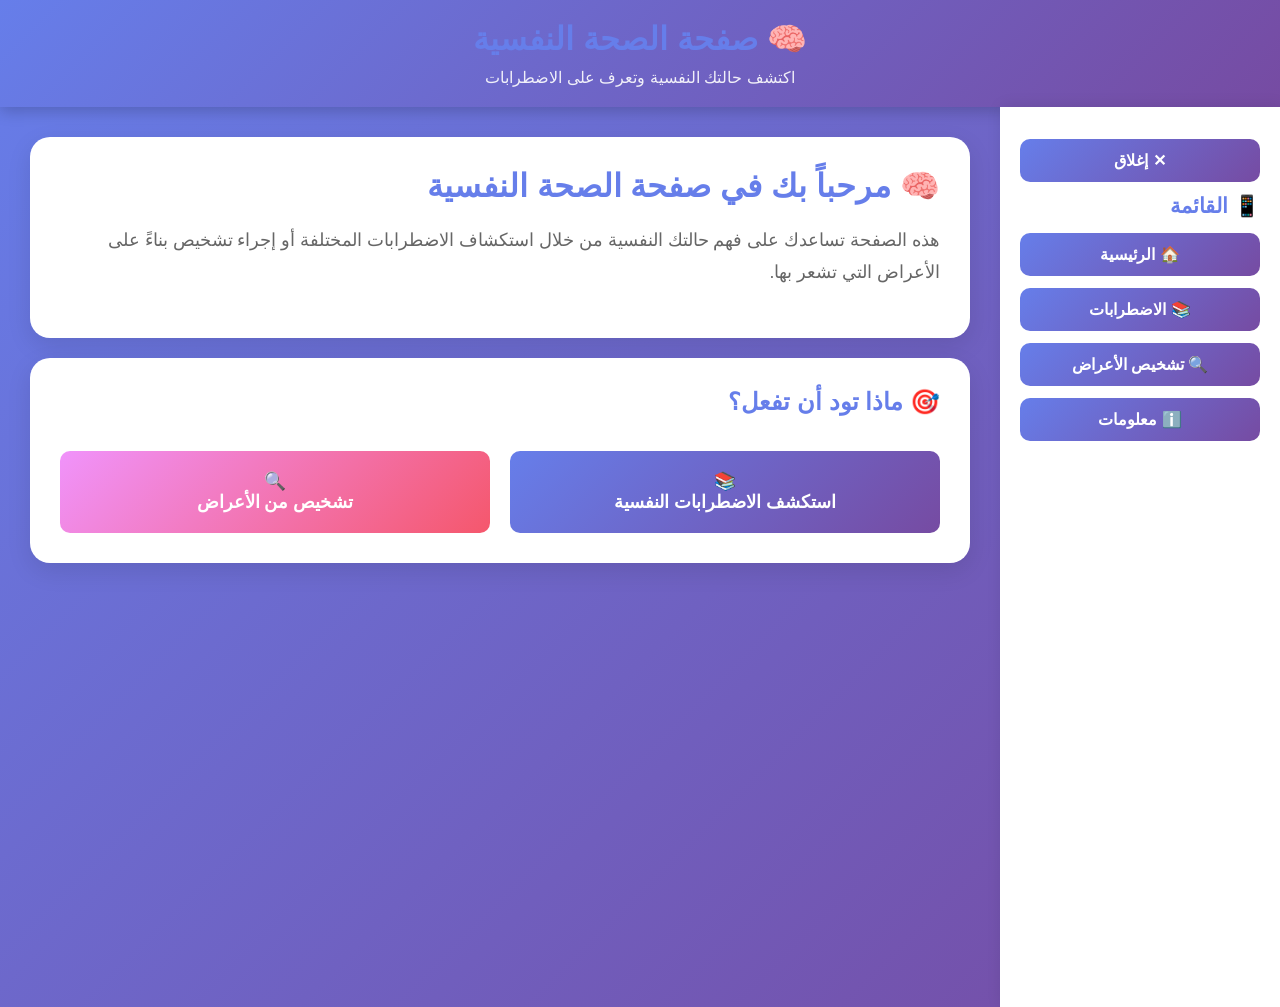
<file: psy-support.html>
<!DOCTYPE html>
<html lang="ar" dir="rtl">
<head>
<meta charset="UTF-8">
<meta name="viewport" content="width=device-width, initial-scale=1.0, maximum-scale=5.0, user-scalable=yes" />
<title>Sign It - الصحة النفسية 🧠</title>
<style>
* {box-sizing: border-box; margin: 0; padding: 0;}
body {font-family: 'Segoe UI', Tahoma, Geneva, Verdana, sans-serif; direction: rtl; background: linear-gradient(135deg, #667eea 0%, #764ba2 100%); min-height: 100vh; color: #333;}
header {background: linear-gradient(135deg, #667eea 0%, #764ba2 100%); color: white; padding: 20px; text-align: center; box-shadow: 0 4px 15px rgba(0,0,0,0.2); position: relative;}
header h1 {font-size: 2em; margin-bottom: 10px;}
header p {font-size: 1em; opacity: 0.9;}

/* زر القائمة للهاتف */
.menu-toggle {
  position: absolute;
  top: 20px;
  right: 20px;
  background: rgba(255,255,255,0.2);
  border: none;
  color: white;
  font-size: 1.8rem;
  width: 45px;
  height: 45px;
  border-radius: 50%;
  cursor: pointer;
  display: none;
  align-items: center;
  justify-content: center;
  backdrop-filter: blur(5px);
  transition: background 0.3s;
}
.menu-toggle:hover {
  background: rgba(255,255,255,0.3);
}

/* القائمة الجانبية (تظهر كـ off-canvas على الموبايل) */
.sidebar {
  width: 280px;
  background: white;
  padding: 20px;
  min-height: 100vh;
  box-shadow: 2px 0 15px rgba(0,0,0,0.1);
  transition: transform 0.3s ease;
  position: sticky;
  top: 0;
  align-self: flex-start;
}
.sidebar h3 {color: #667eea; margin-bottom: 15px; font-size: 1.3em;}
.sidebar button {
  display: block;
  width: 100%;
  margin: 12px 0;
  padding: 12px 15px;
  border: none;
  background: linear-gradient(135deg, #667eea 0%, #764ba2 100%);
  color: white;
  cursor: pointer;
  border-radius: 10px;
  font-size: 1em;
  transition: all 0.3s;
  font-weight: 600;
  text-align: center;
}
.sidebar button:hover {transform: translateX(-5px); box-shadow: 0 5px 15px rgba(102, 126, 234, 0.5);}

/* زر إغلاق القائمة على الموبايل */
.close-sidebar {
  display: none;
  background: none;
  border: none;
  color: #667eea;
  font-size: 1.8rem;
  cursor: pointer;
  margin-bottom: 15px;
  text-align: left;
  width: 100%;
  padding: 5px;
}

.container {display: flex; max-width: 1400px; margin: 0 auto;}

.content {flex: 1; padding: 30px; overflow-y: auto;}
.card {background: white; padding: 30px; border-radius: 20px; margin-bottom: 20px; box-shadow: 0 8px 25px rgba(0,0,0,0.1); animation: slideIn 0.4s ease;}
@keyframes slideIn {from {opacity: 0; transform: translateY(20px);} to {opacity: 1; transform: translateY(0);}}

button.primary {background: linear-gradient(135deg, #667eea 0%, #764ba2 100%); color: white; padding: 14px 30px; border: none; border-radius: 10px; cursor: pointer; font-size: 1.05em; font-weight: 600; width: 100%; transition: all 0.3s; margin-top: 15px;}
button.primary:hover {transform: scale(1.02); box-shadow: 0 8px 20px rgba(102, 126, 234, 0.4);}

button.disorder-btn {background: linear-gradient(135deg, #667eea 0%, #764ba2 100%); color: white; padding: 15px; border: none; border-radius: 12px; cursor: pointer; margin: 8px; font-size: 1em; font-weight: 600; transition: all 0.3s; display: inline-block;}
button.disorder-btn:hover {transform: scale(1.05); box-shadow: 0 8px 20px rgba(102, 126, 234, 0.4);}

input, select {width: 100%; padding: 12px; margin: 8px 0; border: 2px solid #e0e0e0; border-radius: 8px; font-size: 1em; font-family: inherit; transition: border-color 0.3s;}
input:focus, select:focus {outline: none; border-color: #667eea;}

.symptom-list, .disorder-grid {display: grid; grid-template-columns: repeat(auto-fit, minmax(250px, 1fr)); gap: 15px; margin: 15px 0;}
.symptom-item, .disorder-card {background: #f8f9fa; padding: 15px; border-radius: 12px; border: 2px solid #e0e0e0; cursor: pointer; transition: all 0.3s;}
.symptom-item:hover, .disorder-card:hover {background: #667eea; color: white; border-color: #667eea; transform: translateY(-5px);}
.symptom-item.selected, .disorder-card.selected {background: #667eea; color: white; border-color: #667eea;}

.checkbox {margin-right: 10px;}
.rating-scale {display: flex; gap: 10px; margin: 15px 0; align-items: center; flex-wrap: wrap;}
.rating-btn {padding: 10px 15px; border: 2px solid #ddd; background: white; border-radius: 8px; cursor: pointer; transition: all 0.3s; font-weight: 600;}
.rating-btn:hover {border-color: #667eea; color: #667eea;}
.rating-btn.selected {background: #667eea; color: white; border-color: #667eea;}

.result-box {background: linear-gradient(135deg, #667eea 0%, #764ba2 100%); color: white; padding: 30px; border-radius: 15px; text-align: center; margin: 20px 0;}
.result-box h2 {font-size: 2em; margin-bottom: 15px;}
.result-box p {font-size: 1.1em; margin: 10px 0;}

.disorder-details {background: #f8f9fa; padding: 20px; border-radius: 12px; margin: 15px 0; border-right: 5px solid #667eea;}
.disorder-details h3 {color: #667eea; margin-top: 15px; margin-bottom: 10px; font-size: 1.3em;}
.disorder-details ul {margin-right: 20px; margin: 10px 0;}
.disorder-details li {margin: 8px 0; line-height: 1.8;}

.back-btn {background: #999; color: white; padding: 10px 20px; border: none; border-radius: 8px; cursor: pointer; margin-bottom: 15px; font-weight: 600;}
.back-btn:hover {background: #666;}

h1, h2, h3 {color: #667eea;}

/* ========== استجابة للهواتف ========== */
@media (max-width: 768px) {
  .menu-toggle {
    display: flex;
  }
  
  .container {
    position: relative;
  }
  
  .sidebar {
    position: fixed;
    top: 0;
    right: -280px;
    z-index: 1000;
    height: 100vh;
    overflow-y: auto;
    transition: right 0.3s ease;
    box-shadow: 0 0 20px rgba(0,0,0,0.3);
  }
  
  .sidebar.open {
    right: 0;
  }
  
  .close-sidebar {
    display: block;
  }
  
  .content {
    padding: 20px 15px;
    width: 100%;
  }
  
  header h1 {
    font-size: 1.5em;
  }
  
  header p {
    font-size: 0.85em;
  }
  
  .disorder-grid {
    grid-template-columns: 1fr;
  }
  
  .symptom-list {
    grid-template-columns: 1fr;
  }
  
  .rating-scale {
    gap: 5px;
  }
  
  .rating-btn {
    padding: 8px 12px;
    font-size: 0.85em;
  }
  
  .card {
    padding: 20px;
  }
  
  .result-box h2 {
    font-size: 1.5em;
  }
  
  .disorder-details h3 {
    font-size: 1.1em;
  }
}
</style>
</head>
<body>

<header>
<button class="menu-toggle" id="menuToggle" aria-label="فتح القائمة">☰</button>
<h1>🧠 صفحة الصحة النفسية</h1>
<p>اكتشف حالتك النفسية وتعرف على الاضطرابات</p>
</header>

<div class="container">

<div class="sidebar" id="sidebar">
<button class="close-sidebar" id="closeSidebarBtn">✕ إغلاق</button>
<h3>📱 القائمة</h3>
<button onclick="showMentalHealthHome(); closeSidebarOnMobile();">🏠 الرئيسية</button>
<button onclick="showDisorders(); closeSidebarOnMobile();">📚 الاضطرابات</button>
<button onclick="showSymptomDiagnosis(); closeSidebarOnMobile();">🔍 تشخيص الأعراض</button>
<button onclick="showAbout(); closeSidebarOnMobile();">ℹ️ معلومات</button>
</div>

<div class="content" id="content"></div>

</div>

<script>

// إغلاق القائمة على الموبايل بعد الضغط على زر
function closeSidebarOnMobile() {
  if (window.innerWidth <= 768) {
    document.getElementById('sidebar').classList.remove('open');
  }
}

// فتح وإغلاق القائمة
document.addEventListener('DOMContentLoaded', function() {
  const menuToggle = document.getElementById('menuToggle');
  const sidebar = document.getElementById('sidebar');
  const closeSidebar = document.getElementById('closeSidebarBtn');
  
  if (menuToggle) {
    menuToggle.addEventListener('click', function() {
      sidebar.classList.toggle('open');
    });
  }
  
  if (closeSidebar) {
    closeSidebar.addEventListener('click', function() {
      sidebar.classList.remove('open');
    });
  }
  
  // إغلاق القائمة عند النقر خارجها على الموبايل
  document.addEventListener('click', function(event) {
    if (window.innerWidth <= 768) {
      const isClickInsideSidebar = sidebar.contains(event.target);
      const isClickOnToggle = menuToggle && menuToggle.contains(event.target);
      
      if (!isClickInsideSidebar && !isClickOnToggle && sidebar.classList.contains('open')) {
        sidebar.classList.remove('open');
      }
    }
  });
});

// البيانات الأساسية
const disorders = {
    insecurityPro: {
      name: 'فقدان الشعور بالأمان النفسي 🛡️',
      def: 'شعور مستمر بالخوف والقلق من الأذى أو فقدان الأمان الداخلي.',
      symptoms: [
        'الشعور بعدم الأمان',
        'الخوف من المستقبل',
        'توقع الأسوأ دائماً',
        'القلق عند التواجد بمفردك',
        'تجنب المواقف بسبب الخوف',
        'صعوبة في الشعور بالراحة',
        'الحاجة المستمرة للحماية'
      ],
      causes: [
        'تجارب صادمة',
        'عدم الاستقرار',
        'الأحداث الخطيرة',
        'نقص الدعم العائلي'
      ],
      prevention: [
        'الدعم الاجتماعي',
        'العلاج النفسي',
        'تعزيز الثقة بالنفس',
        'تطوير مهارات المواجهة'
      ]
    },
    emotionalImbalancePro: {
      name: 'عدم الاتزان الانفعالي 💥',
      def: 'تقلبات شديدة وسريعة في المشاعر وصعوبة التحكم في الانفعالات.',
      symptoms: [
        'تقلبات مزاجية سريعة',
        'الغضب أو الحزن المفاجئ',
        'الاندفاعية في التصرفات',
        'صعوبة التهدئة بعد الانفعال',
        'تأثر شديد بكلام الآخرين',
        'عدم استقرار المشاعر'
      ],
      causes: [
        'الضغوط العاطفية',
        'الصدمات',
        'عدم التوازن الكيميائي',
        'المشاكل الصحية'
      ],
      prevention: [
        'العلاج النفسي',
        'الدعم الاجتماعي',
        'تقنيات المواجهة',
        'إدارة الضغط'
      ]
    },
  depression: {
    name: 'الاكتئاب 😔',
    def: 'شعور مستمر بالحزن واليأس وفقدان الاهتمام بالأشياء',
    symptoms: ['حزن مستمر', 'فقدان الاهتمام', 'اضطرابات النوم', 'التعب المستمر', 'صعوبة التركيز'],
    causes: ['عوامل وراثية', 'أحداث مؤلمة', 'الضغوط النفسية', 'عدم التوازن الكيميائي'],
    prevention: ['ممارسة الرياضة', 'النوم المنتظم', 'التحدث مع الآخرين', 'طلب المساعدة من مختص']
  },
  anxiety: {
    name: 'القلق 😰',
    def: 'شعور بالخوف والتوتر المستمر والقلق من المستقبل',
    symptoms: ['توتر وقلق', 'سرعة ضربات القلب', 'صعوبة التنفس', 'الأرق', 'الإفراط في التفكير'],
    causes: ['الضغوط اليومية', 'الخوف من المجهول', 'المشاكل الصحية', 'الأحداث الصادمة'],
    prevention: ['تمارين الاسترخاء', 'اليقظة الذهنية', 'تقليل الكافيين', 'طلب الدعم']
  },
  hyperactivity: {
    name: 'فرط الحركة 🚀',
    def: 'اضطراب يؤثر على الانتباه والتركيز والسلوك',
    symptoms: ['عدم التركيز', 'الاندفاعية', 'فرط الحركة', 'صعوبة المتابعة', 'عدم التنظيم'],
    causes: ['العوامل الوراثية', 'تأثيرات أثناء الحمل', 'عدم النضج الدماغي', 'المشاكل الصحية'],
    prevention: ['جدول روتيني', 'تقليل المشتتات', 'ممارسة الرياضة', 'التدريب السلوكي']
  },
  aggressivebehavior: {
    name: 'السلوكيات العدوانية 😠',
    def: 'التصرفات العنيفة أو المؤذية تجاه الآخرين أو النفس',
    symptoms: ['الغضب المتكرر', 'الضربات والعنف', 'الكلام الجارح', 'تدمير الممتلكات', 'الانفجار الغاضب'],
    causes: ['الإحباط والضغوط', 'الصدمات النفسية', 'الغيرة والحسد', 'نقص المهارات الاجتماعية'],
    prevention: ['تعلم إدارة الغضب', 'تمارين الاسترخاء', 'العلاج السلوكي', 'دعم الأسرة']
  },
  isolation: {
    name: 'الانسحاب الاجتماعي 🌧️',
    def: 'الانسحاب من التفاعلات الاجتماعية والشعور بالوحدة',
    symptoms: ['الشعور بالوحدة', 'تجنب التجمعات', 'نقص الثقة بالنفس', 'الاكتئاب', 'الخوف من الحكم'],
    causes: ['الخجل الاجتماعي', 'الأسباب الاقتصادية', 'المشاكل الصحية', 'الأحكام المسبقة'],
    prevention: ['اللقاءات التدريجية', 'تطوير المهارات الاجتماعية', 'البحث عن مجتمع داعم', 'العلاج']
  },
  sleepEatingDisorders: {
    name: 'اضطرابات النوم والأكل 🍽️😴',
    def: 'اضطرابات في أنماط النوم وعادات الأكل والتغذية',
    symptoms: ['الأرق أو النوم المفرط', 'فقدان الشهية', 'الإفراط في الأكل', 'القلق أثناء النوم', 'الإرهاق'],
    causes: ['الضغوط النفسية', 'عدم الاستقرار العاطفي', 'المشاكل الصحية', 'الروتين غير المنتظم'],
    prevention: ['جدول نوم منتظم', 'تغذية صحية', 'تقليل القلق', 'ممارسة الرياضة']
  },
  inferiority: {
    name: 'الشعور بالنقص 😞',
    def: 'الشعور المستمر بأن الذات أقل من الآخرين',
    symptoms: ['نقص الثقة بالنفس', 'تجنب التنافس', 'الشعور بالعدم القيمة', 'الخجل الشديد', 'الخوف من الفشل'],
    causes: ['المقارنة المستمرة', 'النقد المتكرر', 'الفشل السابق', 'البيئة السلبية'],
    prevention: ['تقبل الذات', 'تحديد نقاط القوة', 'تجنب المقارنات', 'طلب الدعم النفسي']
  },
  attention: {
    name: 'تشتت الانتباه 🤯',
    def: 'صعوبة التركيز والانتباه على المهمات',
    symptoms: ['عدم التركيز', 'سهولة الانحراف', 'نسيان ما يقال', 'الأخطاء المتكررة', 'عدم إنهاء المهام'],
    causes: ['الضغوط النفسية', 'قلة النوم', 'الإجهاد', 'مشاكل صحية'],
    prevention: ['تقسيم المهام', 'تقليل المشتتات', 'أخذ فترات راحة', 'النوم الكافي']
  },
  insecurity: {
    name: 'فقدان الشعور بالأمان 😨',
    def: 'شعور مستمر بالخوف والقلق من الأذى',
    symptoms: ['الخوف المستمر', 'القلق من المستقبل', 'الحذر الزائد', 'الأرق', 'الحاجة للطمأنة'],
    causes: ['تجارب صادمة', 'عدم الاستقرار', 'الأحداث الخطيرة', 'نقص الدعم العائلي'],
    prevention: ['الشعور بالأمان', 'الدعم الاجتماعي', 'العلاج النفسي', 'كسب الثقة']
  },
  emotionalImbalance: {
    name: 'عدم الاتزان الانفعالي 🎭',
    def: 'تقلبات مستمرة وشديدة في المشاعر والحالة المزاجية',
    symptoms: ['تقلبات مزاجية سريعة', 'الغضب المفاجئ', 'الحزن الشديد', 'القلق المفرط', 'صعوبة التحكم بالعواطف'],
    causes: ['عدم التوازن الكيميائي', 'الضغوط العاطفية', 'الصدمات', 'المشاكل الصحية'],
    prevention: ['العلاج النفسي', 'تقنيات المواجهة', 'الدعم الاجتماعي', 'إدارة الضغط']
  }
};

// المقاييس التفصيلية
const assessmentScales = {
    insecurityPro: {
      name: 'مقياس فقدان الشعور بالأمان النفسي 🛡️',
      description: 'اختبار احترافي من 15 سؤالاً لقياس مدى شعورك بعدم الأمان النفسي.',
      scale: '0 = أبداً | 1 = نادراً | 2 = أحياناً | 3 = غالباً | 4 = دائماً',
      maxScore: 60,
      questions: [
        'أشعر أنني غير آمن في معظم الأوقات.',
        'أخاف من حدوث أشياء سيئة بدون سبب واضح.',
        'أشعر بالتوتر حتى في الأماكن المألوفة.',
        'أجد صعوبة في الثقة بالآخرين.',
        'أشعر أن العالم مكان غير آمن.',
        'أتوقع الأسوأ دائماً.',
        'أشعر أنني بحاجة لحماية مستمرة.',
        'أقلق من المستقبل بشكل مفرط.',
        'أشعر بعدم الاستقرار في حياتي.',
        'أخاف من فقدان الأشخاص القريبين مني.',
        'أشعر بالقلق عند التواجد بمفردي.',
        'أتجنب مواقف بسبب شعوري بعدم الأمان.',
        'أشعر أنني مهدد حتى بدون سبب واضح.',
        'أواجه صعوبة في الشعور بالراحة.',
        'أشعر بأنني غير مطمئن معظم الوقت.'
      ],
      interpretation: {
        '0-15': 'أمان نفسي جيد 👍',
        '16-30': 'قلق بسيط ⚠️',
        '31-45': 'فقدان متوسط للأمان 😐',
        '46-60': 'فقدان شديد للأمان 🚨'
      }
    },
    emotionalImbalancePro: {
      name: 'مقياس عدم الاتزان الانفعالي 💥',
      description: 'اختبار احترافي من 15 سؤالاً لقياس مدى الاتزان الانفعالي لديك.',
      scale: '0 = أبداً | 1 = نادراً | 2 = أحياناً | 3 = غالباً | 4 = دائماً',
      maxScore: 60,
      questions: [
        'تتغير حالتي المزاجية بسرعة.',
        'أغضب بسهولة من أشياء بسيطة.',
        'أجد صعوبة في التحكم في مشاعري.',
        'أشعر بالتوتر بشكل مفاجئ.',
        'أبكي أو أنفعل بدون سبب واضح.',
        'أندم على ردود أفعالي بعد حدوثها.',
        'أشعر أن مشاعري خارجة عن السيطرة.',
        'أتفاعل بشكل مبالغ فيه مع المواقف.',
        'أشعر بالإحباط بسرعة.',
        'أجد صعوبة في التهدئة بعد الانفعال.',
        'أتقلب بين الفرح والحزن بسرعة.',
        'أواجه صعوبة في التفكير بهدوء أثناء الغضب.',
        'أشعر باندفاع في تصرفاتي.',
        'أتأثر كثيراً بكلام الآخرين.',
        'أشعر بعدم استقرار في مشاعري.'
      ],
      interpretation: {
        '0-15': 'اتزان انفعالي جيد 👍',
        '16-30': 'عدم اتزان بسيط ⚠️',
        '31-45': 'عدم اتزان متوسط 😐',
        '46-60': 'عدم اتزان شديد 🚨'
      }
    },
  anxiety: {
    name: 'مقياس القلق 😰',
    description: 'يساعك على تقييم مستوى القلق الذي تشعر به',
    scale: '0 = أبدًا | 1 = قليلًا | 2 = غالبًا | 3 = دائمًا',
    maxScore: 45,
    questions: [
      'أشعر بالتوتر بدون سبب واضح',
      'أعاني من التفكير الزائد',
      'أخاف من المستقبل',
      'أشعر بضيق في التنفس أحيانًا',
      'أشعر بعدم الراحة في التجمعات',
      'أعاني من صعوبة في الاسترخاء',
      'أشعر بأن شيئًا سيئًا سيحدث',
      'أعاني من خفقان في القلب',
      'أشعر بالتوتر عند التحدث مع الآخرين',
      'أفكر في أسوأ الاحتمالات دائمًا',
      'أشعر بعدم الأمان',
      'أتوتر من المواقف البسيطة',
      'أعاني من صداع بسبب القلق',
      'أشعر بارتباك مفاجئ',
      'يصعب عليّ التحكم في أفكاري'
    ],
    interpretation: { '0-15': 'طبيعي', '16-30': 'متوسط', '31-45': 'مرتفع' }
  },
  depression: {
    name: 'مقياس الاكتئاب 😔',
    description: 'يساعك على تقييم مستوى الاكتئاب الذي تشعر به',
    scale: '0 = أبدًا | 1 = قليلًا | 2 = غالبًا | 3 = دائمًا',
    maxScore: 45,
    questions: [
      'أشعر بالحزن معظم الوقت',
      'فقدت الاهتمام بالأشياء التي كنت أحبها',
      'أشعر بالإرهاق دائمًا',
      'أعاني من صعوبة في التركيز',
      'أشعر باليأس',
      'لدي أفكار سلبية عن نفسي',
      'أشعر أن حياتي بلا معنى',
      'أفضل العزلة عن الآخرين',
      'أشعر بعدم الرغبة في القيام بأي شيء',
      'أبكي بدون سبب واضح',
      'أشعر بالفراغ الداخلي',
      'أفكر في الفشل دائمًا',
      'أشعر أنني عبء على الآخرين',
      'لا أشعر بالسعادة حتى في المواقف الجيدة',
      'أفتقد الحماس للحياة'
    ],
    interpretation: { '0-15': 'طبيعي', '16-30': 'متوسط', '31-45': 'مرتفع' }
  },
  aggressivebehavior: {
    name: 'مقياس السلوك العدواني 😡',
    description: 'يساعك على تقييم مستوى الغضب والعدوانية',
    scale: '0 = أبدًا | 1 = قليلًا | 2 = غالبًا | 3 = دائمًا',
    maxScore: 45,
    questions: [
      'أغضب بسرعة',
      'أصرخ عند الانفعال',
      'أتصرف بعنف أحيانًا',
      'أندم بعد الغضب',
      'أجد صعوبة في التحكم في انفعالاتي',
      'أشعر برغبة في كسر الأشياء',
      'أؤذي الآخرين بالكلام',
      'أشعر بتوتر دائم',
      'أنفعل على أشياء بسيطة',
      'أتصرف باندفاع',
      'أواجه صعوبة في تهدئة نفسي',
      'أستخدم أسلوب حاد في الكلام',
      'أشعر بالاستفزاز بسهولة',
      'أتصرف بعدوانية دون تفكير',
      'أندفع في ردود أفعالي'
    ],
    interpretation: { '0-15': 'طبيعي', '16-30': 'متوسط', '31-45': 'مرتفع' }
  },
  attention: {
    name: 'مقياس تشتت الانتباه 🧠',
    description: 'يساعك على تقييم مستوى تشتت الانتباه',
    scale: '0 = أبدًا | 1 = قليلًا | 2 = غالبًا | 3 = دائمًا',
    maxScore: 45,
    questions: [
      'أجد صعوبة في التركيز',
      'أنسى الأشياء بسرعة',
      'أشتت بسهولة',
      'لا أنهي المهام',
      'أفقد الاهتمام بسرعة',
      'أواجه صعوبة في التنظيم',
      'أرتكب أخطاء بسبب عدم التركيز',
      'أشعر بالملل بسرعة',
      'أتنقل بين المهام بدون إنهائها',
      'أواجه صعوبة في متابعة الشرح',
      'أحتاج وقت طويل للفهم',
      'أنسى المواعيد',
      'أواجه صعوبة في ترتيب أفكاري',
      'أتجنب المهام التي تحتاج تركيز',
      'أشعر أن ذهني مشتت دائمًا'
    ],
    interpretation: { '0-15': 'طبيعي', '16-30': 'متوسط', '31-45': 'مرتفع' }
  },
  isolation: {
    name: 'مقياس العزلة الاجتماعية 😶',
    description: 'يساعك على تقييم مستوى العزلة الاجتماعية',
    scale: '0 = أبدًا | 1 = قليلًا | 2 = غالبًا | 3 = دائمًا',
    maxScore: 45,
    questions: [
      'أفضل الجلوس بمفردي',
      'أتجنب اللقاءات الاجتماعية',
      'أشعر بعدم الراحة مع الناس',
      'لا أحب التحدث مع الآخرين',
      'أبتعد عن الأصدقاء',
      'أشعر بالوحدة',
      'لا أشارك في الأنشطة',
      'أفضل العزلة دائمًا',
      'أشعر بالخجل في التجمعات',
      'أتجنب التعرف على أشخاص جدد',
      'لا أحب الخروج كثيرًا',
      'أجد صعوبة في تكوين صداقات',
      'أفضل التواصل عبر الإنترنت',
      'أتجنب المناسبات الاجتماعية',
      'أشعر أنني غير مندمج مع الآخرين'
    ],
    interpretation: { '0-15': 'طبيعي', '16-30': 'متوسط', '31-45': 'مرتفع' }
  },
  inferiority: {
    name: 'مقياس الشعور بالنقص 💔',
    description: 'يساعك على تقييم مستوى الشعور بالنقص',
    scale: '0 = أبدًا | 1 = قليلًا | 2 = غالبًا | 3 = دائمًا',
    maxScore: 45,
    questions: [
      'أقارن نفسي بالآخرين بشكل مستمر',
      'أشعر أنني غير كافٍ مهما حاولت',
      'أخاف من تقييم الآخرين لي',
      'ألوم نفسي على الأخطاء البسيطة',
      'أتجنب المواقف الاجتماعية خوفًا من الفشل',
      'أشعر بالخجل من نفسي أو شكلي',
      'أحتاج إلى تأكيد الآخرين لأشعر بقيمتي',
      'النقد يؤثر عليّ بشكل كبير',
      'أشعر أن نجاح الآخرين أكبر من نجاحي',
      'أشعر بالقلق عند التعامل مع الناس',
      'أشعر بإرهاق بسبب التفكير الزائد',
      'أعتقد أن الآخرين يحكمون عليّ',
      'أتردد في اتخاذ القرارات',
      'أشعر أنني لا أستحق النجاح',
      'أشعر بعدم الثقة في نفسي'
    ],
    interpretation: { '0-15': 'طبيعي', '16-30': 'متوسط', '31-45': 'مرتفع' }
  },
  sleepEatingDisorders: {
    name: 'مقياس اضطراب النوم والشهية 😴',
    description: 'يساعك على تقييم اضطرابات النوم والأكل',
    scale: 'أبدًا = 1 | أحيانًا = 2 | غالبًا = 3 | دائمًا = 4',
    maxScore: 60,
    questions: [
      'أواجه صعوبة في النوم',
      'أستيقظ أثناء النوم',
      'أشعر بالتعب بعد النوم',
      'أعاني من أرق',
      'أنام أقل من الطبيعي',
      'أنام أكثر من الطبيعي',
      'أستخدم الهاتف قبل النوم',
      'أشعر بالنعاس نهارًا',
      'شهيتي ضعيفة',
      'أفقد الرغبة في الأكل',
      'أتناول الطعام بكثرة',
      'آكل بدون جوع',
      'يتغير وزني بشكل ملحوظ',
      'آكل بسبب التوتر',
      'نومي وأكلي غير منتظم'
    ],
    interpretation: { '15-30': 'طبيعي', '31-45': 'بسيط', '46-60': 'متوسط', '61-75': 'شديد' }
  }
};

let currentAssessment = null;
let assessmentAnswers = {};

const symptoms = [
  'حزن مستمر',
  'قلق وتوتر',
  'اضطرابات النوم',
  'ضعف التركيز',
  'عزلة اجتماعية',
  'فقدان الاهتمام',
  'التعب المستمر',
  'سرعة ضربات القلب',
  'أفكار وسواسية',
  'سلوكيات قهرية',
  'صعوبة التحكم بالاندفاع',
  'فرط الحركة',
  'الخوف الشديد',
  'مشاكل في الذاكرة',
  'نقص الثقة بالنفس'
];

let selectedSymptoms = [];
let symptomRatings = {};

// الصفحة الرئيسية
function showMentalHealthHome() {
  document.getElementById('content').innerHTML = `
    <div class='card'>
      <h1>🧠 مرحباً بك في صفحة الصحة النفسية</h1>
      <p style="font-size:1.1em; line-height:1.8; margin:20px 0; color:#666;">
        هذه الصفحة تساعدك على فهم حالتك النفسية من خلال استكشاف الاضطرابات المختلفة أو إجراء تشخيص بناءً على الأعراض التي تشعر بها.
      </p>
    </div>
    
    <div class='card'>
      <h2>🎯 ماذا تود أن تفعل؟</h2>
      <div style="display: grid; grid-template-columns: 1fr 1fr; gap: 20px; margin-top: 20px;">
        <button class='primary' onclick="showDisorders()" style="background: linear-gradient(135deg, #667eea 0%, #764ba2 100%); font-size: 1.1em; padding: 20px;">
          📚 <br> استكشف الاضطرابات النفسية
        </button>
        <button class='primary' onclick="showSymptomDiagnosis()" style="background: linear-gradient(135deg, #f093fb 0%, #f5576c 100%); font-size: 1.1em; padding: 20px;">
          🔍 <br> تشخيص من الأعراض
        </button>
      </div>
    </div>
  `;
}

// عرض الاضطرابات
function showDisorders() {
  let html = `
    <div class='card'>
      <h2>📚 الاضطرابات النفسية المشهورة</h2>
      <p style="color:#666; margin:15px 0;">اختر اضطراباً لمعرفة التفاصيل والنصائح:</p>
      <div class='disorder-grid'>
  `;
  
  for (let key in disorders) {
    if (key === 'insecurityPro' || key === 'emotionalImbalancePro') continue;
    html += `<button class='disorder-btn' onclick="showDisorderDetails('${key}')">${disorders[key].name}</button>`;
  }
  html += `<button class='disorder-btn' style="background:linear-gradient(135deg,#7C3AED,#2563EB);color:#fff;" onclick="showDisorderDetails('insecurityPro')">🛡️ فقدان الأمان النفسي</button>`;
  html += `<button class='disorder-btn' style="background:linear-gradient(135deg,#F59E0B,#EF4444);color:#fff;" onclick="showDisorderDetails('emotionalImbalancePro')">💥 عدم الاتزان الانفعالي</button>`;
  
  html += `</div></div>`;
  document.getElementById('content').innerHTML = html;
}

// تفاصيل الاضطراب
function showDisorderDetails(key) {
  let d = disorders[key];
  let html = `
    <button class='back-btn' onclick="showDisorders()">← رجوع</button>
    <div class='card'>
      <h2>${d.name}</h2>
      
      <div class='disorder-details'>
        <h3>📌 التعريف</h3>
        <p>${d.def}</p>
      </div>
      
      <div class='disorder-details'>
        <h3>⚠️ الأعراض</h3>
        <ul>
          ${d.symptoms.map(s => `<li>• ${s}</li>`).join('')}
        </ul>
      </div>
      
      <div class='disorder-details'>
        <h3>🧬 الأسباب</h3>
        <ul>
          ${d.causes.map(c => `<li>• ${c}</li>`).join('')}
        </ul>
      </div>
      
      <div class='disorder-details'>
        <h3>🛡️ طرق الوقاية والعلاج</h3>
        <ul>
          ${d.prevention.map(p => `<li>✓ ${p}</li>`).join('')}
        </ul>
      </div>
      
      <button class='primary' onclick="showDisorderAssessment('${key}')" style="background: linear-gradient(135deg, #f093fb 0%, #f5576c 100%); margin-top:20px;">
        📊 انتقل للمقياس
      </button>
      
      <p style="background:#fff3cd; padding:15px; border-radius:10px; margin-top:20px; color:#856404;">
        <strong>⚠️ هام:</strong> هذه المعلومات لأغراض تعليمية فقط. في حالة الشك، يرجى استشارة متخصص نفسي.
      </p>
    </div>
  `;
  document.getElementById('content').innerHTML = html;
}

// صفحة المقياس الخاصة بالاضطراب
function showDisorderAssessment(key) {
  const assessmentMap = {
    anxiety: 'anxiety',
    depression: 'depression',
    aggressivebehavior: 'aggressivebehavior',
    hyperactivity: 'attention',
    isolation: 'isolation',
    inferiority: 'inferiority',
    sleepEatingDisorders: 'sleepEatingDisorders',
    attention: 'attention'
  };
  
  let assessmentKey = assessmentMap[key] || key;
  let scale = assessmentScales[assessmentKey];
  
  if (!scale) {
    alert('المقياس غير متوفر حاليًا');
    return;
  }
  
  currentAssessment = assessmentKey;
  assessmentAnswers = {};
  
  let html = `
    <button class='back-btn' onclick="showDisorderDetails('${key}')">← رجوع</button>
    <div class='card'>
      <h1>📊 ${scale.name}</h1>
      <p style="color:#666; font-size:1.05em; margin:15px 0;">${scale.description}</p>
      
      <div style="background:linear-gradient(135deg, #667eea 0%, #764ba2 100%); color:white; padding:20px; border-radius:12px; margin:20px 0;">
        <h3>📝 تعليمات المقياس</h3>
        <p style="margin:10px 0;"><strong>نطاق الإجابات:</strong> ${scale.scale}</p>
        <ul style="margin-right:20px; margin-top:10px;">
          <li>اقرأ كل عبارة بعناية</li>
          <li>اختر الإجابة التي تعكس حالتك الحالية</li>
          <li>كن صادقًا مع نفسك</li>
          <li>في النهاية ستحصل على النتيجة والتفسير</li>
        </ul>
      </div>
      
      <div style="background:#f8f9fa; padding:20px; border-radius:12px; margin-bottom:20px;">
        <h3 style="color:#667eea;">📋 الأسئلة (${scale.questions.length} سؤال)</h3>
        <div id="questions-container">
  `;
  
  scale.questions.forEach((question, index) => {
    let buttons = '';
    let maxVal = scale.name.includes('النوم') ? 4 : 3;
    let startVal = scale.name.includes('النوم') ? 1 : 0;
    
    for (let i = startVal; i <= maxVal; i++) {
      buttons += `<button class='rating-btn' onclick="answerQuestion(${index}, ${i})" id="q${index}-a${i}">${i}</button>`;
    }
    
    html += `
      <div style="background:white; padding:15px; border-radius:10px; margin:12px 0; border-right:4px solid #667eea;">
        <p style="font-weight:600; margin-bottom:10px;">${index + 1}. ${question}</p>
        <div class='rating-scale' style="justify-content:flex-start;">
          ${buttons}
        </div>
        <small id='answer-${index}' style="color:#999; display:block; margin-top:5px;">لم تختر بعد</small>
      </div>
    `;
  });
  
  html += `
        </div>
      </div>
      
      <button class='primary' onclick="submitAssessment('${key}')" style="background: linear-gradient(135deg, #667eea 0%, #764ba2 100%); font-size:1.1em; padding:15px;">
        ✅ عرض النتائج
      </button>
    </div>
  `;
  
  document.getElementById('content').innerHTML = html;
}

// الإجابة على السؤال
function answerQuestion(questionIndex, answer) {
  assessmentAnswers[questionIndex] = answer;
  
  let scale = assessmentScales[currentAssessment];
  let maxVal = scale.name.includes('النوم') ? 4 : 3;
  let startVal = scale.name.includes('النوم') ? 1 : 0;
  
  for (let i = startVal; i <= maxVal; i++) {
    let btn = document.getElementById(`q${questionIndex}-a${i}`);
    if (btn) {
      if (i === answer) {
        btn.classList.add('selected');
      } else {
        btn.classList.remove('selected');
      }
    }
  }
  
  let answerText = document.getElementById(`answer-${questionIndex}`);
  if (answerText) {
    answerText.innerText = `✓ اخترت: ${answer}`;
  }
}

// تقديم المقياس وحساب النتيجة
function submitAssessment(disorderKey) {
  let scale = assessmentScales[currentAssessment];
  
  if (Object.keys(assessmentAnswers).length < scale.questions.length) {
    alert('يرجى الإجابة على جميع الأسئلة قبل المتابعة');
    return;
  }
  
  let totalScore = Object.values(assessmentAnswers).reduce((a, b) => parseInt(a) + parseInt(b), 0);
  
  let interpretation = 'غير محدد';
  
  if (scale.name.includes('النوم')) {
    if (totalScore <= 30) interpretation = 'طبيعي';
    else if (totalScore <= 45) interpretation = 'بسيط';
    else if (totalScore <= 60) interpretation = 'متوسط';
    else interpretation = 'شديد';
  } else {
    if (totalScore <= 15) interpretation = 'طبيعي';
    else if (totalScore <= 30) interpretation = 'متوسط';
    else interpretation = 'مرتفع';
  }
  
  showAssessmentResult(disorderKey, scale, totalScore, interpretation);
}

// عرض نتيجة المقياس
function showAssessmentResult(disorderKey, scale, totalScore, interpretation) {
  let resultColor = '#28a745';
  let resultIcon = '✅';
  let recommendation = '';
  
  if (interpretation === 'مرتفع' || interpretation === 'شديد') {
    resultColor = '#dc3545';
    resultIcon = '🚨';
    recommendation = 'يُنصح بشدة باستشارة متخصص نفسي في أقرب وقت';
  } else if (interpretation === 'متوسط') {
    resultColor = '#fd7e14';
    resultIcon = '⚠️';
    recommendation = 'قد تستفيد من طلب الدعم والاستشارة النفسية';
  } else if (interpretation === 'بسيط') {
    resultColor = '#ffc107';
    resultIcon = '⚠️';
    recommendation = 'يمكنك تطبيق بعض تقنيات المساعدة الذاتية';
  } else {
    resultColor = '#28a745';
    resultIcon = '✅';
    recommendation = 'حالتك تبدو جيدة، استمر في الحفاظ على صحتك النفسية';
  }
  
  let disorder = disorders[disorderKey];
  let html = `
    <button class='back-btn' onclick="showDisorderAssessment('${disorderKey}')">← العودة للمقياس</button>
    
    <div class='result-box' style="background: linear-gradient(135deg, ${resultColor} 0%, rgba(0,0,0,0.1) 100%);">
      <h2>${resultIcon} ${interpretation.toUpperCase()}</h2>
      <p style="font-size:1.3em; margin:15px 0;"><strong>نتيجتك: ${totalScore} / ${scale.maxScore}</strong></p>
      <p style="font-size:1.05em;">${recommendation}</p>
    </div>
    
    <div class='card'>
      <h2>📊 تفاصيل النتيجة</h2>
      
      <div style="background:#e8f4f8; padding:20px; border-radius:12px; margin-bottom:20px; border-right:5px solid #2196F3;">
        <h3 style="color:#1976D2;">📌 ملخص المقياس</h3>
        <p><strong>المقياس:</strong> ${scale.name}</p>
        <p><strong>عدد الأسئلة:</strong> ${scale.questions.length}</p>
        <p><strong>إجمالي الدرجة:</strong> ${totalScore} من ${scale.maxScore}</p>
        <p><strong>النسبة المئوية:</strong> ${Math.round((totalScore / scale.maxScore) * 100)}%</p>
        <p><strong>المستوى:</strong> <span style="background:#667eea; color:white; padding:5px 10px; border-radius:5px;">${interpretation}</span></p>
      </div>
      
      <div style="background:#fff3cd; padding:20px; border-radius:12px; margin-bottom:20px; border-right:5px solid #ffc107;">
        <h3 style="color:#856404;">💡 الخطوات الموصى بها:</h3>
        <ol style="margin-right:20px;">
          <li>تقبل النتيجة بصدر رحب</li>
          <li>${recommendation}</li>
          <li>تحدث مع أشخاص موثوقين عن شعورك</li>
          <li>ابدأ بتطبيق تقنيات المساعدة الذاتية تدريجياً</li>
          ${interpretation === 'مرتفع' || interpretation === 'شديد' ? '<li>لا تتأخر في البحث عن مساعدة متخصصة</li>' : ''}
        </ol>
      </div>
      
      <div style="background:#f8f9fa; padding:20px; border-radius:12px;">
        <h3 style="color:#667eea;">🛡️ نصائح للتحسن:</h3>
        <ul style="margin-right:20px; line-height:1.8;">
          ${disorder.prevention.map(p => `<li>✓ ${p}</li>`).join('')}
        </ul>
      </div>
    </div>
    
    <div style="background:linear-gradient(135deg, #667eea 0%, #764ba2 100%); color:white; padding:20px; border-radius:12px; margin-top:20px;">
      <h3>⚖️ إخلاء المسؤولية المهم</h3>
      <p style="margin:10px 0;">هذا المقياس تعليمي فقط وليس تشخيصاً رسمياً. إذا كنت تشعر بقلق صحي أو نفسي، يرجى استشارة متخصص مرخص.</p>
    </div>
    
    <div style="text-align:center; margin-top:20px;">
      <button class='primary' onclick="showDisorderDetails('${disorderKey}')" style="margin-bottom:10px; background: linear-gradient(135deg, #667eea 0%, #764ba2 100%);">
        📚 العودة للمعلومات
      </button>
    </div>
  `;
  
  document.getElementById('content').innerHTML = html;
}

// تشخيص من الأعراض
function showSymptomDiagnosis() {
  selectedSymptoms = [];
  let html = `
    <div class='card'>
      <h2>🔍 تشخيص الحالة من الأعراض</h2>
      <p style="color:#666; margin:15px 0;">اختر الأعراض التي تشعر بها:</p>
      <div class='symptom-list'>
  `;
  
  symptoms.forEach(s => {
    html += `<div class='symptom-item' onclick="toggleSymptom(this, '${s}')">${s}</div>`;
  });
  
  html += `</div>
  <button class='primary' onclick="showSymptomRating()" style="background: linear-gradient(135deg, #f093fb 0%, #f5576c 100%);">
    ➡️ ابدأ التقييم
  </button>`;
  document.getElementById('content').innerHTML = html;
}

// اختيار الأعراض
function toggleSymptom(el, symptom) {
  el.classList.toggle('selected');
  if (el.classList.contains('selected')) {
    selectedSymptoms.push(symptom);
  } else {
    selectedSymptoms = selectedSymptoms.filter(s => s !== symptom);
  }
}

// صفحة التقييم
function showSymptomRating() {
  if (selectedSymptoms.length === 0) {
    alert('اختر عرضاً واحداً على الأقل لمتابعة التقييم');
    return;
  }
  
  symptomRatings = {};
  let html = `
    <button class='back-btn' onclick="showSymptomDiagnosis()">← رجوع</button>
    <div class='card'>
      <h2>📊 قيّم شدة كل عرض</h2>
      <p style="color:#666; margin:15px 0;">قيّم من 1 (خفيف) إلى 5 (شديد جداً):</p>
  `;
  
  selectedSymptoms.forEach(s => {
    html += `
      <div style="background:#f8f9fa; padding:15px; border-radius:10px; margin:15px 0;">
        <p style="font-weight:600; margin-bottom:10px;">${s}</p>
        <div class='rating-scale'>
          ${[1,2,3,4,5].map(i => `<button class='rating-btn' onclick="rateSymptom('${s}', ${i})">${i}</button>`).join('')}
        </div>
        <small id='rating-${s}' style="color:#999;">لم تختر</small>
      </div>
    `;
  });
  
  html += `
    <button class='primary' onclick="showDiagnosisResult()" style="background: linear-gradient(135deg, #667eea 0%, #764ba2 100%);">
      📋 عرض النتيجة
    </button>
  `;
  document.getElementById('content').innerHTML = html;
}

// تقييم العرض
function rateSymptom(symptom, rating) {
  symptomRatings[symptom] = rating;
  document.getElementById(`rating-${symptom}`).innerText = `✓ درجة: ${rating} / 5`;
  let btns = document.querySelectorAll(`[onclick*="rateSymptom('${symptom}',"]`);
  btns.forEach(btn => btn.classList.remove('selected'));
  event.target.classList.add('selected');
}

// نتيجة التشخيص
function showDiagnosisResult() {
  let totalRating = Object.values(symptomRatings).reduce((a, b) => a + b, 0);
  let avgRating = (totalRating / selectedSymptoms.length).toFixed(1);
  
  let diagnosis = '';
  let color = '';
  
  if (avgRating < 2) {
    diagnosis = '✅ حالتك جيدة نسبياً';
    color = '#28a745';
  } else if (avgRating < 3) {
    diagnosis = '⚠️ قد تحتاج إلى بعض الانتباه';
    color = '#ffc107';
  } else if (avgRating < 4) {
    diagnosis = '🔴 تحتاج إلى متابعة طبية';
    color = '#fd7e14';
  } else {
    diagnosis = '🚨 يجب استشارة متخصص فوراً';
    color = '#dc3545';
  }
  
  let matchedDisorder = '';
  for (let key in disorders) {
    let disorderSymptoms = disorders[key].symptoms;
    let matches = selectedSymptoms.filter(s => disorderSymptoms.includes(s)).length;
    if (matches > 0) {
      matchedDisorder = key;
      break;
    }
  }
  
  let html = `
    <button class='back-btn' onclick="showSymptomRating()">← رجوع</button>
    <div class='result-box' style="background: linear-gradient(135deg, ${color} 0%, rgba(0,0,0,0.1) 100%);">
      <h2>${diagnosis}</h2>
      <p>متوسط الشدة: <strong>${avgRating} / 5</strong></p>
    </div>
    
    <div class='card'>
      <h3>📋 ملخص التقييم</h3>
      <p><strong>الأعراض المختارة:</strong></p>
      <ul>
        ${selectedSymptoms.map(s => `<li>• ${s} (${symptomRatings[s]}/5)</li>`).join('')}
      </ul>
  `;
  
  if (matchedDisorder) {
    html += `
    <div style="background:#e7f3ff; padding:20px; border-radius:10px; margin-top:20px;">
      <p style="color:#004085;"><strong>💡 قد تكون بحاجة إلى معرفة أكثر عن:</strong></p>
      <button class='primary' onclick="showDisorderDetails('${matchedDisorder}')" style="margin-top:10px;">
        اعرف المزيد عن ${disorders[matchedDisorder].name}
      </button>
    </div>
    `;
  }
  
  html += `
  <p style="background:#fff3cd; padding:15px; border-radius:10px; margin-top:20px; color:#856404;">
    <strong>⚠️ هام:</strong> هذا التشخيص بسيط وتعليمي فقط. استشر متخصصاً نفسياً للحصول على تشخيص دقيق.
  </p>
  </div>`;
  document.getElementById('content').innerHTML = html;
}

// معلومات عن الصفحة
function showAbout() {
  document.getElementById('content').innerHTML = `
    <div class='card'>
      <h2>ℹ️ معلومات عن الصفحة</h2>
      <p style="font-size:1.05em; line-height:1.8;">
        هذه الصفحة جزء من مشروع <strong>Sign It</strong> - منصة شاملة لدعم الأطفال الصم.
      </p>
      
      <div class='disorder-details'>
        <h3>🎯 الهدف</h3>
        <p>توفير معلومات تثقيفية عن الصحة النفسية وتساعد المستخدمين على فهم حالاتهم بشكل أفضل.</p>
      </div>
      
      <div class='disorder-details'>
        <h3>✨ المميزات</h3>
        <ul>
          <li>• استكشاف الاضطرابات النفسية الشهيرة</li>
          <li>• تقييم بسيط للأعراض</li>
          <li>• معلومات عن الأسباب والوقاية</li>
          <li>• تصميم سهل الاستخدام</li>
        </ul>
      </div>
      
      <div class='disorder-details'>
        <h3>⚖️ إخلاء المسؤولية</h3>
        <p>المعلومات المقدمة في هذه الصفحة لأغراض تعليمية وتثقيفية فقط، وليست بديلاً عن استشارة متخصص نفسي.</p>
      </div>
    </div>
  `;
}

// عند تحميل الصفحة
window.onload = function() {
  showMentalHealthHome();
};

</script>

</body>
</html>
</file>
<file: style.css>
/* ========== ROOT VARIABLES ========== */
:root {
  --primary: #6366F1;
  --primary-dark: #4F46E5;
  --secondary: #8B5CF6;
  --accent: #EC4899;
  --success: #10B981;
  --warning: #F59E0B;
  --danger: #EF4444;
  --white: #FFFFFF;
  --light: #F8FAFC;
  --light-grey: #F1F5F9;
  --dark-grey: #64748B;
  --text-dark: #0F172A;
  --text-muted: #475569;
  --border: #E2E8F0;
  --bg-gradient-1: #F0F4FF;
  --bg-gradient-2: #FEF3C7;
  
  /* Shadows */
  --shadow-xs: 0 1px 2px 0 rgba(0, 0, 0, 0.05);
  --shadow-sm: 0 1px 3px 0 rgba(0, 0, 0, 0.1), 0 1px 2px 0 rgba(0, 0, 0, 0.06);
  --shadow-md: 0 4px 6px -1px rgba(0, 0, 0, 0.1), 0 2px 4px -1px rgba(0, 0, 0, 0.06);
  --shadow-lg: 0 10px 15px -3px rgba(0, 0, 0, 0.1), 0 4px 6px -2px rgba(0, 0, 0, 0.05);
  --shadow-xl: 0 20px 25px -5px rgba(0, 0, 0, 0.1), 0 10px 10px -5px rgba(0, 0, 0, 0.04);
}

/* ========== RESET & BASE ========== */
* {
  margin: 0;
  padding: 0;
  box-sizing: border-box;
}

html {
  scroll-behavior: smooth;
}

body {
  font-family: 'Segoe UI', Tahoma, Geneva, Verdana, sans-serif;
  background: var(--white);
  color: var(--text-dark);
  line-height: 1.6;
  -webkit-font-smoothing: antialiased;
  -moz-osx-font-smoothing: grayscale;
}

body.landing-body {
  background: linear-gradient(135deg, var(--light) 0%, #F0F9FF 100%);
}

/* ========== HEADER STYLES ========== */
.landing-header {
  position: sticky;
  top: 0;
  z-index: 100;
  background: rgba(255, 255, 255, 0.95);
  backdrop-filter: blur(10px);
  border-bottom: 1px solid rgba(226, 232, 240, 0.5);
  padding: 1rem 5%;
  box-shadow: var(--shadow-sm);
  animation: slideDown 0.5s ease-out;
}

@keyframes slideDown {
  from {
    opacity: 0;
    transform: translateY(-20px);
  }
  to {
    opacity: 1;
    transform: translateY(0);
  }
}

.landing-header {
  display: flex;
  justify-content: space-between;
  align-items: center;
  gap: 2rem;
}

/* ========== BRAND ========== */
.brand {
  display: flex;
  align-items: center;
  gap: 0.75rem;
  text-decoration: none;
  flex-shrink: 0;
}

.brand-icon {
  width: 45px;
  height: 45px;
  display: flex;
  align-items: center;
  justify-content: center;
  background: linear-gradient(135deg, var(--primary) 0%, var(--secondary) 100%);
  color: var(--white);
  border-radius: 12px;
  font-size: 1.4rem;
  box-shadow: 0 4px 15px rgba(99, 102, 241, 0.3);
  transition: all 0.3s ease;
}

.brand:hover .brand-icon {
  transform: translateY(-2px);
  box-shadow: 0 6px 25px rgba(99, 102, 241, 0.4);
}

.brand-text {
  background: linear-gradient(135deg, var(--primary) 0%, var(--secondary) 100%);
  -webkit-background-clip: text;
  -webkit-text-fill-color: transparent;
  background-clip: text;
  font-size: 1.5rem;
  font-weight: 800;
  letter-spacing: -0.3px;
}

/* ========== HEADER ACTIONS ========== */
.header-actions {
  display: flex;
  align-items: center;
  gap: 1.5rem;
  flex-wrap: wrap;
}

/* ========== NAVIGATION ========== */
.main-nav {
  display: flex;
  align-items: center;
  gap: 0.5rem;
}

.nav-link {
  position: relative;
  text-decoration: none;
  color: var(--text-muted);
  font-weight: 500;
  padding: 0.6rem 1rem;
  border-radius: 8px;
  transition: all 0.3s ease;
  font-size: 0.95rem;
}

.nav-link:hover {
  color: var(--primary);
  background: rgba(99, 102, 241, 0.08);
}

.nav-link.active {
  color: var(--white);
  background: linear-gradient(135deg, var(--primary) 0%, var(--secondary) 100%);
  box-shadow: 0 4px 12px rgba(99, 102, 241, 0.3);
}

.nav-link.active::after {
  content: '';
  position: absolute;
  bottom: -8px;
  left: 50%;
  transform: translateX(-50%);
  width: 30px;
  height: 3px;
  background: linear-gradient(90deg, var(--primary), var(--secondary));
  border-radius: 2px;
  opacity: 0;
}

.nav-link.active:hover::after {
  opacity: 1;
}

/* Special SOS Link */
.nav-link.sos-link {
  color: var(--danger);
  font-weight: 700;
  display: flex;
  align-items: center;
  gap: 0.5rem;
  animation: pulseSOS 2s ease-in-out infinite;
}

.nav-link.sos-link:hover {
  color: var(--white);
  background: var(--danger);
  animation: none;
}

@keyframes pulseSOS {
  0%, 100% { opacity: 0.8; }
  50% { opacity: 1; }
}

/* ========== LANGUAGE BUTTON ========== */
.lang-btn {
  background: linear-gradient(135deg, var(--primary) 0%, var(--secondary) 100%);
  color: var(--white);
  border: none;
  border-radius: 10px;
  padding: 0.7rem 1.4rem;
  cursor: pointer;
  font-weight: 600;
  font-size: 0.9rem;
  transition: all 0.3s ease;
  box-shadow: var(--shadow-md);
  display: flex;
  align-items: center;
  gap: 0.5rem;
}

.lang-btn:hover {
  transform: translateY(-3px);
  box-shadow: var(--shadow-lg);
}

.lang-btn:active {
  transform: translateY(-1px);
}

/* ========== MENU TOGGLE ========== */
.menu-toggle {
  display: none;
  background: none;
  border: none;
  font-size: 1.5rem;
  cursor: pointer;
  color: var(--text-dark);
  transition: all 0.3s ease;
}

.menu-toggle:hover {
  color: var(--primary);
  transform: rotate(90deg);
}

/* ========== SIDE NAVIGATION ========== */
.side-nav {
  position: fixed;
  top: 0;
  right: -320px;
  width: 300px;
  height: 100vh;
  background: var(--white);
  box-shadow: -2px 0 12px rgba(0, 0, 0, 0.1);
  z-index: 1000;
  display: flex;
  flex-direction: column;
  gap: 0.5rem;
  padding: 2rem 1.5rem;
  transition: right 0.3s cubic-bezier(0.4, 0, 0.2, 1);
  overflow-y: auto;
}

.side-nav.open {
  right: 0;
}

.side-nav::before {
  content: '';
  position: fixed;
  top: 0;
  left: 0;
  right: 0;
  bottom: 0;
  background: rgba(0, 0, 0, 0.5);
  opacity: 0;
  pointer-events: none;
  transition: opacity 0.3s ease;
  z-index: -1;
}

.side-nav.open::before {
  opacity: 1;
  pointer-events: auto;
}

#closeNav {
  background: none;
  border: none;
  font-size: 1.8rem;
  cursor: pointer;
  color: var(--text-dark);
  align-self: flex-end;
  margin-bottom: 1.5rem;
  transition: all 0.3s ease;
}

#closeNav:hover {
  color: var(--primary);
  transform: rotate(180deg);
}

.side-nav .nav-link {
  width: 100%;
  padding: 0.8rem 1rem;
  border-radius: 10px;
  display: flex;
  align-items: center;
  gap: 0.75rem;
  text-align: left;
}

.side-nav .nav-link:hover {
  background: var(--light-grey);
}

.side-nav .nav-link.active {
  background: linear-gradient(135deg, var(--primary) 0%, var(--secondary) 100%);
  color: var(--white);
}

/* ========== MAIN CONTENT ========== */
.landing-main {
  max-width: 1400px;
  margin: 0 auto;
  padding: 0 5%;
}

/* ========== HERO SECTION ========== */
.hero {
  display: grid;
  grid-template-columns: 1fr 1fr;
  gap: 4rem;
  align-items: center;
  padding: 5rem 0;
  position: relative;
  overflow: hidden;
}

.hero::before {
  content: '';
  position: absolute;
  top: -50%;
  right: -10%;
  width: 600px;
  height: 600px;
  background: radial-gradient(circle, rgba(99, 102, 241, 0.15), transparent);
  border-radius: 50%;
  z-index: -1;
  animation: float 8s ease-in-out infinite;
}

.hero::after {
  content: '';
  position: absolute;
  bottom: -30%;
  left: -5%;
  width: 500px;
  height: 500px;
  background: radial-gradient(circle, rgba(139, 92, 246, 0.15), transparent);
  border-radius: 50%;
  z-index: -1;
  animation: float 10s ease-in-out infinite reverse;
}

@keyframes float {
  0%, 100% { transform: translateY(0px); }
  50% { transform: translateY(-30px); }
}

.hero-content {
  animation: fadeInLeft 0.8s ease-out;
}

@keyframes fadeInLeft {
  from {
    opacity: 0;
    transform: translateX(-40px);
  }
  to {
    opacity: 1;
    transform: translateX(0);
  }
}

.hero-label {
  display: inline-block;
  background: linear-gradient(135deg, var(--warning) 0%, #FBBF24 100%);
  color: #78350F;
  padding: 0.6rem 1.2rem;
  border-radius: 50px;
  font-size: 0.85rem;
  font-weight: 700;
  margin-bottom: 1.5rem;
  box-shadow: 0 4px 15px rgba(245, 158, 11, 0.2);
  text-transform: uppercase;
  letter-spacing: 0.5px;
}

.hero-title {
  font-size: 3.5rem;
  font-weight: 900;
  color: var(--text-dark);
  margin: 0.5rem 0;
  line-height: 1.1;
  letter-spacing: -1px;
}

.hero-title span {
  background: linear-gradient(135deg, var(--primary) 0%, var(--secondary) 100%);
  -webkit-background-clip: text;
  -webkit-text-fill-color: transparent;
  background-clip: text;
}

.hero-text {
  font-size: 1.15rem;
  color: var(--text-muted);
  margin: 1.5rem 0 2.5rem;
  line-height: 1.8;
}

.hero-actions {
  display: flex;
  gap: 1.2rem;
  flex-wrap: wrap;
  animation: slideUp 0.8s ease-out 0.2s both;
}

@keyframes slideUp {
  from {
    opacity: 0;
    transform: translateY(20px);
  }
  to {
    opacity: 1;
    transform: translateY(0);
  }
}

.cta-btn {
  display: inline-block;
  padding: 1rem 2.2rem;
  border-radius: 12px;
  text-decoration: none;
  font-weight: 600;
  transition: all 0.3s ease;
  border: 2px solid transparent;
  font-size: 1rem;
  cursor: pointer;
}

.cta-btn.filled {
  background: linear-gradient(135deg, var(--primary) 0%, var(--secondary) 100%);
  color: var(--white);
  box-shadow: var(--shadow-md);
}

.cta-btn.filled:hover {
  transform: translateY(-3px);
  box-shadow: var(--shadow-xl);
}

.cta-btn.filled:active {
  transform: translateY(-1px);
}

.cta-btn.light {
  background: var(--white);
  color: var(--primary);
  border: 2px solid var(--primary);
  box-shadow: var(--shadow-sm);
}

.cta-btn.light:hover {
  background: var(--primary);
  color: var(--white);
  transform: translateY(-3px);
  box-shadow: var(--shadow-md);
}

.hero-visual {
  display: flex;
  align-items: center;
  justify-content: center;
  position: relative;
  height: 400px;
  animation: fadeInRight 0.8s ease-out;
}

@keyframes fadeInRight {
  from {
    opacity: 0;
    transform: translateX(40px);
  }
  to {
    opacity: 1;
    transform: translateX(0);
  }
}

.hero-video {
  width: 100%;
  height: 100%;
  object-fit: contain;
  border-radius: 16px;
  box-shadow: var(--shadow-lg);
  background: linear-gradient(135deg, var(--bg-gradient-1), var(--bg-gradient-2));
}

.hero-icon {
  font-size: 8rem;
  color: var(--primary);
  animation: bounce 3s ease-in-out infinite;
}

@keyframes bounce {
  0%, 100% {
    transform: translateY(0px);
  }
  50% {
    transform: translateY(-20px);
  }
}

/* ========== FEATURES SECTION ========== */
.features {
  display: grid;
  grid-template-columns: repeat(auto-fit, minmax(250px, 1fr));
  gap: 2rem;
  padding: 4rem 0;
  margin: 2rem 0;
}

.feature-card {
  background: var(--white);
  border: 1px solid var(--border);
  border-radius: 16px;
  padding: 2rem;
  text-align: center;
  transition: all 0.3s ease;
  box-shadow: var(--shadow-sm);
  position: relative;
  overflow: hidden;
}

.feature-card::before {
  content: '';
  position: absolute;
  top: 0;
  left: 0;
  right: 0;
  height: 3px;
  background: linear-gradient(90deg, var(--primary), var(--secondary));
  transform: scaleX(0);
  transform-origin: left;
  transition: transform 0.3s ease;
}

.feature-card:hover::before {
  transform: scaleX(1);
}

.feature-card:hover {
  transform: translateY(-8px);
  box-shadow: var(--shadow-lg);
  border-color: var(--primary);
}

.feature-icon {
  font-size: 2.8rem;
  margin-bottom: 1rem;
  display: flex;
  align-items: center;
  justify-content: center;
  width: 60px;
  height: 60px;
  margin-left: auto;
  margin-right: auto;
  background: linear-gradient(135deg, rgba(99, 102, 241, 0.15), rgba(139, 92, 246, 0.15));
  border-radius: 12px;
  color: var(--primary);
  transition: all 0.3s ease;
}

.feature-card:hover .feature-icon {
  background: linear-gradient(135deg, var(--primary), var(--secondary));
  color: var(--white);
  transform: scale(1.1) rotate(10deg);
}

.feature-card h3 {
  font-size: 1.3rem;
  color: var(--text-dark);
  margin: 0 0 0.5rem;
  font-weight: 700;
}

.feature-card p {
  color: var(--text-muted);
  margin: 0;
  line-height: 1.7;
}

/* ========== JOURNEY SECTION ========== */
.journey {
  background: linear-gradient(135deg, var(--primary) 0%, var(--secondary) 100%);
  color: var(--white);
  border-radius: 20px;
  padding: 4rem 2rem;
  text-align: center;
  margin: 4rem 0;
  box-shadow: var(--shadow-lg);
  position: relative;
  overflow: hidden;
}

.journey::before {
  content: '';
  position: absolute;
  top: -50%;
  right: -10%;
  width: 400px;
  height: 400px;
  background: rgba(255, 255, 255, 0.1);
  border-radius: 50%;
  z-index: 0;
}

.journey h2 {
  font-size: 2.5rem;
  font-weight: 800;
  margin: 0 0 1rem;
  position: relative;
  z-index: 1;
}

.journey p {
  font-size: 1.1rem;
  margin: 0 0 2rem;
  opacity: 0.95;
  position: relative;
  z-index: 1;
}

.hero-actions.centered {
  justify-content: center;
}

/* ========== FOOTER ========== */
.footer {
  background: var(--text-dark);
  color: var(--white);
  text-align: center;
  padding: 3rem 2rem;
  margin-top: 5rem;
  border-top: 1px solid rgba(226, 232, 240, 0.2);
}

.footer-content {
  max-width: 1200px;
  margin: 0 auto;
}

.footer-content p {
  font-size: 0.95rem;
  opacity: 0.85;
  margin: 0;
}

/* ========== CHATBOT WIDGET ========== */
.chatbot-toggle {
  position: fixed;
  right: 20px;
  bottom: 20px;
  width: 58px;
  height: 58px;
  border: none;
  border-radius: 50%;
  background: linear-gradient(135deg, var(--primary), var(--secondary));
  color: var(--white);
  cursor: pointer;
  box-shadow: var(--shadow-lg);
  z-index: 999;
  font-size: 24px;
  transition: all 0.3s ease;
  display: flex;
  align-items: center;
  justify-content: center;
}

.chatbot-toggle:hover {
  transform: scale(1.1);
  box-shadow: var(--shadow-xl);
}

.chatbot-toggle:active {
  transform: scale(0.95);
}

.chatbot-window {
  position: fixed;
  right: 20px;
  bottom: 90px;
  width: min(360px, calc(100vw - 24px));
  height: min(520px, calc(100vh - 120px));
  background: var(--white);
  border: 1px solid var(--border);
  border-radius: 16px;
  box-shadow: var(--shadow-xl);
  display: flex;
  flex-direction: column;
  overflow: hidden;
  z-index: 999;
  opacity: 0;
  transform: translateY(14px) scale(0.98);
  pointer-events: none;
  transition: opacity 0.22s ease, transform 0.22s ease;
}

.chatbot-window.open {
  opacity: 1;
  transform: translateY(0) scale(1);
  pointer-events: auto;
}

.chatbot-header {
  background: linear-gradient(135deg, var(--primary) 0%, var(--secondary) 100%);
  color: var(--white);
  padding: 12px 14px;
  display: flex;
  align-items: center;
  justify-content: space-between;
}

.chatbot-title {
  margin: 0;
  font-size: 16px;
  font-weight: 700;
}

.chatbot-close {
  border: none;
  background: transparent;
  cursor: pointer;
  font-size: 20px;
  color: rgba(255, 255, 255, 0.8);
  transition: all 0.3s ease;
}

.chatbot-close:hover {
  color: var(--white);
  transform: rotate(90deg);
}

.chatbot-messages {
  flex: 1;
  padding: 12px;
  overflow-y: auto;
  background: #FCFDFD;
}

.chatbot-msg {
  max-width: 85%;
  margin: 0 0 10px;
  padding: 9px 12px;
  border-radius: 12px;
  line-height: 1.5;
  white-space: pre-wrap;
  word-break: break-word;
  font-size: 14px;
}

.chatbot-msg.user {
  margin-inline-start: auto;
  background: linear-gradient(135deg, var(--primary), var(--secondary));
  color: var(--white);
}

.chatbot-msg.bot {
  margin-inline-end: auto;
  background: var(--light-grey);
  color: var(--text-dark);
}

.chatbot-input-wrap {
  display: flex;
  gap: 8px;
  padding: 12px;
  border-top: 1px solid var(--border);
  background: var(--white);
}

.chatbot-input {
  flex: 1;
  border: 1px solid var(--border);
  border-radius: 10px;
  padding: 10px 12px;
  font-size: 14px;
  outline: none;
  transition: all 0.3s ease;
}

.chatbot-input:focus {
  border-color: var(--primary);
  box-shadow: 0 0 0 3px rgba(99, 102, 241, 0.1);
}

.chatbot-send {
  border: none;
  border-radius: 10px;
  padding: 10px 14px;
  background: linear-gradient(135deg, var(--primary), var(--secondary));
  color: var(--white);
  cursor: pointer;
  font-weight: 700;
  transition: all 0.3s ease;
}

.chatbot-send:hover {
  transform: translateY(-2px);
  box-shadow: var(--shadow-md);
}

/* ========== RESPONSIVE DESIGN ========== */
@media (max-width: 768px) {
  .landing-header {
    flex-direction: row;
    padding: 1rem 3%;
    gap: 1rem;
  }

  .menu-toggle {
    display: block;
    order: 1;
  }

  .brand {
    order: 2;
    flex-grow: 1;
  }

  .header-actions {
    order: 3;
    gap: 1rem;
  }

  .main-nav {
    display: none;
  }

  .main-nav.side-nav {
    display: flex;
  }

  .hero {
    grid-template-columns: 1fr;
    padding: 2rem 0;
    gap: 2rem;
  }

  .hero-title {
    font-size: 2.2rem;
  }

  .hero-visual {
    height: 300px;
  }

  .hero-icon {
    font-size: 6rem;
  }

  .features {
    grid-template-columns: repeat(2, 1fr);
    gap: 1.5rem;
  }

  .journey h2 {
    font-size: 1.8rem;
  }

  .journey {
    padding: 2.5rem 1.5rem;
  }
}

@media (max-width: 600px) {
  .landing-header {
    padding: 0.8rem 3%;
  }

  .brand-text {
    font-size: 1.2rem;
  }

  .brand-icon {
    width: 38px;
    height: 38px;
    font-size: 1.1rem;
  }

  .hero-content {
    padding: 1.5rem 0;
  }

  .hero-title {
    font-size: 1.8rem;
  }

  .hero-text {
    font-size: 1rem;
  }

  .hero-actions {
    flex-direction: column;
  }

  .cta-btn {
    width: 100%;
    text-align: center;
  }

  .features {
    grid-template-columns: 1fr;
  }

  .feature-card {
    padding: 1.5rem;
  }

  .journey h2 {
    font-size: 1.5rem;
  }

  .lang-btn {
    padding: 0.6rem 1rem;
    font-size: 0.85rem;
  }

  .side-nav {
    width: 280px;
  }

  .chatbot-toggle {
    right: 14px;
    bottom: 14px;
    width: 52px;
    height: 52px;
    font-size: 20px;
  }

  .chatbot-window {
    right: 12px;
    bottom: 70px;
  }
}

@media (max-width: 400px) {
  .landing-header {
    padding: 0.7rem 2%;
    gap: 0.5rem;
  }

  .hero-title {
    font-size: 1.5rem;
  }

  .feature-card h3 {
    font-size: 1rem;
  }

  .cta-btn {
    padding: 0.8rem 1.5rem;
    font-size: 0.9rem;
  }
}

/* ========== UTILITY CLASSES ========== */
.text-center {
  text-align: center;
}

.mt-4 {
  margin-top: 2rem;
}

.mb-4 {
  margin-bottom: 2rem;
}

.fade-in {
  animation: fadeIn 0.6s ease-out;
}

@keyframes fadeIn {
  from {
    opacity: 0;
  }
  to {
    opacity: 1;
  }
}
</file>
<file: about-style.css>
/* ========== ROOT VARIABLES ========== */
:root {
  --primary: #6366F1;
  --primary-dark: #4F46E5;
  --secondary: #8B5CF6;
  --accent: #EC4899;
  --success: #10B981;
  --warning: #F59E0B;
  --danger: #EF4444;
  --white: #FFFFFF;
  --light: #F8FAFC;
  --light-grey: #F1F5F9;
  --dark-grey: #64748B;
  --text-dark: #0F172A;
  --text-muted: #475569;
  --border: #E2E8F0;
  --bg-gradient-1: #F0F4FF;
  --bg-gradient-2: #FEF3C7;
  
  /* Shadows */
  --shadow-xs: 0 1px 2px 0 rgba(0, 0, 0, 0.05);
  --shadow-sm: 0 1px 3px 0 rgba(0, 0, 0, 0.1), 0 1px 2px 0 rgba(0, 0, 0, 0.06);
  --shadow-md: 0 4px 6px -1px rgba(0, 0, 0, 0.1), 0 2px 4px -1px rgba(0, 0, 0, 0.06);
  --shadow-lg: 0 10px 15px -3px rgba(0, 0, 0, 0.1), 0 4px 6px -2px rgba(0, 0, 0, 0.05);
  --shadow-xl: 0 20px 25px -5px rgba(0, 0, 0, 0.1), 0 10px 10px -5px rgba(0, 0, 0, 0.04);
}

/* ========== RESET & BASE ========== */
* {
  margin: 0;
  padding: 0;
  box-sizing: border-box;
}

html {
  scroll-behavior: smooth;
}

body {
  font-family: 'Segoe UI', Tahoma, Geneva, Verdana, sans-serif;
  background: var(--white);
  color: var(--text-dark);
  line-height: 1.6;
  -webkit-font-smoothing: antialiased;
  -moz-osx-font-smoothing: grayscale;
}

body.landing-body {
  background: linear-gradient(135deg, var(--light) 0%, #F0F9FF 100%);
  display: flex;
  flex-direction: column;
  min-height: 100vh;
}

body.landing-body main {
  flex-grow: 1;
}

/* ========== ABOUT MAIN ========== */
.about-main {
  min-height: 100vh;
  display: flex;
  flex-direction: column;
  flex-grow: 1;
  background: var(--white);
}

/* ========== HERO SECTION ========== */
.about-hero {
  background: linear-gradient(135deg, var(--primary) 0%, var(--secondary) 100%);
  color: var(--white);
  padding: 5rem 2rem;
  text-align: center;
  margin-bottom: 3rem;
  position: relative;
  overflow: hidden;
}

.about-hero::before {
  content: '';
  position: absolute;
  top: -50%;
  right: -10%;
  width: 500px;
  height: 500px;
  background: radial-gradient(circle, rgba(255, 255, 255, 0.15), transparent);
  border-radius: 50%;
  z-index: 1;
}

.about-hero::after {
  content: '';
  position: absolute;
  bottom: -30%;
  left: -5%;
  width: 400px;
  height: 400px;
  background: radial-gradient(circle, rgba(255, 255, 255, 0.1), transparent);
  border-radius: 50%;
  z-index: 1;
}

.about-hero-content {
  position: relative;
  z-index: 2;
  max-width: 800px;
  margin: 0 auto;
  animation: fadeInUp 0.8s ease-out;
}

.about-hero-content h1 {
  font-size: clamp(2rem, 5vw, 3.5rem);
  margin: 0 0 1.5rem;
  font-weight: 900;
  letter-spacing: -0.5px;
  line-height: 1.2;
}

.about-subtitle {
  font-size: 1.2rem;
  opacity: 0.95;
  margin: 0;
  line-height: 1.8;
}

@keyframes fadeInUp {
  from {
    opacity: 0;
    transform: translateY(30px);
  }
  to {
    opacity: 1;
    transform: translateY(0);
  }
}

/* ========== CONTAINER ========== */
.about-container {
  max-width: 1100px;
  margin: 0 auto;
  padding: 0 2rem;
  width: 100%;
}

/* ========== ABOUT SECTION ========== */
.about-section {
  background: var(--white);
  border: 1px solid var(--border);
  padding: 2.5rem;
  border-radius: 16px;
  margin-bottom: 2.5rem;
  font-size: 1rem;
  line-height: 1.8;
  color: var(--text-muted);
  box-shadow: var(--shadow-md);
  transition: all 0.3s ease;
  animation: slideInUp 0.6s ease-out;
}

.about-section:hover {
  box-shadow: var(--shadow-lg);
  transform: translateY(-2px);
}

.about-section h2 {
  color: var(--primary);
  margin-top: 0;
  margin-bottom: 1.5rem;
  font-size: clamp(1.8rem, 4vw, 2.2rem);
  font-weight: 800;
  letter-spacing: -0.3px;
}

.about-section p {
  margin-bottom: 1rem;
  color: var(--text-muted);
}

.about-section p:last-child {
  margin-bottom: 0;
}

@keyframes slideInUp {
  from {
    opacity: 0;
    transform: translateY(20px);
  }
  to {
    opacity: 1;
    transform: translateY(0);
  }
}

/* ========== FEATURES SECTION ========== */
.about-features {
  padding: 4rem 2rem;
  max-width: 1200px;
  margin: 0 auto;
  width: 100%;
}

.about-features h2 {
  text-align: center;
  font-size: clamp(2rem, 5vw, 2.5rem);
  margin-bottom: 3.5rem;
  color: var(--text-dark);
  font-weight: 800;
  letter-spacing: -0.3px;
}

.features-grid {
  display: grid;
  grid-template-columns: repeat(auto-fit, minmax(280px, 1fr));
  gap: 2rem;
  margin-bottom: 2.5rem;
}

.feature-item {
  background: var(--white);
  padding: 2rem;
  border-radius: 16px;
  text-align: center;
  border: 1px solid var(--border);
  box-shadow: var(--shadow-md);
  transition: all 0.3s cubic-bezier(0.4, 0, 0.2, 1);
  position: relative;
  overflow: hidden;
}

.feature-item::before {
  content: '';
  position: absolute;
  top: 0;
  left: 0;
  right: 0;
  height: 3px;
  background: linear-gradient(90deg, var(--primary), var(--secondary));
  transform: scaleX(0);
  transform-origin: left;
  transition: transform 0.3s ease;
}

.feature-item:hover::before {
  transform: scaleX(1);
}

.feature-item:hover {
  transform: translateY(-8px);
  box-shadow: var(--shadow-lg);
  border-color: var(--primary);
}

.feature-icon {
  font-size: 3rem;
  margin-bottom: 1rem;
  display: block;
  transition: all 0.3s ease;
}

.feature-item:hover .feature-icon {
  transform: scale(1.15) rotate(10deg);
}

.feature-item h3 {
  font-size: 1.3rem;
  margin: 1rem 0 0.75rem;
  color: var(--text-dark);
  font-weight: 700;
}

.feature-item p {
  color: var(--text-muted);
  font-size: 0.95rem;
  line-height: 1.7;
  margin: 0;
}

/* ========== MISSION SECTION ========== */
.about-mission {
  background: linear-gradient(135deg, var(--primary) 0%, var(--secondary) 100%);
  color: var(--white);
  padding: 4rem 2rem;
  text-align: center;
  border-radius: 20px;
  max-width: 1000px;
  margin: 0 auto 3.5rem;
  position: relative;
  overflow: hidden;
  box-shadow: var(--shadow-lg);
}

.about-mission::before {
  content: '';
  position: absolute;
  top: -50%;
  right: -10%;
  width: 400px;
  height: 400px;
  background: rgba(255, 255, 255, 0.1);
  border-radius: 50%;
  z-index: 0;
}

.about-mission::after {
  content: '';
  position: absolute;
  bottom: -30%;
  left: -5%;
  width: 300px;
  height: 300px;
  background: rgba(255, 255, 255, 0.08);
  border-radius: 50%;
  z-index: 0;
}

.mission-content {
  position: relative;
  z-index: 1;
  animation: fadeInUp 0.8s ease-out;
}

.mission-content h2 {
  font-size: clamp(2rem, 5vw, 2.5rem);
  margin-bottom: 1.5rem;
  font-weight: 800;
}

.mission-content p {
  font-size: 1.1rem;
  line-height: 1.9;
  margin: 0;
  opacity: 0.95;
}

/* ========== SERVICES SECTION ========== */
.about-services {
  max-width: 1200px;
  margin: 0 auto 3.5rem;
  padding: 0 2rem;
  width: 100%;
}

.about-services h2 {
  text-align: center;
  font-size: clamp(2rem, 5vw, 2.5rem);
  margin-bottom: 2.5rem;
  color: var(--text-dark);
  font-weight: 800;
}

.services-list {
  display: grid;
  grid-template-columns: repeat(auto-fit, minmax(300px, 1fr));
  gap: 2rem;
}

.service-card {
  background: var(--white);
  padding: 2rem;
  border-radius: 16px;
  border: 1px solid var(--border);
  border-top: 4px solid var(--primary);
  box-shadow: var(--shadow-md);
  transition: all 0.3s cubic-bezier(0.4, 0, 0.2, 1);
  position: relative;
}

.service-card:hover {
  transform: translateY(-8px);
  box-shadow: var(--shadow-lg);
  border-top-color: var(--secondary);
}

.service-card::before {
  content: '';
  position: absolute;
  top: 0;
  left: 0;
  right: 0;
  height: 3px;
  background: linear-gradient(90deg, var(--primary), var(--secondary));
  transform: scaleX(0);
  transform-origin: left;
  transition: transform 0.3s ease;
}

.service-card:hover::before {
  transform: scaleX(1);
}

.service-card h3 {
  font-size: 1.2rem;
  margin: 0 0 0.75rem;
  color: var(--text-dark);
  font-weight: 700;
}

.service-card p {
  color: var(--text-muted);
  font-size: 0.95rem;
  line-height: 1.7;
  margin: 0;
}

/* ========== CONTACT SECTION ========== */
.about-contact {
  background: linear-gradient(135deg, var(--light) 0%, var(--bg-gradient-1) 100%);
  padding: 4rem 2rem;
  text-align: center;
  margin-bottom: 2.5rem;
}

.about-contact h2 {
  font-size: clamp(2rem, 5vw, 2.5rem);
  margin-bottom: 0.75rem;
  color: var(--text-dark);
  font-weight: 800;
}

.about-contact > p {
  color: var(--text-muted);
  font-size: 1.05rem;
  margin-bottom: 2.5rem;
  max-width: 600px;
  margin-left: auto;
  margin-right: auto;
}

.contact-info {
  display: grid;
  grid-template-columns: repeat(auto-fit, minmax(250px, 1fr));
  gap: 2rem;
  max-width: 900px;
  margin: 0 auto;
}

.contact-item {
  background: var(--white);
  padding: 2rem;
  border-radius: 16px;
  box-shadow: var(--shadow-md);
  transition: all 0.3s ease;
  border: 1px solid var(--border);
}

.contact-item:hover {
  transform: translateY(-8px);
  box-shadow: var(--shadow-lg);
  border-color: var(--primary);
}

.contact-item span {
  font-size: 2.5rem;
  display: block;
  margin-bottom: 0.75rem;
}

.contact-item p {
  margin: 0;
  color: var(--text-dark);
  font-size: 0.95rem;
  line-height: 1.7;
}

.contact-item a {
  color: var(--primary);
  text-decoration: none;
  font-weight: 600;
  transition: all 0.3s ease;
}

.contact-item a:hover {
  color: var(--secondary);
  text-decoration: underline;
}

/* ========== FOOTER ========== */
.landing-footer {
  background: linear-gradient(135deg, var(--text-dark) 0%, #1E293B 100%);
  color: #E2E8F0;
  padding: 3rem 2rem 1.5rem;
  margin-top: 3.5rem;
}

.footer-content {
  display: grid;
  grid-template-columns: repeat(auto-fit, minmax(220px, 1fr));
  gap: 2rem;
  max-width: 1200px;
  margin: 0 auto 2rem;
}

.footer-section h4 {
  color: var(--white);
  margin: 0 0 1rem;
  font-size: 1rem;
  font-weight: 700;
}

.footer-section ul {
  list-style: none;
  margin: 0;
  padding: 0;
}

.footer-section li {
  margin-bottom: 0.5rem;
}

.footer-section a {
  color: #CBD5E1;
  text-decoration: none;
  transition: all 0.3s ease;
  font-size: 0.9rem;
}

.footer-section a:hover {
  color: var(--primary);
  transform: translateX(4px);
}

.footer-bottom {
  text-align: center;
  padding-top: 1.5rem;
  border-top: 1px solid rgba(226, 232, 240, 0.2);
  color: #94A3B8;
  font-size: 0.85rem;
}

/* ========== ANIMATIONS ========== */
@keyframes slideIn {
  from {
    opacity: 0;
    transform: translateX(-20px);
  }
  to {
    opacity: 1;
    transform: translateX(0);
  }
}

@keyframes zoomIn {
  from {
    opacity: 0;
    transform: scale(0.95);
  }
  to {
    opacity: 1;
    transform: scale(1);
  }
}

/* ========== RESPONSIVE DESIGN ========== */
@media (max-width: 1024px) {
  .about-container {
    padding: 0 1.5rem;
  }

  .about-section {
    padding: 2rem;
  }

  .features-grid,
  .services-list {
    grid-template-columns: repeat(2, 1fr);
  }
}

@media (max-width: 768px) {
  .about-hero {
    padding: 3.5rem 1.5rem;
    margin-bottom: 2rem;
  }

  .about-hero-content h1 {
    font-size: 2rem;
  }

  .about-subtitle {
    font-size: 1rem;
  }

  .about-container {
    padding: 0 1.5rem;
  }

  .about-section {
    padding: 1.5rem;
    margin-bottom: 1.5rem;
  }

  .about-section h2 {
    font-size: 1.8rem;
    margin-bottom: 1rem;
  }

  .about-features {
    padding: 2.5rem 1.5rem;
  }

  .about-features h2 {
    font-size: 1.8rem;
    margin-bottom: 2rem;
  }

  .features-grid {
    grid-template-columns: 1fr;
    gap: 1.5rem;
  }

  .feature-item {
    padding: 1.5rem;
  }

  .about-mission {
    padding: 2.5rem 1.5rem;
    margin: 0 1.5rem 2.5rem;
  }

  .mission-content h2 {
    font-size: 1.8rem;
  }

  .about-services {
    padding: 0 1.5rem;
    margin: 0 0 2.5rem;
  }

  .services-list {
    grid-template-columns: 1fr;
  }

  .about-contact {
    padding: 2.5rem 1.5rem;
    margin-bottom: 2rem;
  }

  .contact-info {
    grid-template-columns: 1fr;
    gap: 1.5rem;
  }

  .footer-content {
    grid-template-columns: repeat(2, 1fr);
    gap: 1.5rem;
  }
}

@media (max-width: 600px) {
  .about-hero {
    padding: 2.5rem 1rem;
    margin-bottom: 1.5rem;
  }

  .about-hero-content h1 {
    font-size: 1.6rem;
  }

  .about-subtitle {
    font-size: 0.95rem;
  }

  .about-container {
    padding: 0 1rem;
  }

  .about-section {
    padding: 1.25rem;
    margin-bottom: 1.25rem;
  }

  .about-section h2 {
    font-size: 1.4rem;
  }

  .about-section p {
    font-size: 0.9rem;
  }

  .about-features {
    padding: 1.5rem 1rem;
  }

  .about-features h2 {
    font-size: 1.4rem;
    margin-bottom: 1.5rem;
  }

  .feature-item {
    padding: 1.25rem;
  }

  .feature-icon {
    font-size: 2.5rem;
  }

  .feature-item h3 {
    font-size: 1.1rem;
  }

  .about-mission {
    padding: 2rem 1rem;
    margin: 0 1rem 1.5rem;
    border-radius: 16px;
  }

  .mission-content h2 {
    font-size: 1.4rem;
  }

  .mission-content p {
    font-size: 1rem;
  }

  .about-services {
    padding: 0 1rem;
    margin: 0 0 1.5rem;
  }

  .about-services h2 {
    font-size: 1.4rem;
    margin-bottom: 1.5rem;
  }

  .about-contact {
    padding: 2rem 1rem;
    margin-bottom: 1.5rem;
  }

  .about-contact h2 {
    font-size: 1.4rem;
  }

  .about-contact > p {
    font-size: 0.95rem;
    margin-bottom: 1.5rem;
  }

  .contact-item {
    padding: 1.5rem;
  }

  .contact-item span {
    font-size: 2rem;
  }

  .footer-content {
    grid-template-columns: 1fr;
    gap: 1.25rem;
  }

  .footer-section h4 {
    font-size: 0.95rem;
  }

  .footer-section a {
    font-size: 0.85rem;
  }
}

@media (max-width: 400px) {
  .about-hero-content h1 {
    font-size: 1.3rem;
  }

  .about-subtitle {
    font-size: 0.9rem;
  }

  .about-section h2 {
    font-size: 1.2rem;
  }

  .feature-item h3 {
    font-size: 1rem;
  }

  .service-card h3 {
    font-size: 1rem;
  }
}

/* ========== UTILITY CLASSES ========== */
.text-center {
  text-align: center;
}

.mt-large {
  margin-top: 3rem;
}

.mb-large {
  margin-bottom: 3rem;
}

.fade-in {
  animation: fadeInUp 0.6s ease-out;
}

.slide-in {
  animation: slideIn 0.6s ease-out;
}

.zoom-in {
  animation: zoomIn 0.6s ease-out;
}
</file>
<file: adhd-scale-style.css>
/* ADHD Scale Styles */

.adhd-container {
    max-width: 900px;
    margin: 30px auto;
    padding: 0 16px;
}

.adhd-header {
    text-align: center;
    margin-bottom: 40px;
    padding: 30px 20px;
    background: linear-gradient(135deg, #667db6 0%, #0082c8 100%);
    color: white;
    border-radius: 15px;
}

.adhd-header h1 {
    margin: 0 0 10px 0;
    font-size: 36px;
}

.adhd-header .subtitle {
    margin: 0;
    font-size: 16px;
    opacity: 0.95;
}

.adhd-instructions {
    background: #f3f7f9;
    border: 2px solid #bfe7df;
    border-radius: 12px;
    padding: 25px;
    margin-bottom: 30px;
}

.adhd-instructions h3 {
    margin-top: 0;
    color: #2c3e50;
}

.adhd-instructions p {
    font-size: 15px;
    line-height: 1.6;
    margin-bottom: 15px;
}

.scale-options {
    display: grid;
    grid-template-columns: repeat(4, 1fr);
    gap: 12px;
    margin-top: 15px;
}

.option {
    background: white;
    border: 2px solid #bfe7df;
    border-radius: 8px;
    padding: 12px;
    text-align: center;
    transition: all 0.3s;
}

.option:hover {
    border-color: #2ec7b7;
    box-shadow: 0 4px 8px rgba(46, 199, 183, 0.1);
}

.option .value {
    display: block;
    font-size: 24px;
    font-weight: 700;
    color: #667db6;
    margin-bottom: 5px;
}

.option .label {
    display: block;
    font-size: 13px;
    color: #666;
}

/* Form Styles */
.adhd-form {
    background: white;
    border-radius: 12px;
    padding: 30px;
    box-shadow: 0 2px 10px rgba(0, 0, 0, 0.08);
    margin-bottom: 30px;
}

.adhd-section {
    margin-bottom: 35px;
    padding-bottom: 25px;
    border-bottom: 2px solid #eee;
}

.adhd-section:last-child {
    border-bottom: none;
    margin-bottom: 20px;
    padding-bottom: 0;
}

.adhd-section h3 {
    color: #667db6;
    margin-top: 0;
    margin-bottom: 20px;
    font-size: 18px;
    display: flex;
    align-items: center;
    gap: 10px;
}

.adhd-section h3 i {
    font-size: 20px;
}

.question-item {
    margin-bottom: 20px;
}

.question-item label {
    display: block;
    margin-bottom: 12px;
    color: #333;
    font-weight: 500;
    font-size: 15px;
}

.radio-group {
    display: grid;
    grid-template-columns: repeat(4, 1fr);
    gap: 10px;
}

.radio-group input[type="radio"] {
    display: none;
}

.radio-label {
    display: flex;
    align-items: center;
    justify-content: center;
    padding: 12px;
    border: 2px solid #e0e0e0;
    border-radius: 8px;
    cursor: pointer;
    background: white;
    transition: all 0.3s;
    font-weight: 600;
    font-size: 14px;
}

.radio-group input[type="radio"]:checked + .radio-label {
    background: #667db6;
    color: white;
    border-color: #667db6;
}

.radio-group input[type="radio"]:hover + .radio-label {
    border-color: #667db6;
    background: #f0f4f8;
}

/* Submit Button */
.adhd-form .btn-primary {
    width: 100%;
    padding: 14px;
    font-size: 16px;
    font-weight: 600;
    margin-top: 20px;
}

/* Result Styles */
.result-container {
    background: white;
    border-radius: 12px;
    padding: 35px;
    box-shadow: 0 2px 10px rgba(0, 0, 0, 0.08);
    text-align: center;
}

.result-container.hidden {
    display: none;
}

.result-container h2 {
    color: #2c3e50;
    margin-bottom: 25px;
}

.result-content {
    margin-bottom: 30px;
}

.score-display {
    font-size: 48px;
    font-weight: 700;
    margin-bottom: 15px;
}

.result-category {
    font-size: 24px;
    font-weight: 600;
    margin-bottom: 15px;
    padding: 15px;
    border-radius: 8px;
}

.result-message {
    font-size: 15px;
    line-height: 1.7;
    color: #666;
    margin-bottom: 15px;
}

.result-recommendation {
    background: #f3f7f9;
    padding: 20px;
    border-radius: 8px;
    margin-top: 20px;
    border-right: 4px solid #667db6;
}

.result-recommendation p {
    margin: 0;
    color: #333;
    line-height: 1.7;
}

/* Different score ranges styling */
.score-normal {
    background: #d4f5ef;
    color: #2ec7b7;
}

.score-simple {
    background: #fff3cd;
    color: #ff9800;
}

.score-medium {
    background: #ffe0b2;
    color: #f57c00;
}

.score-high {
    background: #ffcccc;
    color: #e53935;
}

/* Warning Box */
.warning-box {
    background: #fff3cd;
    border: 2px solid #ffc107;
    border-radius: 8px;
    padding: 20px;
    margin: 30px auto;
    max-width: 900px;
}

.warning-box h4 {
    color: #ff9800;
    margin-top: 0;
    margin-bottom: 10px;
}

.warning-box p {
    margin: 0;
    color: #666;
    line-height: 1.6;
}

/* Responsive Design */
@media (max-width: 600px) {
    .adhd-header h1 {
        font-size: 28px;
    }

    .scale-options {
        grid-template-columns: repeat(2, 1fr);
    }

    .radio-group {
        grid-template-columns: repeat(2, 1fr);
    }

    .adhd-form {
        padding: 20px;
    }

    .result-container {
        padding: 20px;
    }

    .score-display {
        font-size: 36px;
    }

    .result-category {
        font-size: 18px;
    }

    .warning-box {
        margin: 20px 16px;
    }
}
</file>
<file: learning-lab-style.css>
* {
    margin: 0;
    padding: 0;
    box-sizing: border-box;
}

body {
    font-family: 'Segoe UI', Tahoma, Geneva, Verdana, sans-serif;
    background: linear-gradient(135deg, #667eea 0%, #764ba2 100%);
    min-height: 100vh;
    color: #333;
    overflow-x: hidden;
}

/* Navbar */
.navbar {
    background: rgba(255, 255, 255, 0.95);
    padding: 1rem 0;
    box-shadow: 0 2px 10px rgba(0, 0, 0, 0.1);
    position: sticky;
    top: 0;
    z-index: 100;
}

.navbar-container {
    max-width: 1200px;
    margin: 0 auto;
    padding: 0 2rem;
    display: flex;
    justify-content: space-between;
    align-items: center;
    gap: 2rem;
}

.navbar-brand {
    font-size: 1.2rem;
    font-weight: bold;
    color: #667eea;
    text-decoration: none;
    transition: color 0.3s;
}

.navbar-brand:hover {
    color: #764ba2;
}

.progress-overview {
    display: flex;
    align-items: center;
    gap: 1rem;
    min-width: 300px;
}

.progress-overview span {
    font-size: 0.9rem;
    color: #666;
    white-space: nowrap;
}

.mini-progress-bar {
    flex: 1;
    height: 6px;
    background: #e0e0e0;
    border-radius: 3px;
    overflow: hidden;
}

.mini-progress-fill {
    height: 100%;
    background: linear-gradient(90deg, #667eea, #764ba2);
    width: 0%;
    transition: width 0.3s ease;
}

/* Container */
.container {
    max-width: 1200px;
    margin: 2rem auto;
    padding: 0 2rem;
}

.section {
    animation: fadeIn 0.5s ease;
}

.section.hidden {
    display: none;
}

@keyframes fadeIn {
    from {
        opacity: 0;
        transform: translateY(20px);
    }
    to {
        opacity: 1;
        transform: translateY(0);
    }
}

/* Level Selection */
#level-selection {
    text-align: center;
}

#level-selection h1 {
    font-size: 2.5rem;
    color: white;
    margin-bottom: 0.5rem;
    text-shadow: 0 2px 10px rgba(0, 0, 0, 0.2);
}

.subtitle {
    font-size: 1.1rem;
    color: rgba(255, 255, 255, 0.9);
    margin-bottom: 3rem;
}

.levels-grid {
    display: grid;
    grid-template-columns: repeat(auto-fit, minmax(350px, 1fr));
    gap: 2rem;
    margin-bottom: 2rem;
}

.level-card {
    background: white;
    border-radius: 15px;
    padding: 2rem;
    box-shadow: 0 10px 30px rgba(0, 0, 0, 0.2);
    transition: all 0.3s ease;
    cursor: pointer;
    overflow: hidden;
}

.level-card:hover {
    transform: translateY(-10px);
    box-shadow: 0 15px 40px rgba(0, 0, 0, 0.3);
}

.level-card::before {
    content: '';
    position: absolute;
    top: 0;
    right: 0;
    width: 100%;
    height: 4px;
    background: linear-gradient(90deg, #667eea, #764ba2);
}

.level-card[data-level="1"]::before {
    background: linear-gradient(90deg, #f093fb, #f5576c);
}

.level-card[data-level="2"]::before {
    background: linear-gradient(90deg, #4facfe, #00f2fe);
}

.level-card[data-level="3"]::before {
    background: linear-gradient(90deg, #43e97b, #38f9d7);
}

.level-header {
    display: flex;
    justify-content: space-between;
    align-items: center;
    margin-bottom: 1.5rem;
}

.level-header h2 {
    font-size: 1.5rem;
    color: #333;
}

.level-badge {
    background: #f0f0f0;
    padding: 0.5rem 1rem;
    border-radius: 20px;
    font-size: 0.85rem;
    font-weight: 500;
}

.level-content {
    text-align: right;
    margin-bottom: 1.5rem;
}

.level-content p {
    margin: 0.5rem 0;
    color: #666;
    font-size: 0.95rem;
}

.level-progress {
    margin: 1rem 0;
}

.progress-bar {
    height: 8px;
    background: #e0e0e0;
    border-radius: 4px;
    overflow: hidden;
    margin-bottom: 0.5rem;
}

.progress-bar.large {
    height: 12px;
    margin-bottom: 1rem;
}

.progress-fill {
    height: 100%;
    background: linear-gradient(90deg, #667eea, #764ba2);
    width: 0%;
    transition: width 0.3s ease;
}

.level-card[data-level="1"] .progress-fill {
    background: linear-gradient(90deg, #f093fb, #f5576c);
}

.level-card[data-level="2"] .progress-fill {
    background: linear-gradient(90deg, #4facfe, #00f2fe);
}

.level-card[data-level="3"] .progress-fill {
    background: linear-gradient(90deg, #43e97b, #38f9d7);
}

.level-progress span {
    font-size: 0.85rem;
    color: #999;
}

/* Buttons */
.btn {
    padding: 0.75rem 1.5rem;
    border: none;
    border-radius: 8px;
    font-size: 1rem;
    cursor: pointer;
    transition: all 0.3s ease;
    font-weight: 500;
    display: inline-block;
    text-align: center;
}

.btn-primary {
    background: linear-gradient(135deg, #667eea, #764ba2);
    color: white;
}

.btn-primary:hover {
    transform: translateY(-2px);
    box-shadow: 0 5px 15px rgba(102, 126, 234, 0.4);
}

.btn-secondary {
    background: #f0f0f0;
    color: #333;
}

.btn-secondary:hover {
    background: #e0e0e0;
}

.btn-accent {
    background: linear-gradient(135deg, #43e97b, #38f9d7);
    color: white;
}

.btn-accent:hover {
    transform: translateY(-2px);
    box-shadow: 0 5px 15px rgba(67, 233, 123, 0.4);
}

.btn-back {
    background: #f0f0f0;
    color: #333;
    padding: 0.6rem 1.2rem;
    font-size: 0.9rem;
}

.start-btn {
    width: 100%;
    margin-top: 1rem;
}

/* Lesson View */
.lesson-header {
    background: white;
    border-radius: 12px;
    padding: 1.5rem;
    display: flex;
    align-items: center;
    gap: 2rem;
    margin-bottom: 2rem;
    box-shadow: 0 2px 10px rgba(0, 0, 0, 0.1);
}

.lesson-header h2 {
    flex: 1;
    font-size: 1.8rem;
    color: #333;
}

.lesson-stats {
    background: #f0f0f0;
    padding: 0.5rem 1rem;
    border-radius: 8px;
    font-size: 0.9rem;
    color: #666;
}

.lesson-progress {
    background: white;
    border-radius: 12px;
    padding: 1.5rem;
    margin-bottom: 2rem;
    box-shadow: 0 2px 10px rgba(0, 0, 0, 0.1);
}

.lesson-progress span {
    display: block;
    text-align: center;
    margin-top: 0.5rem;
    color: #666;
    font-size: 0.9rem;
}

/* Content Area */
.content-box {
    background: white;
    border-radius: 12px;
    padding: 2rem;
    margin-bottom: 2rem;
    box-shadow: 0 2px 10px rgba(0, 0, 0, 0.1);
    min-height: 300px;
}

.lesson-content {
    line-height: 1.8;
}

.lesson-content h3 {
    font-size: 1.5rem;
    color: #333;
    margin-bottom: 1rem;
    margin-top: 1.5rem;
}

.lesson-content h3:first-child {
    margin-top: 0;
}

.lesson-content p {
    color: #666;
    margin-bottom: 1rem;
    font-size: 1rem;
}

.lesson-content ul, .lesson-content ol {
    margin: 1rem 0 1rem 2rem;
    color: #666;
}

.lesson-content li {
    margin-bottom: 0.5rem;
}

.lesson-content strong {
    color: #333;
}

.lesson-content em {
    color: #667eea;
}

.content-highlight {
    background: #f0f8ff;
    border-right: 4px solid #667eea;
    padding: 1rem;
    margin: 1rem 0;
    border-radius: 4px;
}

.video-word {
    background: #f9f9f9;
    padding: 1rem;
    margin: 1.5rem 0;
    border-radius: 8px;
    text-align: center;
    border: 1px solid #e0e0e0;
}

.video-word p {
    font-size: 1.1rem;
    font-weight: bold;
    color: #333;
    margin-bottom: 1rem;
}

.video-word video {
    max-width: 100%;
    height: auto;
    border-radius: 8px;
    box-shadow: 0 2px 10px rgba(0, 0, 0, 0.1);
}

/* Lesson Navigation */
.lesson-nav {
    display: flex;
    gap: 1rem;
    justify-content: center;
    margin-bottom: 2rem;
}

.lesson-nav .btn {
    flex: 1;
    max-width: 300px;
}

/* Quiz View */
.quiz-header {
    text-align: center;
    margin-bottom: 2rem;
}

.quiz-header h2 {
    font-size: 2rem;
    color: white;
    margin-bottom: 0.5rem;
    text-shadow: 0 2px 10px rgba(0, 0, 0, 0.2);
}

.quiz-header p {
    color: rgba(255, 255, 255, 0.9);
    font-size: 1.1rem;
}

.quiz-container {
    background: white;
    border-radius: 12px;
    padding: 2rem;
    margin-bottom: 2rem;
    box-shadow: 0 2px 10px rgba(0, 0, 0, 0.1);
}

.question-item {
    margin-bottom: 2.5rem;
    padding-bottom: 1.5rem;
    border-bottom: 1px solid #e0e0e0;
}

.question-item:last-child {
    border-bottom: none;
    margin-bottom: 0;
    padding-bottom: 0;
}

.question-number {
    background: #667eea;
    color: white;
    width: 30px;
    height: 30px;
    border-radius: 50%;
    display: flex;
    align-items: center;
    justify-content: center;
    margin-bottom: 0.5rem;
    font-size: 0.9rem;
    font-weight: bold;
}

.question-text {
    font-size: 1.1rem;
    color: #333;
    margin-bottom: 1rem;
    font-weight: 500;
}

.answer-option {
    display: flex;
    align-items: center;
    margin-bottom: 0.8rem;
    cursor: pointer;
    padding: 0.75rem;
    border-radius: 6px;
    transition: background 0.2s;
}

.answer-option:hover {
    background: #f5f5f5;
}

.answer-option input[type="radio"] {
    margin-right: 1rem;
    cursor: pointer;
    width: 18px;
    height: 18px;
}

.answer-option label {
    cursor: pointer;
    flex: 1;
    color: #666;
}

.quiz-actions {
    display: flex;
    gap: 1rem;
    justify-content: center;
    margin-bottom: 2rem;
}

.quiz-actions .btn {
    min-width: 200px;
}

/* Results View */
.results-container {
    background: white;
    border-radius: 12px;
    padding: 2rem;
    box-shadow: 0 2px 10px rgba(0, 0, 0, 0.1);
}

.results-header {
    text-align: center;
    margin-bottom: 2rem;
}

.results-header h2 {
    font-size: 1.8rem;
    color: #333;
    margin-bottom: 1.5rem;
}

.score-circle {
    width: 150px;
    height: 150px;
    border-radius: 50%;
    display: flex;
    align-items: center;
    justify-content: center;
    margin: 0 auto 1.5rem;
    font-size: 3rem;
    font-weight: bold;
    color: white;
    background: linear-gradient(135deg, #667eea, #764ba2);
}

.score-percentage {
    font-size: 2.5rem;
}

.results-message {
    text-align: center;
    font-size: 1.2rem;
    color: #333;
    margin-bottom: 1.5rem;
}

.results-message.excellent {
    color: #43e97b;
}

.results-message.good {
    color: #4facfe;
}

.results-message.fair {
    color: #f093fb;
}

.results-message.poor {
    color: #f5576c;
}

.results-details {
    background: #f9f9f9;
    border-radius: 8px;
    padding: 1.5rem;
    margin-bottom: 2rem;
}

.result-item {
    display: flex;
    justify-content: space-between;
    margin-bottom: 1rem;
    padding-bottom: 1rem;
    border-bottom: 1px solid #e0e0e0;
}

.result-item:last-child {
    border-bottom: none;
    margin-bottom: 0;
    padding-bottom: 0;
}

.result-label {
    color: #666;
}

.result-value {
    font-weight: bold;
    color: #333;
}

.results-actions {
    display: flex;
    gap: 1rem;
    justify-content: center;
}

.results-actions .btn {
    min-width: 200px;
}

/* Level Complete View */
.complete-container {
    text-align: center;
}

.celebration {
    background: white;
    border-radius: 12px;
    padding: 2rem;
    margin-bottom: 2rem;
    box-shadow: 0 2px 10px rgba(0, 0, 0, 0.1);
}

.celebration h1 {
    font-size: 3rem;
    color: #43e97b;
    margin-bottom: 1rem;
}

.celebration p {
    font-size: 1.3rem;
    color: #333;
}

.achievement {
    margin-bottom: 2rem;
}

.achievement-box {
    background: white;
    border-radius: 12px;
    padding: 2rem;
    box-shadow: 0 2px 10px rgba(0, 0, 0, 0.1);
}

.achievement-box h3 {
    font-size: 1.3rem;
    color: #333;
    margin-bottom: 1rem;
}

.achievement-box p {
    font-size: 1.1rem;
    color: #666;
    margin-bottom: 0.5rem;
}

.completion-actions {
    display: flex;
    gap: 1rem;
    justify-content: center;
}

.completion-actions .btn {
    min-width: 200px;
}

/* Achievement Toast */
.achievement-toast {
    position: fixed;
    bottom: 20px;
    right: 20px;
    background: linear-gradient(135deg, #43e97b, #38f9d7);
    color: white;
    padding: 1rem 2rem;
    border-radius: 8px;
    box-shadow: 0 5px 15px rgba(0, 0, 0, 0.2);
    animation: slideIn 0.3s ease;
    z-index: 1000;
}

.achievement-toast.hidden {
    display: none;
}

@keyframes slideIn {
    from {
        transform: translateY(100px);
        opacity: 0;
    }
    to {
        transform: translateY(0);
        opacity: 1;
    }
}

/* Responsive Design */
@media (max-width: 768px) {
    .navbar-container {
        flex-direction: column;
        gap: 1rem;
    }

    .progress-overview {
        width: 100%;
    }

    .levels-grid {
        grid-template-columns: 1fr;
    }

    .lesson-header {
        flex-direction: column;
        text-align: center;
    }

    .lesson-header h2 {
        font-size: 1.4rem;
    }

    #level-selection h1 {
        font-size: 2rem;
    }

    .quiz-container {
        padding: 1.5rem;
    }

    .lesson-nav {
        flex-direction: column;
    }

    .lesson-nav .btn {
        max-width: 100%;
    }

    .results-actions, .completion-actions {
        flex-direction: column;
    }

    .results-actions .btn, .completion-actions .btn {
        width: 100%;
        max-width: 100%;
    }
}
</file>
